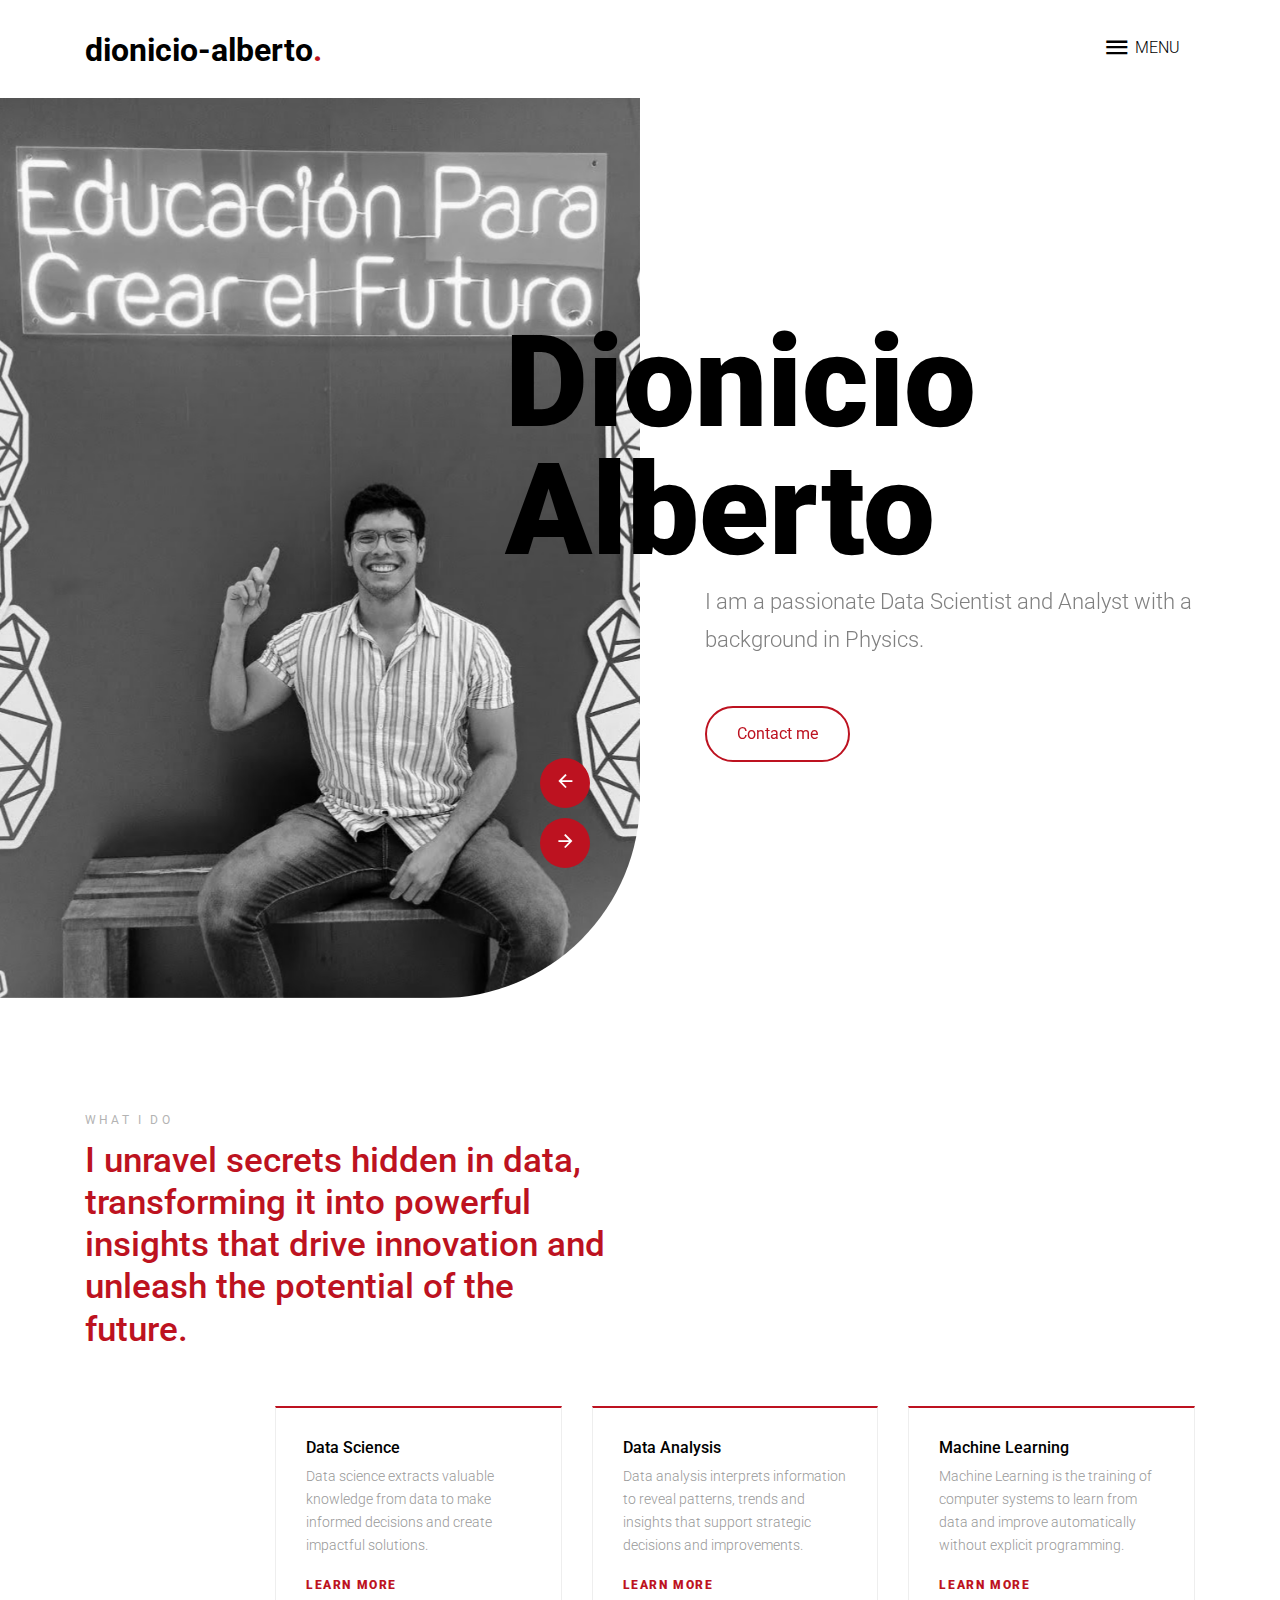
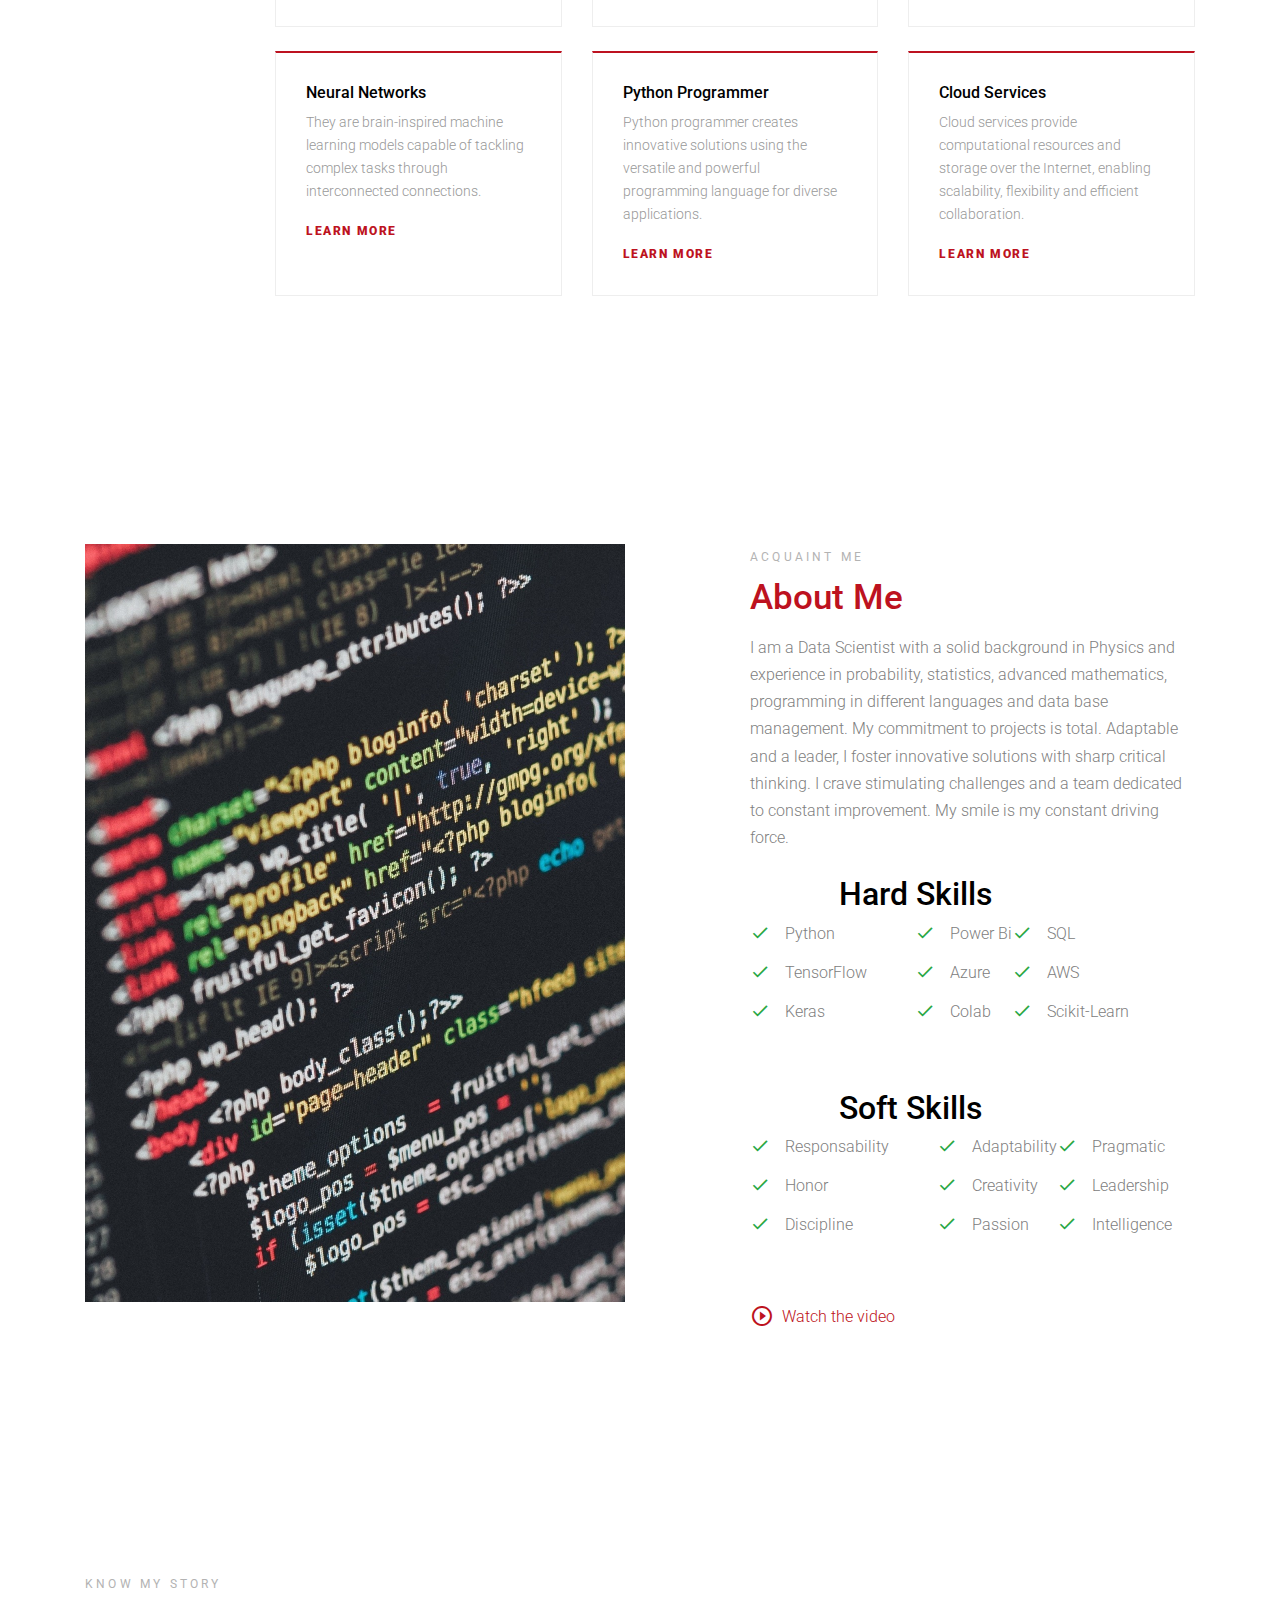
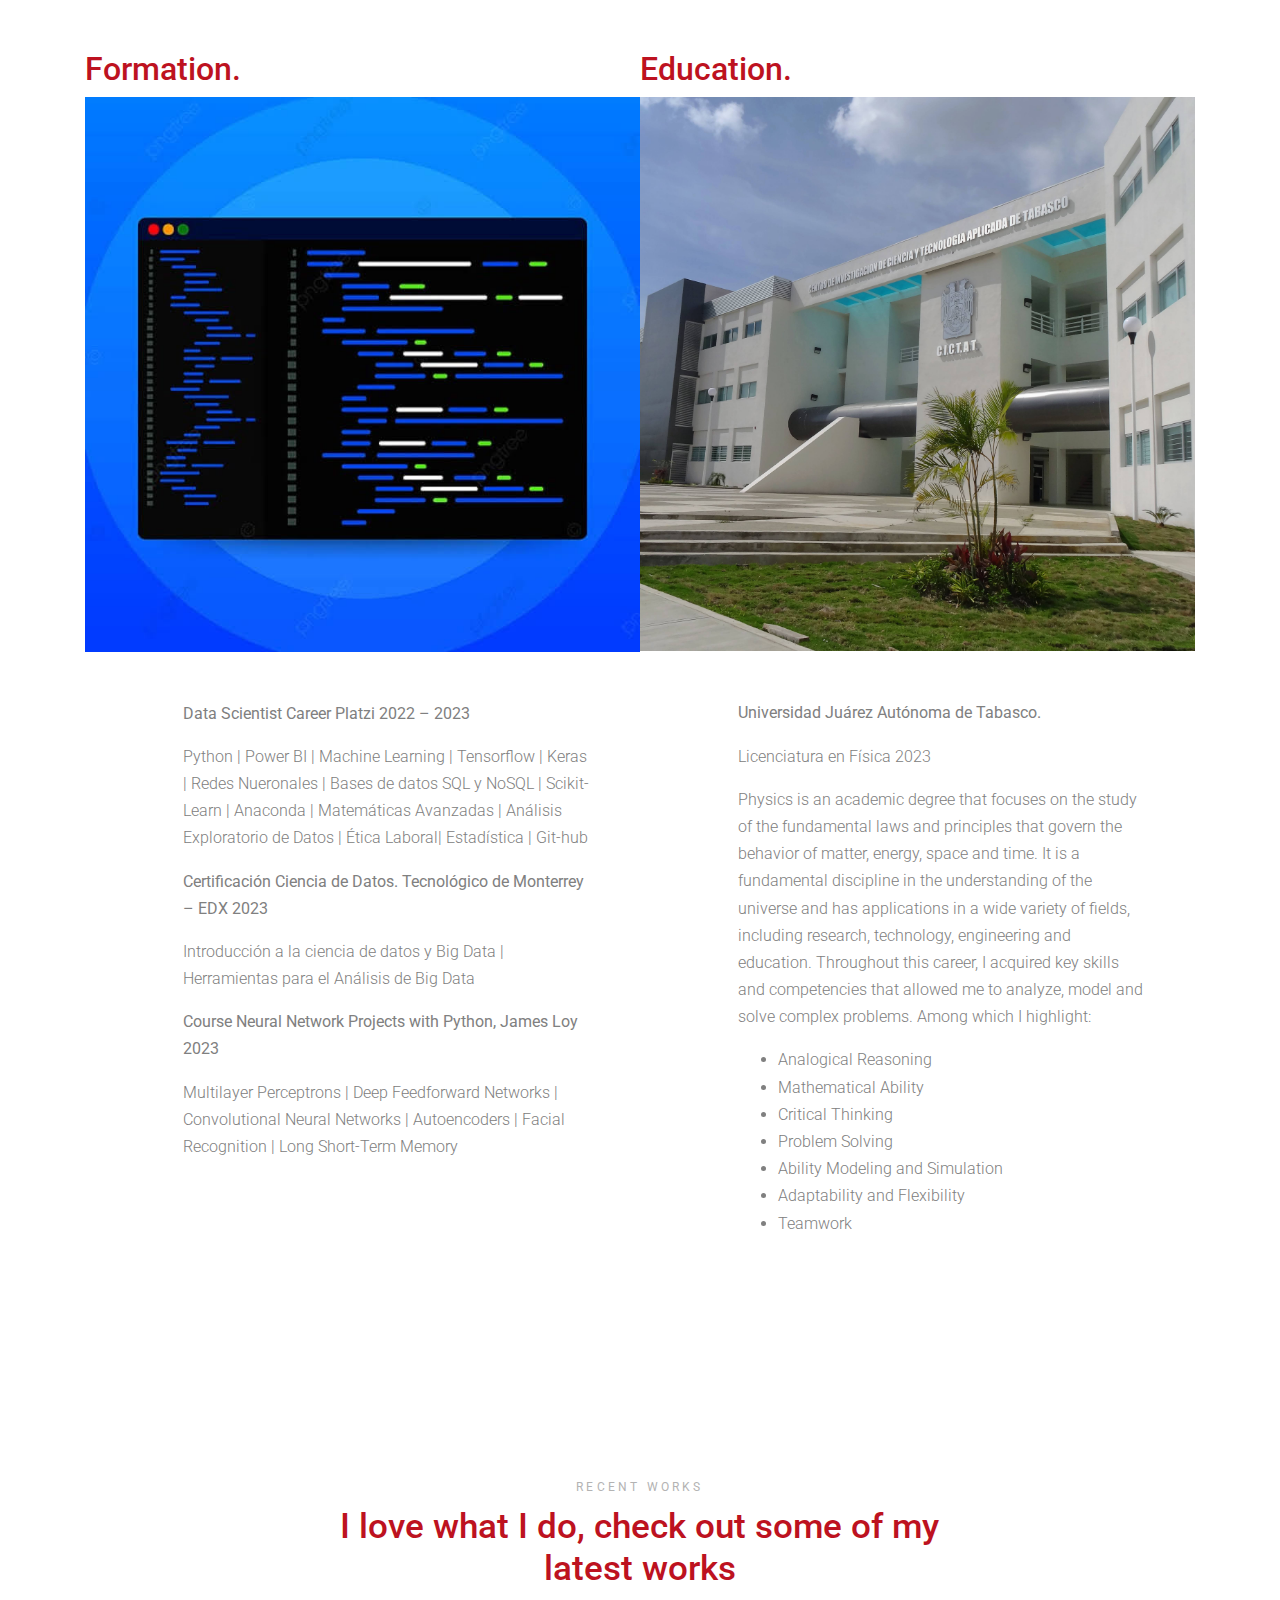
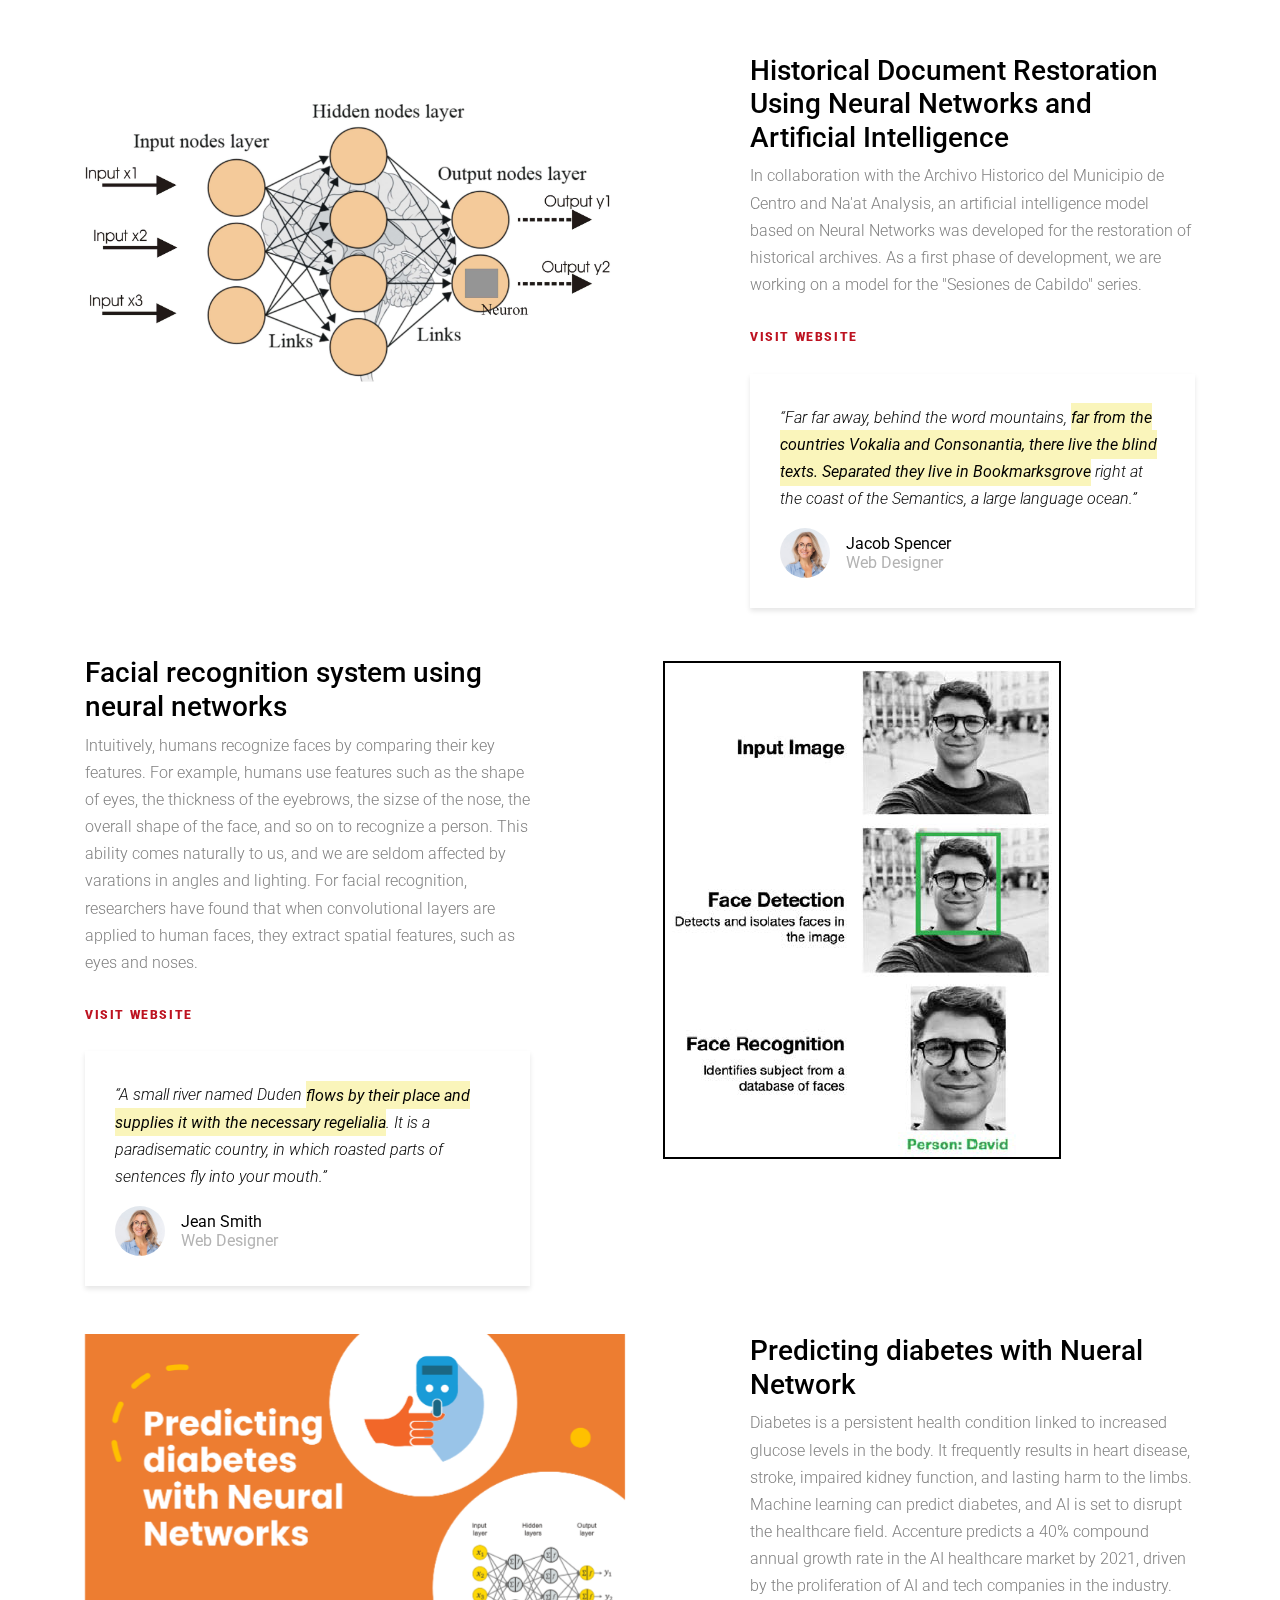
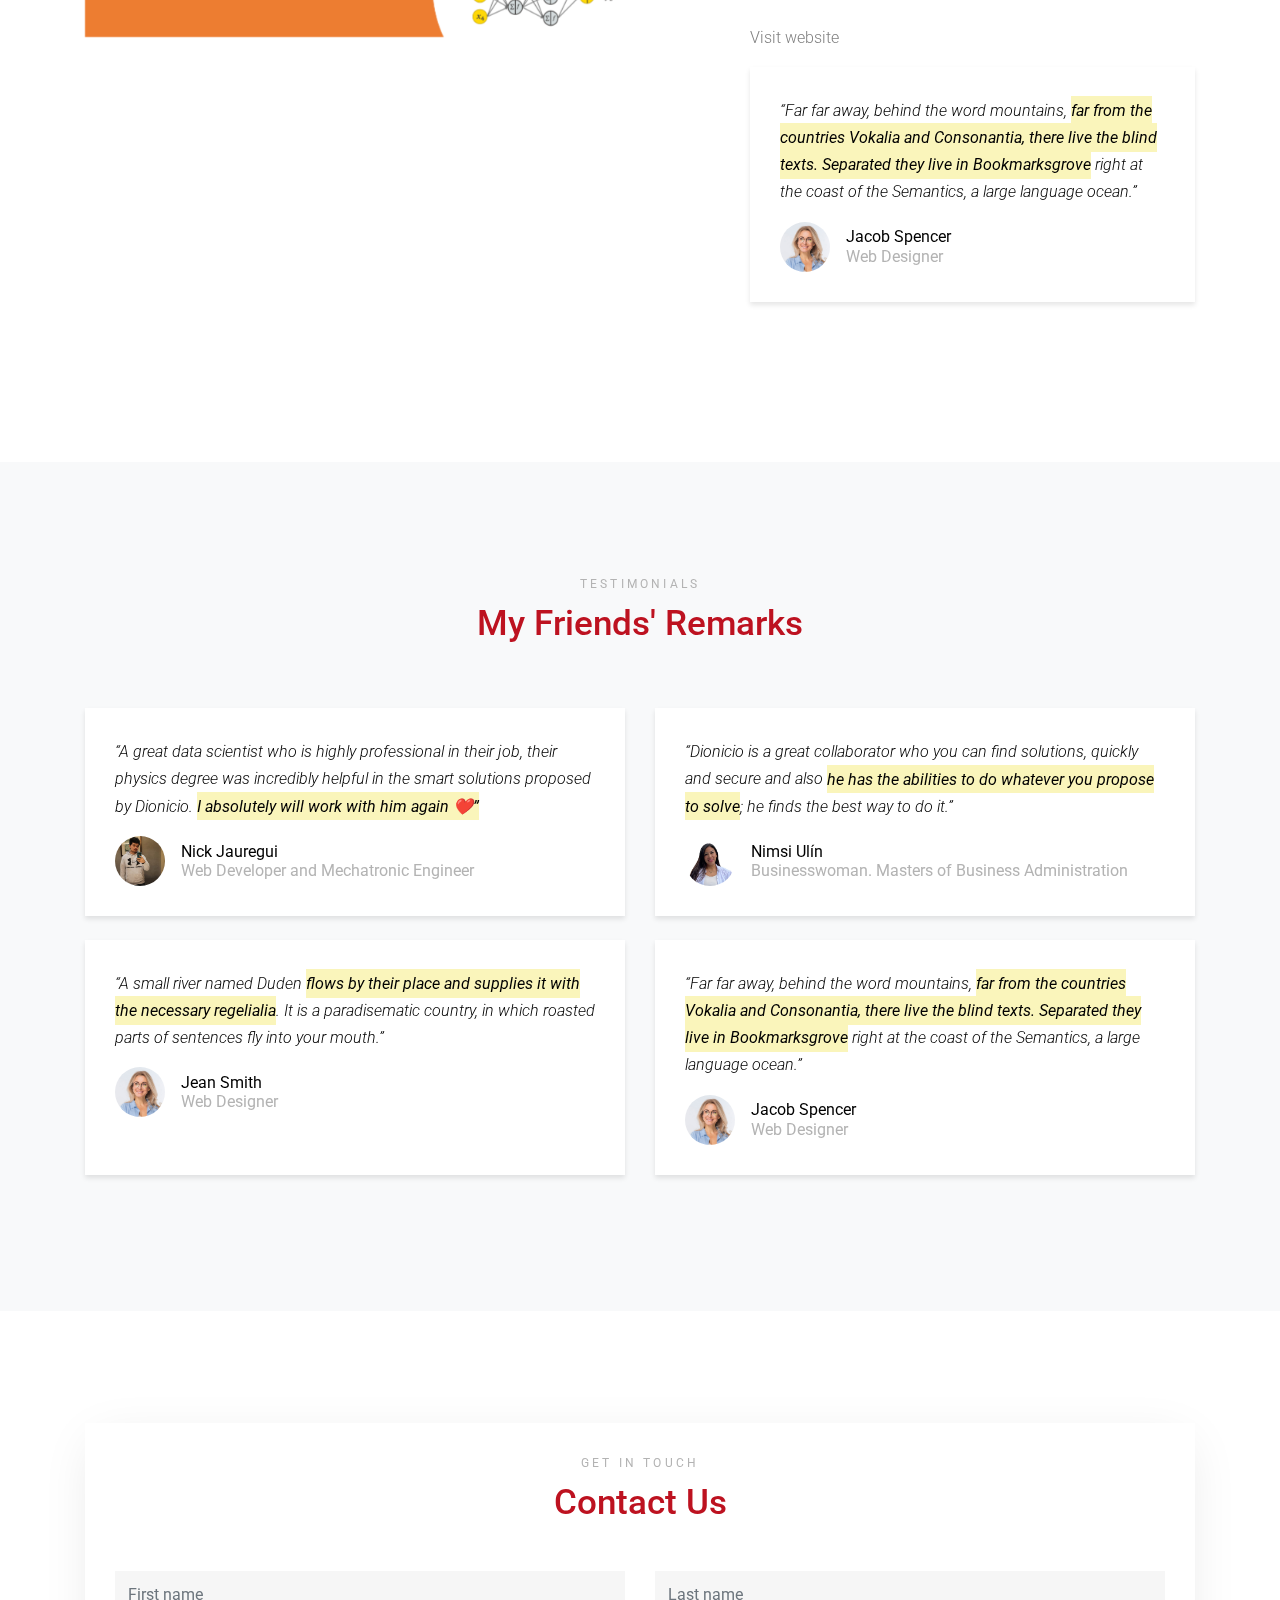
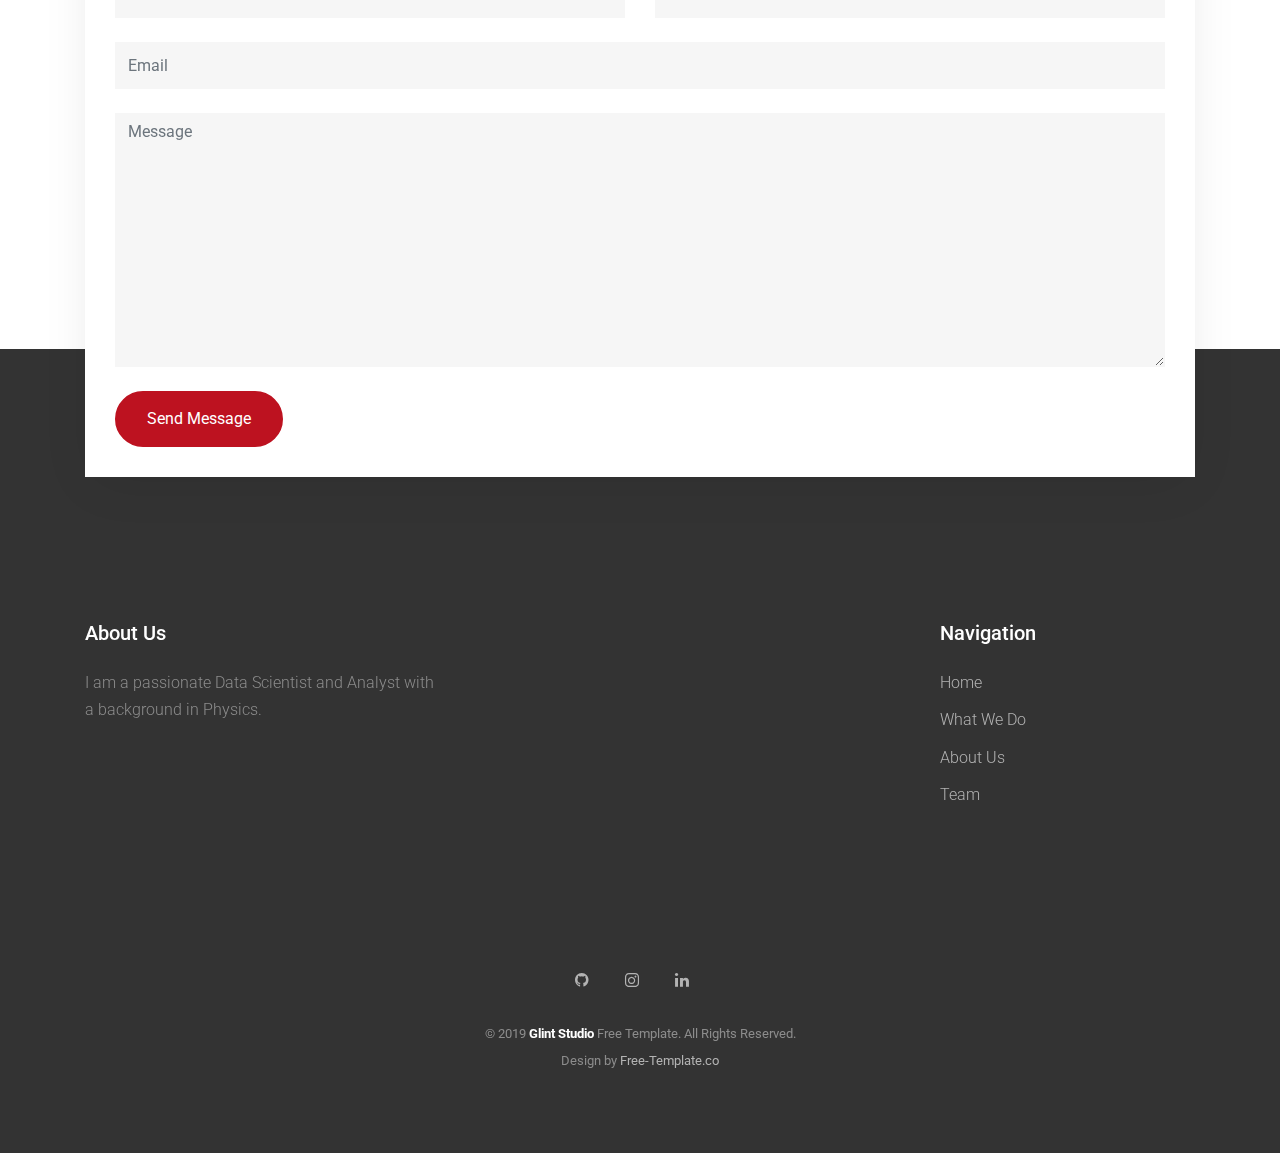
<file: index.html>
<!-- 
////////////////////////////////////////////////////////////////

Author: Free-Template.co
Author URL: http://free-template.co.
License: https://creativecommons.org/licenses/by/3.0/
License URL: https://creativecommons.org/licenses/by/3.0/
Site License URL: https://free-template.co/template-license/
  
Website:  https://free-template.co
Facebook: https://www.facebook.com/FreeDashTemplate.co
Twitter:  https://twitter.com/Free_Templateco
RSS Feed: https://feeds.feedburner.com/Free-templateco

////////////////////////////////////////////////////////////////
-->
<!DOCTYPE html>
<html lang="en">
  <head>
    <title>Dionicio-Alberto</title>
    <meta charset="utf-8">
    <meta name="viewport" content="width=device-width, initial-scale=1, shrink-to-fit=no">
    
    <meta name="description" content="" />
    <meta name="keywords" content="" />
    <meta name="author" content="Free-Template.co" />

    <link rel="shortcut icon" href="ftco-32x32.png">

    <link href="https://fonts.googleapis.com/css?family=Roboto:300,400,500,700,900" rel="stylesheet">
    <link rel="stylesheet" href="fonts/icomoon/style.css">
    <link rel="stylesheet" href="css/bootstrap.min.css">
    <link rel="stylesheet" href="css/animate.css">
    <link rel="stylesheet" href="css/owl.carousel.min.css">
    <link rel="stylesheet" href="css/owl.theme.default.min.css">
    <link rel="stylesheet" href="css/bootstrap-datepicker.css">
    
    
    <link rel="stylesheet" href="fonts/flaticon/font/flaticon.css">
  
    <link rel="stylesheet" href="css/aos.css">
    <link rel="stylesheet" href="css/jquery.fancybox.min.css">
    

    <link rel="stylesheet" href="css/style.css">
    
  </head>
  <body data-spy="scroll" data-target=".site-navbar-target" data-offset="300">
  
 <!--  <div id="overlayer"></div>
  <div class="loader">
    <div class="spinner-border text-primary" role="status">
      <span class="sr-only">Loading...</span>
    </div>
  </div> -->

  <div class="site-wrap">

    <div class="site-mobile-menu site-navbar-target">
      <div class="site-mobile-menu-header">
        <div class="site-mobile-menu-close mt-3">
          <span class="icon-close2 js-menu-toggle"></span>
        </div>
      </div>
      <div class="site-mobile-menu-body"></div>
    </div> <!-- .site-mobile-menu -->
    
    
    <div class="site-navbar-wrap">
      
      <div class="site-navbar site-navbar-target js-sticky-header">
        <div class="container">
          <div class="row align-items-center">
            <div class="col-6 col-md-4">
              <h1 class="my-0 site-logo"><a href="index.html">dionicio-alberto<span class="text-primary">.</span> </a></h1>
            </div>
            <div class="col-6 col-md-8">
              <nav class="site-navigation text-right" role="navigation">
                <div class="container">

                  <div class="d-inline-block d-lg-block ml-md-0 mr-auto py-3"><a href="#" class="site-menu-toggle js-menu-toggle text-black">
                    <span class="icon-menu h3"></span> <span class="menu-text">Menu</span>
                  </a></div>

                  <ul class="site-menu main-menu js-clone-nav d-none d-lg-none">
                    <li><a href="#home-section" class="nav-link">Home</a></li>
                    <li><a href="#what-we-do-section" class="nav-link">What I Do</a></li>
                    <li><a href="#about-section" class="nav-link">About Me</a></li>
                    <li><a href="#portfolio-section" class="nav-link">Portfolio</a></li>
                    <li><a href="#studio-section" class="nav-link">Gallery</a></li>
                    <li><a href="#contact-section" class="nav-link">Contact</a></li>
                  </ul>
                </div>
              </nav>
            </div>
          </div>
        </div>
      </div>
    </div> <!-- END .site-navbar-wrap -->
    
    <div class="site-blocks-cover" id="home-section">
      <div class="img-wrap">
        <div class="owl-carousel slide-one-item hero-slider">
          <div class="slide">
            <img src="images/glint_hero_1.jpg" alt="Dionicio FIME - UANL">  
          </div>
          <div class="slide">
            <img src="images/glint_hero_2.jpg" alt="Dionicio UNAM">  
          </div>
          <div class="slide">
            <img src="images/glint_hero_3.jpg" alt="Dionicio Collage">  
          </div>
        </div>
      </div>
      <div class="container">
        <div class="row">
          <div class="col-md-6 ml-auto align-self-center">
            <div class="intro">
              <div class="heading">
                <h1>Dionicio Alberto</h1>
              </div>
              <div class="text">
                <p class="sub-text mb-5">I am a passionate Data Scientist and Analyst with a background in Physics.</p>
                <p><a href="#contact-section" class="btn btn-outline-primary btn-md">Contact me</a></p>
              </div>
            </div>
          </div>
        </div>
      </div>
    </div> <!-- END .site-blocks-cover -->

    <div class="site-section" id="what-we-do-section">
      <div class="container">
        <div class="row mb-5">
          <div class="col-lg-6 section-title">
            <span class="sub-title mb-2 d-block">What I Do</span>
            <h2 class="title text-primary">I unravel secrets hidden in data, transforming it into powerful insights that drive innovation and unleash the potential of the future.</h2>
          </div>
        </div>
        <div class="row">
          <div class="col-lg-10 ml-auto">
            <div class="row">
              <div class="col-md-6 col-lg-4 mb-4 mb-lg-4">
                <div class="service h-100">
                  <h3>Data Science</h3>
                  <p>Data science extracts valuable knowledge from data to make informed decisions and create impactful solutions.</p>
                  <p><a href="/blog/data-science/index.html" class="readmore">Learn more</a></p>
                </div>
              </div>
              <div class="col-md-6 col-lg-4 mb-4 mb-lg-4">
                <div class="service h-100">
                  <h3>Data Analysis</h3>
                  <p>Data analysis interprets information to reveal patterns, trends and insights that support strategic decisions and improvements.</p>
                  <p><a href="/blog/data-analysis/index.html" class="readmore">Learn more</a></p>
                </div>
              </div>
              <div class="col-md-6 col-lg-4 mb-4 mb-lg-4">
                <div class="service h-100">
                  <h3>Machine Learning</h3>
                  <p>Machine Learning is the training of computer systems to learn from data and improve automatically without explicit programming.</p>
                  <p><a href="/blog/machine-learning/index.html" class="readmore">Learn more</a></p>
                </div>
              </div>

              <div class="col-md-6 col-lg-4 mb-4 mb-lg-4">
                <div class="service h-100">
                  <h3>Neural Networks</h3>
                  <p>They are brain-inspired machine learning models capable of tackling complex tasks through interconnected connections.</p>
                  <p><a href="/blog/neural-networks/index.html" class="readmore">Learn more</a></p>
                </div>
              </div>
              <div class="col-md-6 col-lg-4 mb-4 mb-lg-4">
                <div class="service h-100">
                  <h3>Python Programmer</h3>
                  <p> Python programmer creates innovative solutions using the versatile and powerful programming language for diverse applications.</p>
                  <p><a href="/blog/python-programmer/index.html" class="readmore">Learn more</a></p>
                </div>
              </div>
              <div class="col-md-6 col-lg-4 mb-4 mb-lg-4">
                <div class="service h-100">
                  <h3>Cloud Services</h3>
                  <p>Cloud services provide computational resources and storage over the Internet, enabling scalability, flexibility and efficient collaboration.</p>
                  <p><a href="blog/cloud-services/index.html" class="readmore">Learn more</a></p>
                </div>
              </div>
            </div>
          </div>
        </div>
      </div>
    </div> <!-- END .site-section -->

    <div class="site-section" id="about-section">
      <div class="container">
        <div class="row align-items-center">
          <div class="col-lg-6 mb-5">
            <img src="images/glint_about_1.jpg" alt="Coding" class="img-fluid">
          </div>
          <div class="col-lg-5 ml-auto section-title">
            <span class="sub-title mb-2 d-block">Acquaint Me</span>
            <h2 class="title text-primary mb-3">About Me</h2>
            <p class="mb-4">I am a Data Scientist with a solid background in Physics and experience in probability, statistics, advanced mathematics, programming in different languages and data base management. My commitment to projects is total. Adaptable and a leader, I foster innovative solutions with sharp critical thinking. I crave stimulating challenges and a team dedicated to constant improvement. My smile is my constant driving force.</p>
 
            <h2 class="col-lg-10 ml-auto">Hard Skills</h2>
            <div class="d-flex">
              <ul class="list-unstyled ul-check success mr-5">
                <li>Python</li>
                <li>TensorFlow</li>
                <li>Keras</li>
                
              </ul>
              <ul class="list-unstyled ul-check success">
                
                <li>Power Bi</li>
                <li>Azure</li>
                <li>Colab</li>
              </ul>
              <ul class="list-unstyled ul-check success">
                
                <li>SQL</li>
                <li>AWS</li>
                <li>Scikit-Learn</li>
              </ul>
            </div>

            <h2 class="col-lg-10 ml-auto">Soft Skills</h2>
            <div class="d-flex">
              <ul class="list-unstyled ul-check success mr-5">
                <li>Responsability</li>
                <li>Honor</li>
                <li>Discipline</li>
                
              </ul>
              <ul class="list-unstyled ul-check success">
                
                <li>Adaptability</li>
                <li>Creativity</li>
                <li>Passion</li>
              </ul>
              <ul class="list-unstyled ul-check success">
                
                <li>Pragmatic</li>
                <li>Leadership</li>
                <li>Intelligence</li>
              </ul>
            </div>

            <p><a data-fancybox data-ratio="2" href="https://vimeo.com/326176805" class="d-flex align-items-center"><span class="icon-play_circle_outline h4 m-0 mr-2"></span> <span>Watch the video</span></a></p>
          </div>
        </div>
      </div>
    </div> <!-- .END site-section -->


    <div class="site-section" id="what-we-do-section">
      <div class="container">
        <div class="row mb-5">
          <div class="col-lg-6 section-title">
            <span class="sub-title mb-2 d-block">KNOW MY STORY</span>
          </div>
        </div>
        <div class="row no-gutters">
          <div class="col-lg-6 mb-5 person">
            <h2 class="title text-primary">Formation.</h2>
            <img src="images/person_1.jpg" alt="Coding and formation online" class="img-fluid mb-5">

            <div class="row">
              <div class="col-lg-10 ml-auto">
                <div class="pr-lg-5">
                  <p><b>Data </b><b>Scientist</b> <b>Career</b> <b>Platzi</b><b> 2022 &ndash; 2023</b></p>
                  <p>Python | Power BI | Machine Learning | Tensorflow | Keras | Redes Nueronales | Bases de datos SQL y NoSQL | Scikit-Learn | Anaconda | Matem&aacute;ticas Avanzadas | An&aacute;lisis Exploratorio de Datos | &Eacute;tica Laboral| Estad&iacute;stica | Git-hub</p>
                  <p><b>Certificaci&oacute;n Ciencia de Datos. Tecnol&oacute;gico de Monterrey &ndash; EDX 2023</b></p>
                  <p>Introducci&oacute;n a la ciencia de datos y Big Data | Herramientas para el An&aacute;lisis de Big Data</p>
                  <p><b>Course Neural Network Projects with Python, James Loy 2023</b></p>
                  <p>Multilayer Perceptrons | Deep Feedforward Networks | Convolutional Neural Networks | Autoencoders | Facial Recognition | Long Short-Term Memory </p>
                  </p>
                </div>
              </div>
            </div>
          </div>
          <div class="col-lg-6 person">
            <h2 class="title text-primary">Education.</h2>
            <img src="images/person_2.jpg" alt="Centro De Investigación de Ciencia y Tecnologia Aplicada de Tabasco - UJAT" class="img-fluid mb-5">
            <div class="row">
              <div class="col-lg-10 ml-auto">
                <div class="pr-lg-5">
                  <p><b>Universidad Ju&aacute;rez Aut&oacute;noma de Tabasco. </b></p>
                  <p>Licenciatura en F&iacute;sica 2023</p>
                  <p>P<span>hysics is an academic degree that focuses on the study of the fundamental laws and principles that govern the behavior of matter, energy, space and time. It is a fundamental discipline in the understanding of the universe and has applications in a wide variety of fields, including research, technology, engineering and education. Throughout this career, I acquired key skills and competencies that allowed me to analyze, model and solve complex problems. Among which I highlight:</span><span class="white-space-pre"> </span></p>
                  <ul>
                  <li><span>Analogical Reasoning&nbsp;</span></li>
                  <li><span>Mathematical Ability&nbsp;</span></li>
                  <li><span>Critical Thinking&nbsp;</span></li>
                  <li><span>Problem Solving </span></li>
                  <li><span>Ability&nbsp;</span><span>Modeling and Simulation&nbsp;</span></li>
                  <li><span>Adaptability and Flexibility&nbsp;</span></li>
                  <li><span>Teamwork&nbsp;</span></li>
                  </ul>
                  </p>
                </div>
              </div>
            </div>
          </div>
        </div>
      </div>
    </div>
    

    <div class="site-section" id="portfolio-section">
      <div class="container">
        <div class="row mb-5 ">
          <div class="col-md-7 section-title text-center mx-auto">
            <span class="sub-title mb-2 d-block">Recent Works</span>
            <h2 class="title text-primary mb-3">I love what I do, check out some of my latest works</h2>
          </div>
        </div>
        <div class="row mb-5">
          <div class="col-lg-6 mb-4 mb-lg-0">
            <img src="images/sq_img_2.jpg" alt="Documents Restaurati" class="img-fluid">
          </div>
          <div class="col-lg-5 h-100 jm-sticky-top ml-auto">
            <h3>Historical Document Restoration Using Neural Networks and Artificial Intelligence</h3>
            <p class="mb-4">In collaboration with the Archivo Historico del Municipio de Centro and Na'at Analysis, an artificial intelligence model based on Neural Networks was developed for the restoration of historical archives. As a first phase of development, we are working on a model for the "Sesiones de Cabildo" series.</p>
            <p class="mb-4"><a href="https://github.com/Naat-Analysis/Restauracion-Con-Redes-Neuronales" class="readmore">Visit website</a></p>
            <div class="testimonial bg-white h-100">
              <blockquote class="mb-3">
                <p>&ldquo;Far far away, behind the word mountains, <strong>far from the countries Vokalia and Consonantia, there live the blind texts. Separated they live in Bookmarksgrove</strong> right at the coast of the Semantics, a large language ocean.&rdquo;</p>
              </blockquote>
              <div class="d-flex align-items-center vcard">
                <figure class="mb-0 mr-3">
                  <img src="images/person_4.jpg" alt="Free website template by Free-Template.co" class="img-fluid ounded-circle">
                </figure>
                <div class="vcard-text">
                  <span class="d-block">Jacob Spencer</span>
                  <span class="position">Web Designer</span>
                </div>
              </div>
            </div>
          </div>
        </div>

        <div class="row mb-5">
          <div class="col-lg-6 order-1 order-lg-2 mb-4 mb-lg-0">
            <img src="images/sq_img_3.jpg" alt="Free website template by Free-Template.co" class="img-fluid">
          </div>
          <div class="col-lg-5 h-100 jm-sticky-top mr-auto order-2 order-lg-1">
            <h3>Facial recognition system using neural networks</h3>
            <p class="mb-4">Intuitively, humans recognize faces by comparing their key features. For example, humans use features such as the shape of eyes, the thickness of the eyebrows, the sizse of the nose, the overall shape of the face, and so on to recognize a person. This ability comes naturally to us, and we are seldom affected by varations in angles and lighting. For facial recognition, researchers have found that when convolutional layers are applied to human faces, they extract spatial features, such as eyes and noses.</p>
            <p class="mb-4"><a href="https://github.com/dionicio-alberto/Facial-Recognition-System-with-Neural-Networks" class="readmore">Visit website</a></p>
            <div class="testimonial bg-white h-100">
              <blockquote class="mb-3">
                <p>&ldquo;A small river named Duden <strong>flows by their place and supplies it with the necessary regelialia</strong>. It is a paradisematic country, in which roasted parts of sentences fly into your mouth.&rdquo;</p>
              </blockquote>
              <div class="d-flex align-items-center vcard">
                <figure class="mb-0 mr-3">
                  <img src="images/person_4.jpg" alt="Free website template by Free-Template.co" class="img-fluid ounded-circle">
                </figure>
                <div class="vcard-text">
                  <span class="d-block">Jean Smith</span>
                  <span class="position">Web Designer</span>
                </div>
              </div>
            </div>
          </div>
        </div>

          <div class="row mb-5">
          <div class="col-lg-6 mb-4 mb-lg-0">
            <img src="images/sq_img_6.jpg" alt="Free website template by Free-Template.co" class="img-fluid">
          </div>
          <div class="col-lg-5 h-100 jm-sticky-top ml-auto">
            <h3>Predicting diabetes with Nueral Network</h3>
            <p class="mb-4">Diabetes is a persistent health condition linked to increased glucose levels in the body. It frequently results in heart disease, stroke, impaired kidney function, and lasting harm to the limbs.

              Machine learning can predict diabetes, and AI is set to disrupt the healthcare field. Accenture predicts a 40% compound annual growth rate in the AI healthcare market by 2021, driven by the proliferation of AI and tech companies in the industry.</p>
            <p class="mb-4><a href="https://github.com/dionicio-alberto/Predicting-Diabetes-with-Neural-Networks" class="readmore">Visit website</a></p>
            <div class="testimonial bg-white h-100">
              <blockquote class="mb-3">
                <p>&ldquo;Far far away, behind the word mountains, <strong>far from the countries Vokalia and Consonantia, there live the blind texts. Separated they live in Bookmarksgrove</strong> right at the coast of the Semantics, a large language ocean.&rdquo;</p>
              </blockquote>
              <div class="d-flex align-items-center vcard">
                <figure class="mb-0 mr-3">
                  <img src="images/person_4.jpg" alt="Free website template by Free-Template.co" class="img-fluid ounded-circle">
                </figure>
                <div class="vcard-text">
                  <span class="d-block">Jacob Spencer</span>
                  <span class="position">Web Designer</span>
                </div>
              </div>
            </div>
          </div>
        </div>

      </div>
    </div>

    <div class="site-section bg-light">
      <div class="container">
         <div class="row mb-5 ">
          <div class="col-md-7 section-title text-center mx-auto">
            <span class="sub-title mb-2 d-block">Testimonials</span>
            <h2 class="title text-primary mb-3">My Friends' Remarks</h2>
          </div>
        </div>
        <div class="row">
          <div class="col-lg-6 mb-4">
            <div class="testimonial bg-white h-100">
              <blockquote class="mb-3">
                <p>&ldquo;A great data scientist who is highly professional in their job, their physics degree was incredibly helpful in the smart solutions proposed by Dionicio. <strong>I absolutely will work with him again ❤&rdquo; </strong></p>
              </blockquote>
              <div class="d-flex align-items-center vcard">
                <figure class="mb-0 mr-3">
                  <img src="images/nick.jpg" alt="Free website template by Free-Template.co" class="img-fluid ounded-circle">
                </figure>
                <div class="vcard-text">
                  <span class="d-block">Nick Jauregui </span>
                  <span class="position">Web Developer and Mechatronic Engineer</span>
                </div>
              </div>
            </div>
          </div>
          <div class="col-lg-6 mb-4">
            <div class="testimonial bg-white h-100">
              <blockquote class="mb-3">
                <p>&ldquo;Dionicio is a great collaborator who you can find solutions, quickly and secure and also <strong>he has the abilities to do whatever you propose to solve</strong>; he finds the best way to do it.&rdquo;</p>
              </blockquote>
              <div class="d-flex align-items-center vcard">
                <figure class="mb-0 mr-3">
                  <img src="images/nim.jpg" alt="Free website template by Free-Template.co" class="img-fluid ounded-circle">
                </figure>
                <div class="vcard-text">
                  <span class="d-block">Nimsi Ulín</span>
                  <span class="position">Businesswoman. Masters of Business Administration</span>
                </div>
              </div>
            </div>
          </div>

          <div class="col-lg-6 mb-4">
            <div class="testimonial bg-white h-100">
              <blockquote class="mb-3">
                <p>&ldquo;A small river named Duden <strong>flows by their place and supplies it with the necessary regelialia</strong>. It is a paradisematic country, in which roasted parts of sentences fly into your mouth.&rdquo;</p>
              </blockquote>
              <div class="d-flex align-items-center vcard">
                <figure class="mb-0 mr-3">
                  <img src="images/person_4.jpg" alt="Free website template by Free-Template.co" class="img-fluid ounded-circle">
                </figure>
                <div class="vcard-text">
                  <span class="d-block">Jean Smith</span>
                  <span class="position">Web Designer</span>
                </div>
              </div>
            </div>
            
          </div>
          <div class="col-lg-6 mb-4">
            <div class="testimonial bg-white h-100">
              <blockquote class="mb-3">
                <p>&ldquo;Far far away, behind the word mountains, <strong>far from the countries Vokalia and Consonantia, there live the blind texts. Separated they live in Bookmarksgrove</strong> right at the coast of the Semantics, a large language ocean.&rdquo;</p>
              </blockquote>
              <div class="d-flex align-items-center vcard">
                <figure class="mb-0 mr-3">
                  <img src="images/person_4.jpg" alt="Free website template by Free-Template.co" class="img-fluid ounded-circle">
                </figure>
                <div class="vcard-text">
                  <span class="d-block">Jacob Spencer</span>
                  <span class="position">Web Designer</span>
                </div>
              </div>
            </div>
          </div>
        </div>
      </div>
    </div>


    
   
    
    <div class="site-section" id="contact-section">
      <div class="container">
        <form action="" class="contact-form">

          <div class="section-title text-center mb-5">
            <span class="sub-title mb-2 d-block">Get In Touch</span>
            <h2 class="title text-primary">Contact Us</h2>
          </div>

          <div class="row mb-4">
            <div class="col-md-6 mb-4 mb-md-0">
              <input type="text" class="form-control" placeholder="First name">
            </div>
            <div class="col-md-6">
              <input type="text" class="form-control" placeholder="Last name">
            </div>
          </div>

          <div class="row mb-4">
            <div class="col-12">
              <input type="text" class="form-control" placeholder="Email">
            </div>
          </div>

          <div class="row mb-4">
            <div class="col-12">
              <textarea class="form-control" name="" id="" cols="30" rows="10" placeholder="Message"></textarea>
            </div>
          </div>

          <div class="row">
            <div class="col-12">
              <button type="submit" class="btn btn-primary btn-md">Send Message</button>
            </div>
          </div>

        </form>
      </div>
    </div> <!-- END .site-section -->
  
    <footer class="site-footer">
      <div class="container">
        <div class="row">
          <div class="col-lg-4 mb-5 mb-lg-0">
            <div class="row mb-5">
              <div class="col-12">
                <h3 class="footer-heading mb-4">About Us</h3>
                <p>I am a passionate Data Scientist and Analyst with a background in Physics.</p>
              </div>
            </div>
            

            
          </div>
          <div class="col-lg-3 ml-auto">
           
            <div class="row mb-5">
              <div class="col-md-12">
                <h3 class="footer-heading mb-4">Navigation</h3>
              </div>
              <div class="col-md-6 col-lg-6">
                <ul class="list-unstyled">
                  <li><a href="#home-section" class="smoothscroll">Home</a></li>
                  <li><a href="#what-we-do-section" class="smoothscroll">What We Do</a></li>
                  <li><a href="#about-section" class="smoothscroll">About Us</a></li>
                  <li><a href="#team-section"  class="smoothscroll">Team</a></li>
                </ul>
              </div>
              
            </div>
            
          </div>
        
          
        </div>
        <div class="row pt-5 mt-5 text-center">
          <div class="col-md-12">
            <div class="mb-4">
                  <a href="https://github.com/dionicio-alberto" class="pl-0 pr-3"><span class="icon-github"></span></a>
                  <a href="https://www.instagram.com/gatitoquelegustaelmambo_/" class="pl-3 pr-3"><span class="icon-instagram"></span></a>
                  <a href="https://www.linkedin.com/in/dionicio-alberto/" class="pl-3 pr-3"><span class="icon-linkedin"></span></a>
                </div>
            <p>
              <!-- Link back to Free-Template.co can't be removed. Template is licensed under CC BY 3.0. -->
          <small class="block">&copy; 2019 <strong class="text-white">Glint Studio</strong> Free Template. All Rights Reserved. <br> Design by <a href="https://free-template.co/" target="_blank">Free-Template.co</a></small> 
          </p>
          </div>
          
        </div>
      </div>
    </footer>
  </div>

  <script src="js/jquery-3.3.1.min.js"></script>
  <script src="js/popper.min.js"></script>
  <script src="js/bootstrap.min.js"></script>
  <script src="js/owl.carousel.min.js"></script>
  <script src="js/aos.js"></script>
  <script src="js/jquery.sticky.js"></script>
  <script src="js/stickyfill.min.js"></script>
  <script src="js/jquery.easing.1.3.js"></script>
  <script src="js/isotope.pkgd.min.js"></script>
  
  <script src="js/jquery.fancybox.min.js"></script>
  <script src="js/main.js"></script>

     
  </body>
</html>
</file>
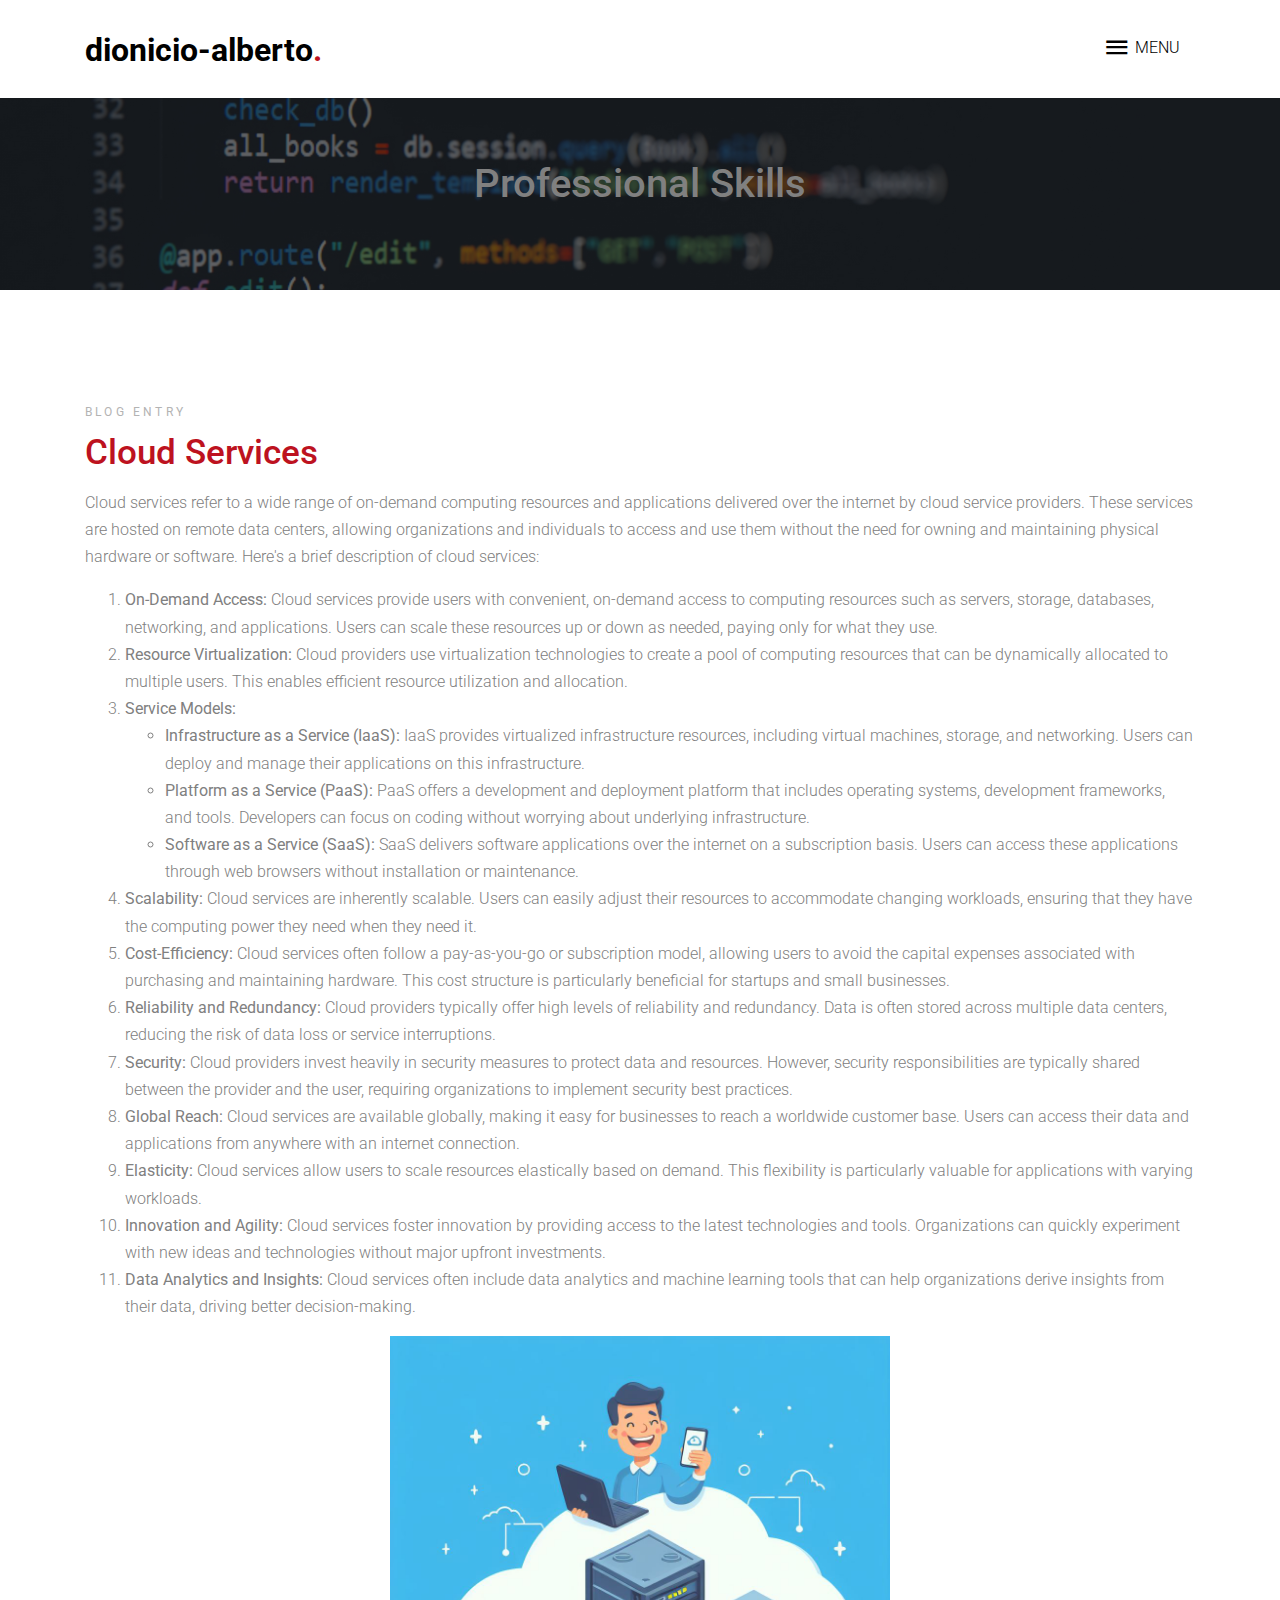
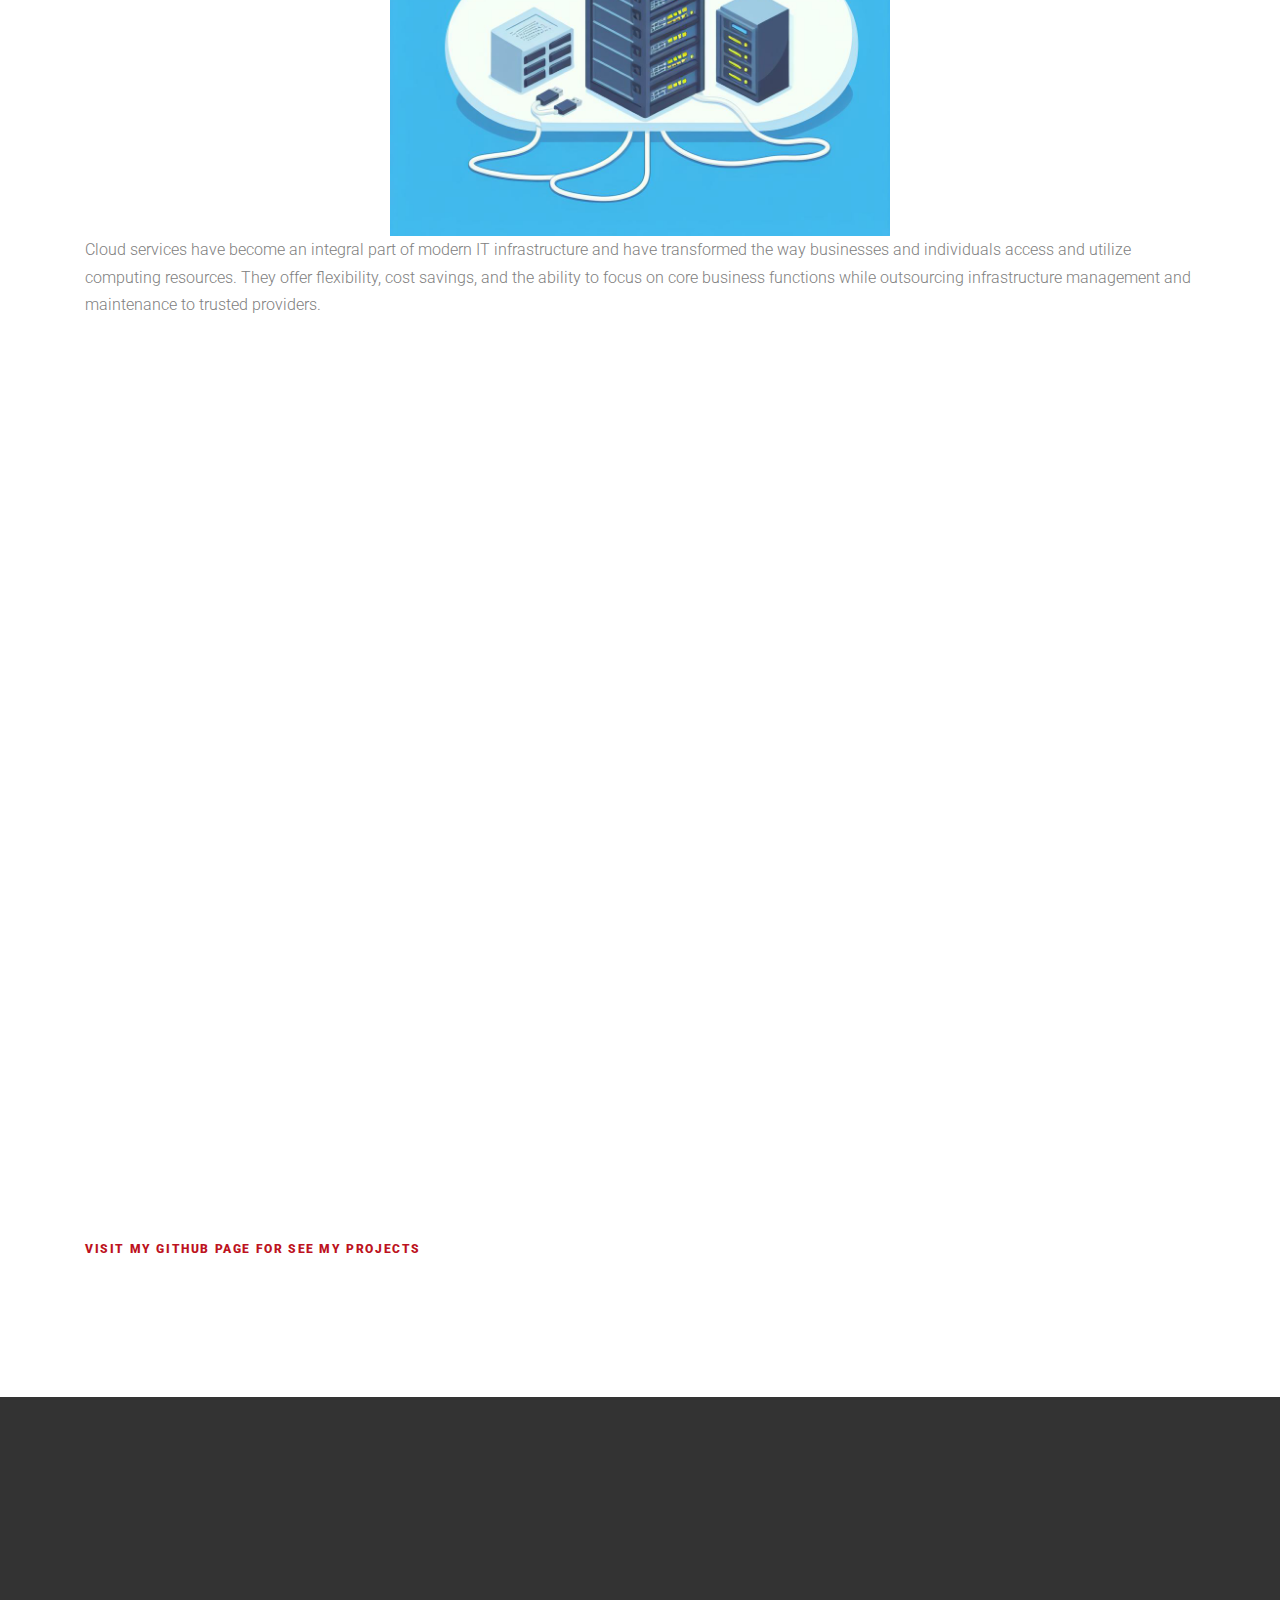
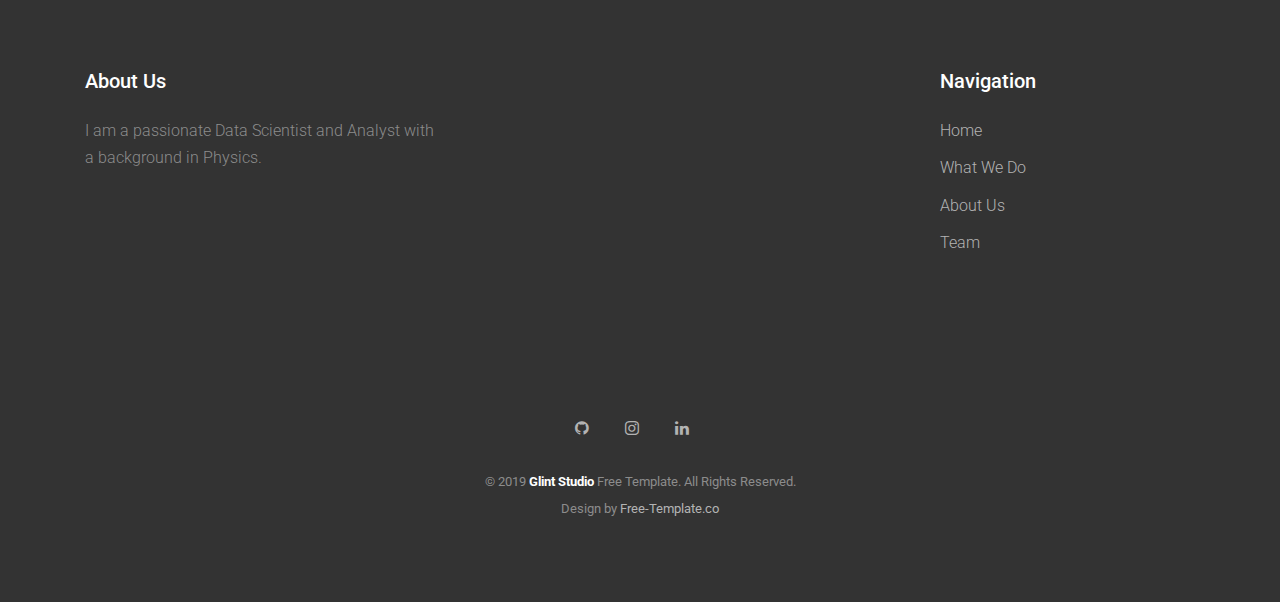
<file: blog/cloud-services/index.html>
<!--
////////////////////////////////////////////////////////////////

Author: Free-Template.co
Author URL: http://free-template.co.
License: https://creativecommons.org/licenses/by/3.0/
License URL: https://creativecommons.org/licenses/by/3.0/
Site License URL: https://free-template.co/template-license/

Website:  https://free-template.co
Facebook: https://www.facebook.com/FreeDashTemplate.co
Twitter:  https://twitter.com/Free_Templateco
RSS Feed: https://feeds.feedburner.com/Free-templateco

////////////////////////////////////////////////////////////////
-->
<!DOCTYPE html>
<html lang="en">
  <head>
    <title>Dionicio-Alberto</title>
    <meta charset="utf-8">
    <meta name="viewport" content="width=device-width, initial-scale=1, shrink-to-fit=no">

    <meta name="description" content="" />
    <meta name="keywords" content="" />
    <meta name="author" content="Dionicio Alberto" />

    <link rel="shortcut icon" href="/../../ftco-32x32.png">

    <link href="https://fonts.googleapis.com/css?family=Roboto:300,400,500,700,900" rel="stylesheet">
    <link rel="stylesheet" href="../../fonts/icomoon/style.css">
    <link rel="stylesheet" href="../../css/bootstrap.min.css">
    <link rel="stylesheet" href="../../css/animate.css">
    <link rel="stylesheet" href="../../css/owl.carousel.min.css">
    <link rel="stylesheet" href="../../css/owl.theme.default.min.css">
    <link rel="stylesheet" href="../../css/bootstrap-datepicker.css">


    <link rel="stylesheet" href="../../fonts/flaticon/font/flaticon.css">

    <link rel="stylesheet" href="../../css/aos.css">
    <link rel="stylesheet" href="../../css/jquery.fancybox.min.css">


    <link rel="stylesheet" href="../../css/style.css">


    <title>Video Centrado</title>
    <style>
        .video-container {
            display: flex;
            justify-content: center;
            align-items: center;
            height: 100vh; /* Esto centra verticalmente el video en la ventana del navegador */
        }

        /* Establece un ancho máximo para el video */
        .video-container iframe {
            max-width: 500;
            height: 400;
        }
    </style>

  </head>
  <body data-spy="scroll" data-target=".site-navbar-target" data-offset="300">

 <!--  <div id="overlayer"></div>
  <div class="loader">
    <div class="spinner-border text-primary" role="status">
      <span class="sr-only">Loading...</span>
    </div>
  </div> -->

  <div class="site-wrap">

    <div class="site-mobile-menu site-navbar-target">
      <div class="site-mobile-menu-header">
        <div class="site-mobile-menu-close mt-3">
          <span class="icon-close2 js-menu-toggle"></span>
        </div>
      </div>
      <div class="site-mobile-menu-body"></div>
    </div> <!-- .site-mobile-menu -->


    <div class="site-navbar-wrap">

      <div class="site-navbar site-navbar-target js-sticky-header">
        <div class="container">
          <div class="row align-items-center">
            <div class="col-6 col-md-4">
              <h1 class="my-0 site-logo"><a href="../../index.html">dionicio-alberto<span class="text-primary">.</span> </a></h1>
            </div>
            <div class="col-6 col-md-8">
              <nav class="site-navigation text-right" role="navigation">
                <div class="container">

                  <div class="d-inline-block d-lg-block ml-md-0 mr-auto py-3"><a href="#" class="site-menu-toggle js-menu-toggle text-black">
                    <span class="icon-menu h3"></span> <span class="menu-text">Menu</span>
                  </a></div>

                  <ul class="site-menu main-menu js-clone-nav d-none d-lg-none">
                    <li><a href="/#home-section" class="nav-link">Home</a></li>
                    <li><a href="/#what-we-do-section" class="nav-link">What I Do</a></li>
                    <li><a href="/#about-section" class="nav-link">About Me</a></li>
                    <li><a href="/#portfolio-section" class="nav-link">Portfolio</a></li>
                    <li><a href="/#studio-section" class="nav-link">Gallery</a></li>
                    <li><a href="/#contact-section" class="nav-link">Contact</a></li>
                  </ul>
                </div>
              </nav>
            </div>
          </div>
        </div>
      </div>
    </div> <!-- END .site-navbar-wrap -->

    <section id="header-propeties" style="background-image: url('../../images/fondo_blog.jpg')">
      <div class="filter"></div>
      <h1 class="header-propeties-details-contact mb-5">Professional Skills</h1>
    </section>


    <div class="site-section" id="about-section">
      <div class="container">
        <div class="row align-items-center">
          <div class="col-lg-12 section-title">
            <span class="sub-title mb-2 d-block">Blog Entry</span>
            <h2 class="title text-primary mb-3">Cloud Services</h2>
            <p>Cloud services refer to a wide range of on-demand computing resources and applications delivered over the internet by cloud service providers. These services are hosted on remote data centers, allowing organizations and individuals to access and use them without the need for owning and maintaining physical hardware or software. Here's a brief description of cloud services:</p>
            <ol>
              <li><strong>On-Demand Access:</strong> Cloud services provide users with convenient, on-demand access to computing resources such as servers, storage, databases, networking, and applications. Users can scale these resources up or down as needed, paying only for what they use.</li>
              <li><strong>Resource Virtualization:</strong> Cloud providers use virtualization technologies to create a pool of computing resources that can be dynamically allocated to multiple users. This enables efficient resource utilization and allocation.</li>
              <li><strong>Service Models:</strong>
                <ul>
                  <li><strong>Infrastructure as a Service (IaaS):</strong> IaaS provides virtualized infrastructure resources, including virtual machines, storage, and networking. Users can deploy and manage their applications on this infrastructure.</li>
                  <li><strong>Platform as a Service (PaaS):</strong> PaaS offers a development and deployment platform that includes operating systems, development frameworks, and tools. Developers can focus on coding without worrying about underlying infrastructure.</li>
                  <li><strong>Software as a Service (SaaS):</strong> SaaS delivers software applications over the internet on a subscription basis. Users can access these applications through web browsers without installation or maintenance.</li>
                </ul>
              </li>
              <li><strong>Scalability:</strong> Cloud services are inherently scalable. Users can easily adjust their resources to accommodate changing workloads, ensuring that they have the computing power they need when they need it.</li>
              <li><strong>Cost-Efficiency:</strong> Cloud services often follow a pay-as-you-go or subscription model, allowing users to avoid the capital expenses associated with purchasing and maintaining hardware. This cost structure is particularly beneficial for startups and small businesses.</li>
              <li><strong>Reliability and Redundancy:</strong> Cloud providers typically offer high levels of reliability and redundancy. Data is often stored across multiple data centers, reducing the risk of data loss or service interruptions.</li>
              <li><strong>Security:</strong> Cloud providers invest heavily in security measures to protect data and resources. However, security responsibilities are typically shared between the provider and the user, requiring organizations to implement security best practices.</li>
              <li><strong>Global Reach:</strong> Cloud services are available globally, making it easy for businesses to reach a worldwide customer base. Users can access their data and applications from anywhere with an internet connection.</li>
              <li><strong>Elasticity:</strong> Cloud services allow users to scale resources elastically based on demand. This flexibility is particularly valuable for applications with varying workloads.</li>
              <li><strong>Innovation and Agility:</strong> Cloud services foster innovation by providing access to the latest technologies and tools. Organizations can quickly experiment with new ideas and technologies without major upfront investments.</li>
              <li><strong>Data Analytics and Insights:</strong> Cloud services often include data analytics and machine learning tools that can help organizations derive insights from their data, driving better decision-making.</li>
             </ol>
            <div style="display: flex; justify-content: center; align-items: center;">
              <img src="../../images/cloud.jpeg" alt="Coding" class="img-fluid" width="500">
            </div>
            <p>Cloud services have become an integral part of modern IT infrastructure and have transformed the way businesses and individuals access and utilize computing resources. They offer flexibility, cost savings, and the ability to focus on core business functions while outsourcing infrastructure management and maintenance to trusted providers.</p>
            
            <div class="video-container">
              <iframe width="560" height="287" src="https://www.youtube.com/embed/_x6ghsI8db8" title="Where’s my data? Implications of cloud computing for you! | Matthias Farwick | TEDxInnsbruck" frameborder="0" allow="accelerometer; autoplay; clipboard-write; encrypted-media; gyroscope; picture-in-picture; web-share" allowfullscreen></iframe>
            </div>

            <p class="mb-4"><a href="https://github.com/dionicio-alberto/" class="readmore">Visit my GitHub page for see my projects</a></p>
          </div>
        </div>
      </div>
    </div> <!-- .END site-section -->

    <footer class="site-footer">
      <div class="container">
        <div class="row">
          <div class="col-lg-4 mb-5 mb-lg-0">
            <div class="row mb-5">
              <div class="col-12">
                <h3 class="footer-heading mb-4">About Us</h3>
                <p>I am a passionate Data Scientist and Analyst with a background in Physics.</p>
              </div>
            </div>
            

            
          </div>
          <div class="col-lg-3 ml-auto">
           
            <div class="row mb-5">
              <div class="col-md-12">
                <h3 class="footer-heading mb-4">Navigation</h3>
              </div>
              <div class="col-md-6 col-lg-6">
                <ul class="list-unstyled">
                  <li><a href="#home-section" class="smoothscroll">Home</a></li>
                  <li><a href="#what-we-do-section" class="smoothscroll">What We Do</a></li>
                  <li><a href="#about-section" class="smoothscroll">About Us</a></li>
                  <li><a href="#team-section"  class="smoothscroll">Team</a></li>
                </ul>
              </div>
              
            </div>
            
          </div>
        
          
        </div>
        <div class="row pt-5 mt-5 text-center">
          <div class="col-md-12">
            <div class="mb-4">
                  <a href="https://github.com/dionicio-alberto" class="pl-0 pr-3"><span class="icon-github"></span></a>
                  <a href="https://www.instagram.com/gatitoquelegustaelmambo_/" class="pl-3 pr-3"><span class="icon-instagram"></span></a>
                  <a href="https://www.linkedin.com/in/dionicio-alberto/" class="pl-3 pr-3"><span class="icon-linkedin"></span></a>
                </div>
            <p>
              <!-- Link back to Free-Template.co can't be removed. Template is licensed under CC BY 3.0. -->
          <small class="block">&copy; 2019 <strong class="text-white">Glint Studio</strong> Free Template. All Rights Reserved. <br> Design by <a href="https://free-template.co/" target="_blank">Free-Template.co</a></small>
          </p>
          </div>

        </div>
      </div>
    </footer>
  </div>

  <script src="../../js/jquery-3.3.1.min.js"></script>
  <script src="../../js/popper.min.js"></script>
  <script src="../../js/bootstrap.min.js"></script>
  <script src="../../js/owl.carousel.min.js"></script>
  <script src="../../js/aos.js"></script>
  <script src="../../js/jquery.sticky.js"></script>
  <script src="../../js/stickyfill.min.js"></script>
  <script src="../../js/jquery.easing.1.3.js"></script>
  <script src="../../js/isotope.pkgd.min.js"></script>

  <script src="../../js/jquery.fancybox.min.js"></script>
  <script src="../../js/main.js"></script>


  </body>
</html>
</file>
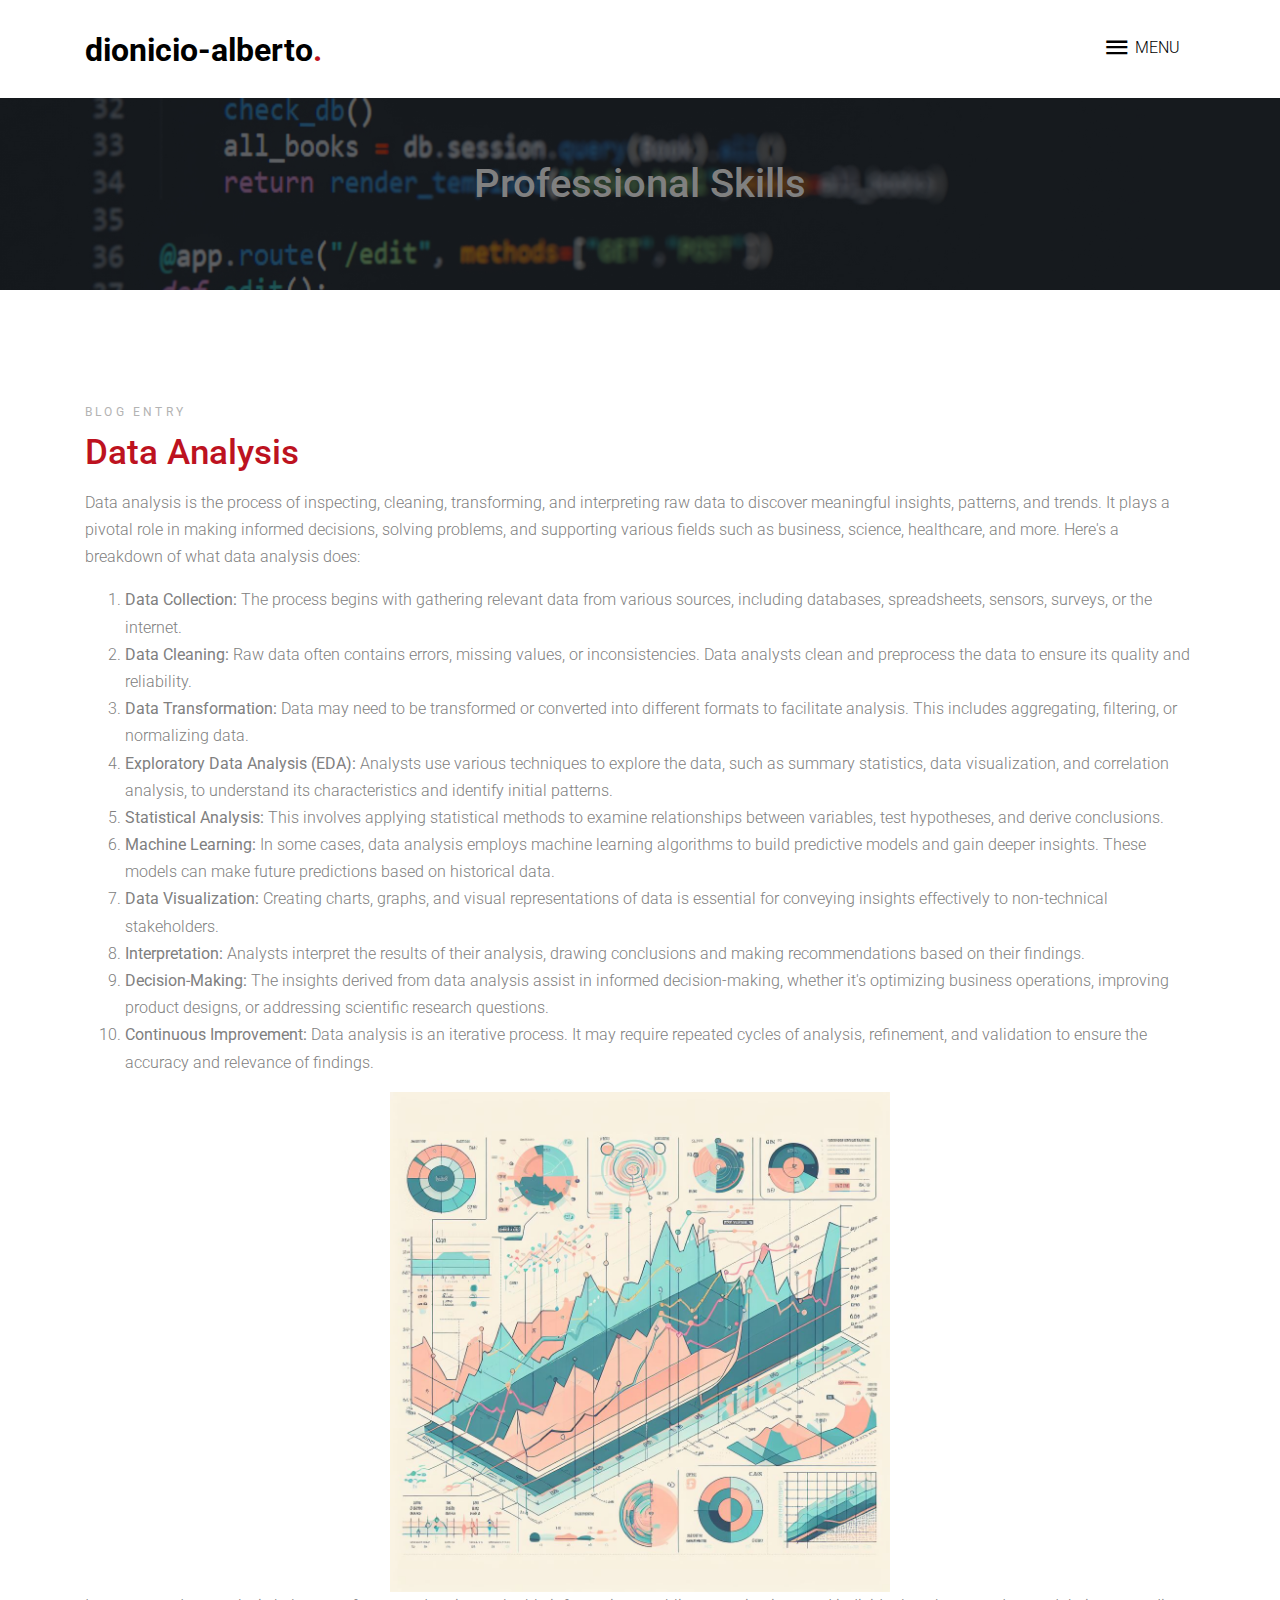
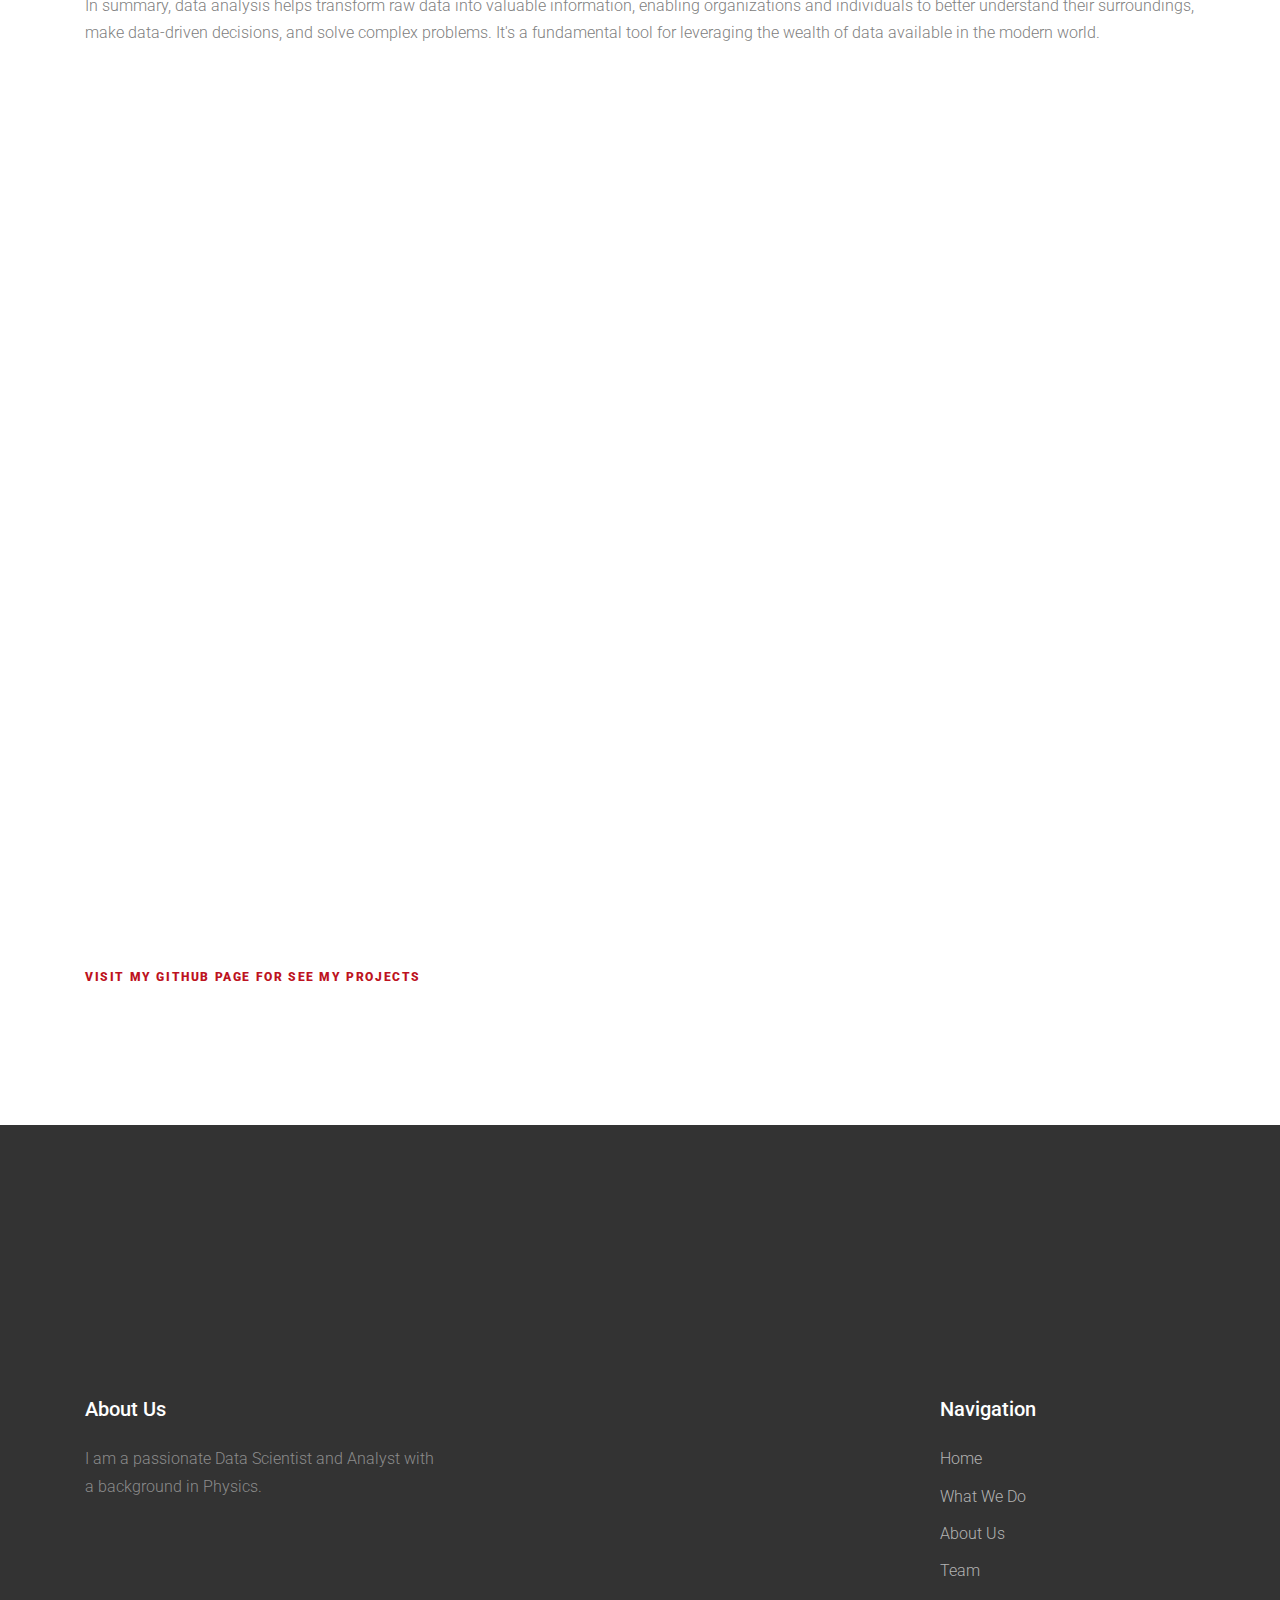
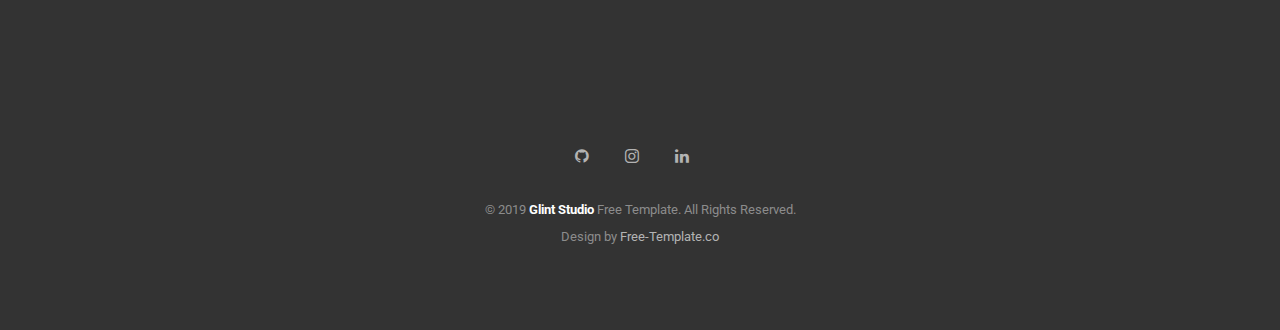
<file: blog/data-analysis/index.html>
<!--
////////////////////////////////////////////////////////////////

Author: Free-Template.co
Author URL: http://free-template.co.
License: https://creativecommons.org/licenses/by/3.0/
License URL: https://creativecommons.org/licenses/by/3.0/
Site License URL: https://free-template.co/template-license/

Website:  https://free-template.co
Facebook: https://www.facebook.com/FreeDashTemplate.co
Twitter:  https://twitter.com/Free_Templateco
RSS Feed: https://feeds.feedburner.com/Free-templateco

////////////////////////////////////////////////////////////////
-->
<!DOCTYPE html>
<html lang="en">
  <head>
    <title>Dionicio-Alberto</title>
    <meta charset="utf-8">
    <meta name="viewport" content="width=device-width, initial-scale=1, shrink-to-fit=no">

    <meta name="description" content="" />
    <meta name="keywords" content="" />
    <meta name="author" content="Dionicio Alberto" />

    <link rel="shortcut icon" href="/../../ftco-32x32.png">

    <link href="https://fonts.googleapis.com/css?family=Roboto:300,400,500,700,900" rel="stylesheet">
    <link rel="stylesheet" href="../../fonts/icomoon/style.css">
    <link rel="stylesheet" href="../../css/bootstrap.min.css">
    <link rel="stylesheet" href="../../css/animate.css">
    <link rel="stylesheet" href="../../css/owl.carousel.min.css">
    <link rel="stylesheet" href="../../css/owl.theme.default.min.css">
    <link rel="stylesheet" href="../../css/bootstrap-datepicker.css">


    <link rel="stylesheet" href="../../fonts/flaticon/font/flaticon.css">

    <link rel="stylesheet" href="../../css/aos.css">
    <link rel="stylesheet" href="../../css/jquery.fancybox.min.css">


    <link rel="stylesheet" href="../../css/style.css">


    <title>Video Centrado</title>
    <style>
        .video-container {
            display: flex;
            justify-content: center;
            align-items: center;
            height: 100vh; /* Esto centra verticalmente el video en la ventana del navegador */
        }

        /* Establece un ancho máximo para el video */
        .video-container iframe {
            max-width: 500;
            height: 400;
        }
    </style>

  </head>
  <body data-spy="scroll" data-target=".site-navbar-target" data-offset="300">

 <!--  <div id="overlayer"></div>
  <div class="loader">
    <div class="spinner-border text-primary" role="status">
      <span class="sr-only">Loading...</span>
    </div>
  </div> -->

  <div class="site-wrap">

    <div class="site-mobile-menu site-navbar-target">
      <div class="site-mobile-menu-header">
        <div class="site-mobile-menu-close mt-3">
          <span class="icon-close2 js-menu-toggle"></span>
        </div>
      </div>
      <div class="site-mobile-menu-body"></div>
    </div> <!-- .site-mobile-menu -->


    <div class="site-navbar-wrap">

      <div class="site-navbar site-navbar-target js-sticky-header">
        <div class="container">
          <div class="row align-items-center">
            <div class="col-6 col-md-4">
              <h1 class="my-0 site-logo"><a href="../../index.html">dionicio-alberto<span class="text-primary">.</span> </a></h1>
            </div>
            <div class="col-6 col-md-8">
              <nav class="site-navigation text-right" role="navigation">
                <div class="container">

                  <div class="d-inline-block d-lg-block ml-md-0 mr-auto py-3"><a href="#" class="site-menu-toggle js-menu-toggle text-black">
                    <span class="icon-menu h3"></span> <span class="menu-text">Menu</span>
                  </a></div>

                  <ul class="site-menu main-menu js-clone-nav d-none d-lg-none">
                    <li><a href="/#home-section" class="nav-link">Home</a></li>
                    <li><a href="/#what-we-do-section" class="nav-link">What I Do</a></li>
                    <li><a href="/#about-section" class="nav-link">About Me</a></li>
                    <li><a href="/#portfolio-section" class="nav-link">Portfolio</a></li>
                    <li><a href="/#studio-section" class="nav-link">Gallery</a></li>
                    <li><a href="/#contact-section" class="nav-link">Contact</a></li>
                  </ul>
                </div>
              </nav>
            </div>
          </div>
        </div>
      </div>
    </div> <!-- END .site-navbar-wrap -->

    <section id="header-propeties" style="background-image: url('../../images/fondo_blog.jpg')">
      <div class="filter"></div>
      <h1 class="header-propeties-details-contact mb-5">Professional Skills</h1>
    </section>


    <div class="site-section" id="about-section">
      <div class="container">
        <div class="row align-items-center">
          <div class="col-lg-12 section-title">
            <span class="sub-title mb-2 d-block">Blog Entry</span>
            <h2 class="title text-primary mb-3">Data Analysis</h2>
            <p>Data analysis is the process of inspecting, cleaning, transforming, and interpreting raw data to discover meaningful insights, patterns, and trends. It plays a pivotal role in making informed decisions, solving problems, and supporting various fields such as business, science, healthcare, and more. Here's a breakdown of what data analysis does:</p>

            <ol>
                <li><strong>Data Collection:</strong> The process begins with gathering relevant data from various sources, including databases, spreadsheets, sensors, surveys, or the internet.</li>
                <li><strong>Data Cleaning:</strong> Raw data often contains errors, missing values, or inconsistencies. Data analysts clean and preprocess the data to ensure its quality and reliability.</li>
                <li><strong>Data Transformation:</strong> Data may need to be transformed or converted into different formats to facilitate analysis. This includes aggregating, filtering, or normalizing data.</li>
                <li><strong>Exploratory Data Analysis (EDA):</strong> Analysts use various techniques to explore the data, such as summary statistics, data visualization, and correlation analysis, to understand its characteristics and identify initial patterns.</li>
                <li><strong>Statistical Analysis:</strong> This involves applying statistical methods to examine relationships between variables, test hypotheses, and derive conclusions.</li>
                <li><strong>Machine Learning:</strong> In some cases, data analysis employs machine learning algorithms to build predictive models and gain deeper insights. These models can make future predictions based on historical data.</li>
                <li><strong>Data Visualization:</strong> Creating charts, graphs, and visual representations of data is essential for conveying insights effectively to non-technical stakeholders.</li>
                <li><strong>Interpretation:</strong> Analysts interpret the results of their analysis, drawing conclusions and making recommendations based on their findings.</li>
                <li><strong>Decision-Making:</strong> The insights derived from data analysis assist in informed decision-making, whether it's optimizing business operations, improving product designs, or addressing scientific research questions.</li>
                <li><strong>Continuous Improvement:</strong> Data analysis is an iterative process. It may require repeated cycles of analysis, refinement, and validation to ensure the accuracy and relevance of findings.</li>
            </ol>
            <div style="display: flex; justify-content: center; align-items: center;">
              <img src="../../images/OLYRR5P.png" alt="Coding" class="img-fluid" width="500">
            </div>
            <p>In summary, data analysis helps transform raw data into valuable information, enabling organizations and individuals to better understand their surroundings, make data-driven decisions, and solve complex problems. It's a fundamental tool for leveraging the wealth of data available in the modern world.</p>
              <div class="video-container">
              <iframe width="560" height="287" src="https://www.youtube.com/embed/t2oOFs4WgI0" title="Beyond the Numbers: A Data Analyst Journey | Anna Leach | TEDxPSU" frameborder="0" allow="accelerometer; autoplay; clipboard-write; encrypted-media; gyroscope; picture-in-picture; web-share" allowfullscreen></iframe>
            </div>
            <p class="mb-4"><a href="https://github.com/dionicio-alberto/" class="readmore">Visit my GitHub page for see my projects</a></p>
          </div>
        </div>
      </div>
    </div> <!-- .END site-section -->

    <footer class="site-footer">
      <div class="container">
        <div class="row">
          <div class="col-lg-4 mb-5 mb-lg-0">
            <div class="row mb-5">
              <div class="col-12">
                <h3 class="footer-heading mb-4">About Us</h3>
                <p>I am a passionate Data Scientist and Analyst with a background in Physics.</p>
              </div>
            </div>
            

            
          </div>
          <div class="col-lg-3 ml-auto">
           
            <div class="row mb-5">
              <div class="col-md-12">
                <h3 class="footer-heading mb-4">Navigation</h3>
              </div>
              <div class="col-md-6 col-lg-6">
                <ul class="list-unstyled">
                  <li><a href="#home-section" class="smoothscroll">Home</a></li>
                  <li><a href="#what-we-do-section" class="smoothscroll">What We Do</a></li>
                  <li><a href="#about-section" class="smoothscroll">About Us</a></li>
                  <li><a href="#team-section"  class="smoothscroll">Team</a></li>
                </ul>
              </div>
              
            </div>
            
          </div>
        
          
        </div>
        <div class="row pt-5 mt-5 text-center">
          <div class="col-md-12">
            <div class="mb-4">
                  <a href="https://github.com/dionicio-alberto" class="pl-0 pr-3"><span class="icon-github"></span></a>
                  <a href="https://www.instagram.com/gatitoquelegustaelmambo_/" class="pl-3 pr-3"><span class="icon-instagram"></span></a>
                  <a href="https://www.linkedin.com/in/dionicio-alberto/" class="pl-3 pr-3"><span class="icon-linkedin"></span></a>
                </div>
            <p>
              <!-- Link back to Free-Template.co can't be removed. Template is licensed under CC BY 3.0. -->
          <small class="block">&copy; 2019 <strong class="text-white">Glint Studio</strong> Free Template. All Rights Reserved. <br> Design by <a href="https://free-template.co/" target="_blank">Free-Template.co</a></small>
          </p>
          </div>

        </div>
      </div>
    </footer>
  </div>

  <script src="../../js/jquery-3.3.1.min.js"></script>
  <script src="../../js/popper.min.js"></script>
  <script src="../../js/bootstrap.min.js"></script>
  <script src="../../js/owl.carousel.min.js"></script>
  <script src="../../js/aos.js"></script>
  <script src="../../js/jquery.sticky.js"></script>
  <script src="../../js/stickyfill.min.js"></script>
  <script src="../../js/jquery.easing.1.3.js"></script>
  <script src="../../js/isotope.pkgd.min.js"></script>

  <script src="../../js/jquery.fancybox.min.js"></script>
  <script src="../../js/main.js"></script>


  </body>
</html>
</file>
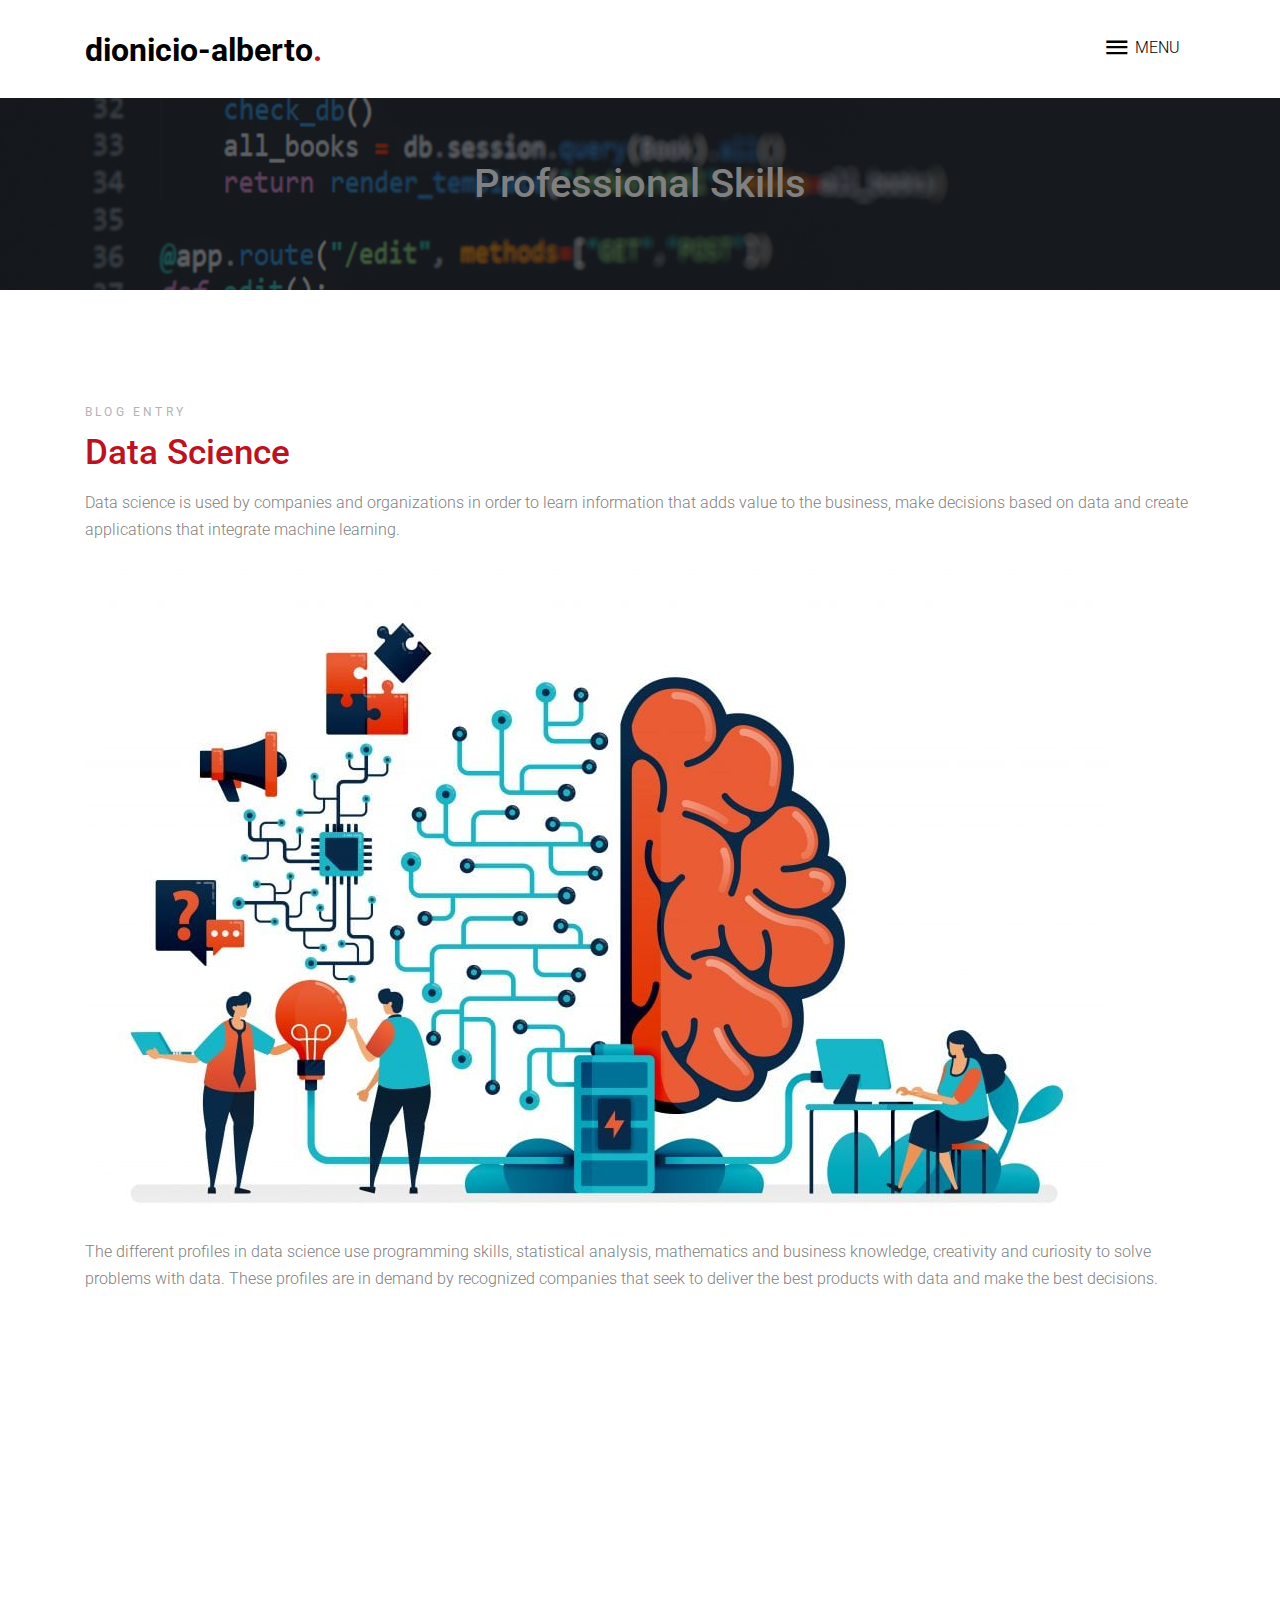
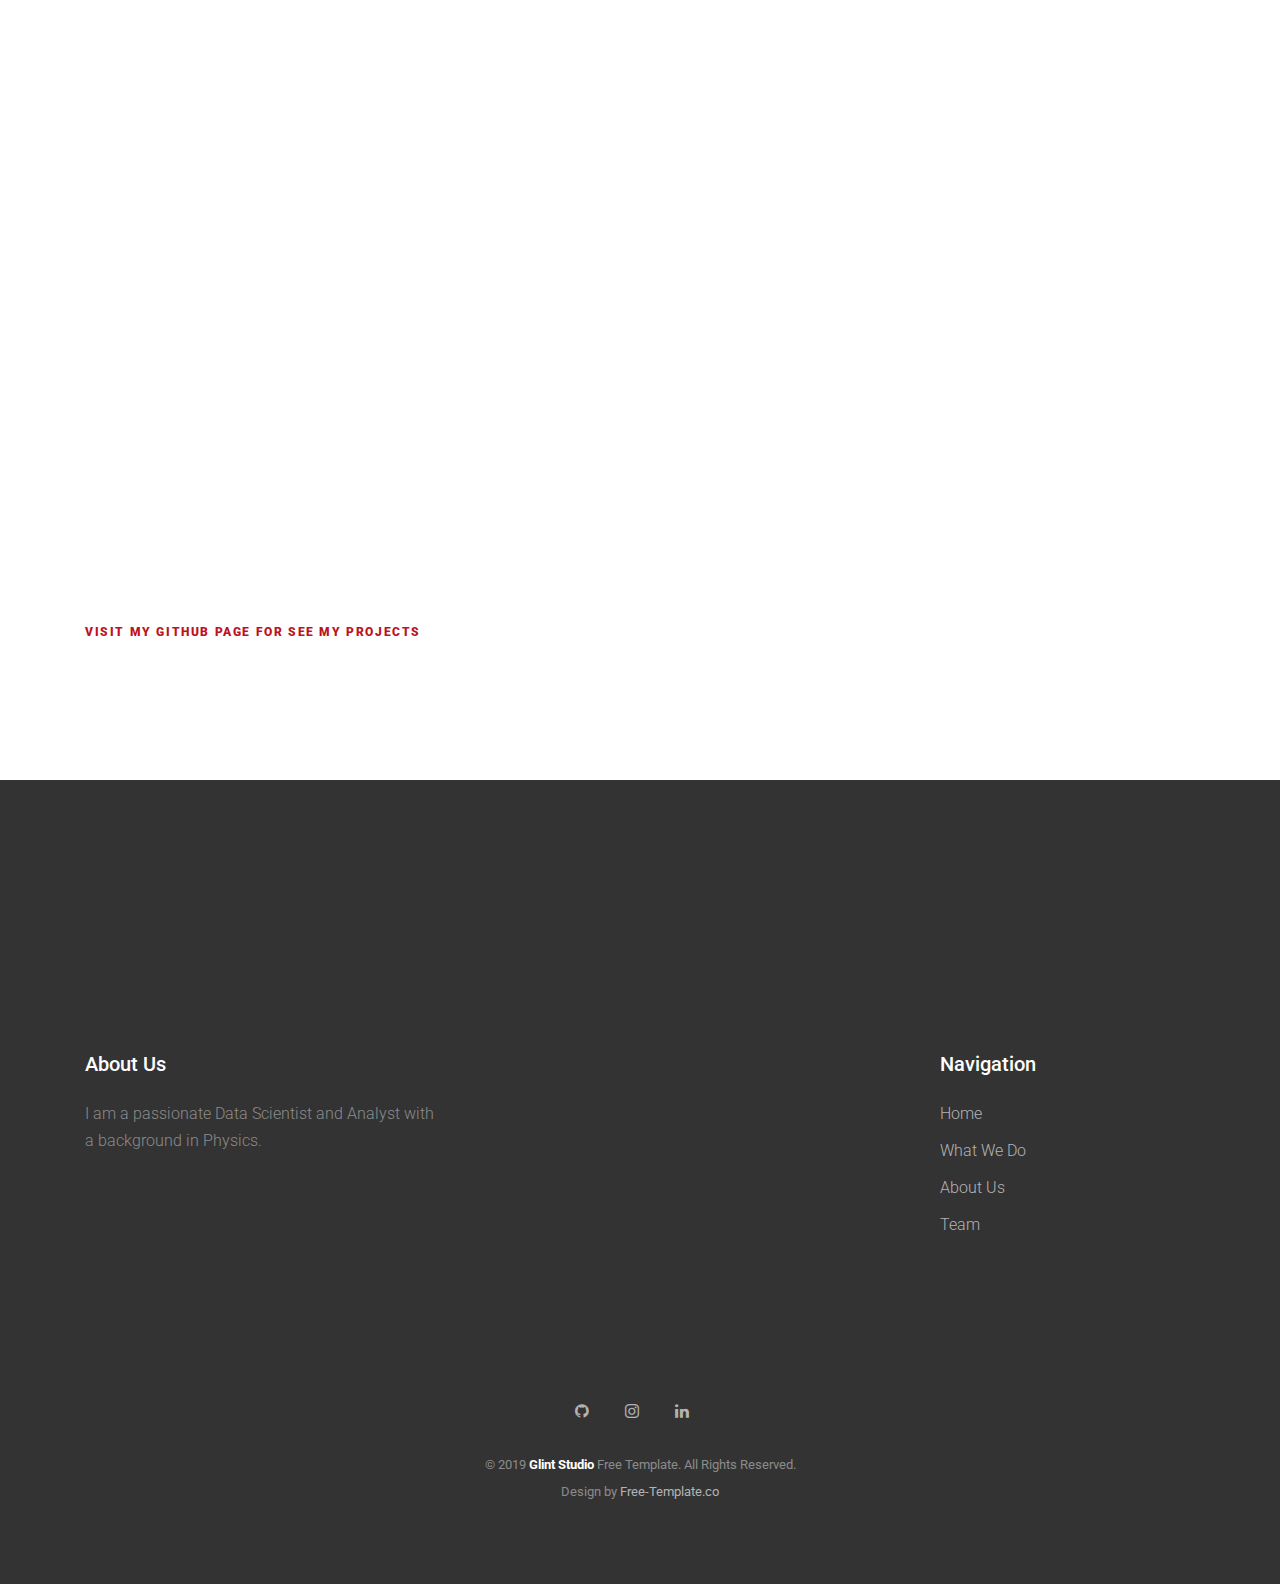
<file: blog/data-science/index.html>
<!--
////////////////////////////////////////////////////////////////

Author: Free-Template.co
Author URL: http://free-template.co.
License: https://creativecommons.org/licenses/by/3.0/
License URL: https://creativecommons.org/licenses/by/3.0/
Site License URL: https://free-template.co/template-license/

Website:  https://free-template.co
Facebook: https://www.facebook.com/FreeDashTemplate.co
Twitter:  https://twitter.com/Free_Templateco
RSS Feed: https://feeds.feedburner.com/Free-templateco

////////////////////////////////////////////////////////////////
-->
<!DOCTYPE html>
<html lang="en">
  <head>
    <title>Dionicio-Alberto</title>
    <meta charset="utf-8">
    <meta name="viewport" content="width=device-width, initial-scale=1, shrink-to-fit=no">

    <meta name="description" content="" />
    <meta name="keywords" content="" />
    <meta name="author" content="Dionicio Alberto" />

    <link rel="shortcut icon" href="/../../ftco-32x32.png">

    <link href="https://fonts.googleapis.com/css?family=Roboto:300,400,500,700,900" rel="stylesheet">
    <link rel="stylesheet" href="../../fonts/icomoon/style.css">
    <link rel="stylesheet" href="../../css/bootstrap.min.css">
    <link rel="stylesheet" href="../../css/animate.css">
    <link rel="stylesheet" href="../../css/owl.carousel.min.css">
    <link rel="stylesheet" href="../../css/owl.theme.default.min.css">
    <link rel="stylesheet" href="../../css/bootstrap-datepicker.css">


    <link rel="stylesheet" href="../../fonts/flaticon/font/flaticon.css">

    <link rel="stylesheet" href="../../css/aos.css">
    <link rel="stylesheet" href="../../css/jquery.fancybox.min.css">


    <link rel="stylesheet" href="../../css/style.css">


    <title>Video Centrado</title>
    <style>
        .video-container {
            display: flex;
            justify-content: center;
            align-items: center;
            height: 100vh; /* Esto centra verticalmente el video en la ventana del navegador */
        }

        /* Establece un ancho máximo para el video */
        .video-container iframe {
            max-width: 500;
            height: 400;
        }
    </style>

  </head>
  <body data-spy="scroll" data-target=".site-navbar-target" data-offset="300">

 <!--  <div id="overlayer"></div>
  <div class="loader">
    <div class="spinner-border text-primary" role="status">
      <span class="sr-only">Loading...</span>
    </div>
  </div> -->

  <div class="site-wrap">

    <div class="site-mobile-menu site-navbar-target">
      <div class="site-mobile-menu-header">
        <div class="site-mobile-menu-close mt-3">
          <span class="icon-close2 js-menu-toggle"></span>
        </div>
      </div>
      <div class="site-mobile-menu-body"></div>
    </div> <!-- .site-mobile-menu -->


    <div class="site-navbar-wrap">

      <div class="site-navbar site-navbar-target js-sticky-header">
        <div class="container">
          <div class="row align-items-center">
            <div class="col-6 col-md-4">
              <h1 class="my-0 site-logo"><a href="../../index.html">dionicio-alberto<span class="text-primary">.</span> </a></h1>
            </div>
            <div class="col-6 col-md-8">
              <nav class="site-navigation text-right" role="navigation">
                <div class="container">

                  <div class="d-inline-block d-lg-block ml-md-0 mr-auto py-3"><a href="#" class="site-menu-toggle js-menu-toggle text-black">
                    <span class="icon-menu h3"></span> <span class="menu-text">Menu</span>
                  </a></div>

                  <ul class="site-menu main-menu js-clone-nav d-none d-lg-none">
                    <li><a href="/#home-section" class="nav-link">Home</a></li>
                    <li><a href="/#what-we-do-section" class="nav-link">What I Do</a></li>
                    <li><a href="/#about-section" class="nav-link">About Me</a></li>
                    <li><a href="/#portfolio-section" class="nav-link">Portfolio</a></li>
                    <li><a href="/#studio-section" class="nav-link">Gallery</a></li>
                    <li><a href="/#contact-section" class="nav-link">Contact</a></li>
                  </ul>
                </div>
              </nav>
            </div>
          </div>
        </div>
      </div>
    </div> <!-- END .site-navbar-wrap -->

    <section id="header-propeties" style="background-image: url('../../images/fondo_blog.jpg')">
      <div class="filter"></div>
      <h1 class="header-propeties-details-contact mb-5">Professional Skills</h1>
    </section>


    <div class="site-section" id="about-section">
      <div class="container">
        <div class="row align-items-center">
          <div class="col-lg-12 section-title">
            <span class="sub-title mb-2 d-block">Blog Entry</span>
            <h2 class="title text-primary mb-3">Data Science</h2>
            <p class="mb-4">Data science is used by companies and organizations in order to learn information that adds value to the business, make decisions based on data and create applications that integrate machine learning.</p>
            <img src="../../images/data_science.jpg" alt="Coding" class="img-fluid">
            <p class="mb-4">The different profiles in data science use programming skills, statistical analysis, mathematics and business knowledge, creativity and curiosity to solve problems with data. These profiles are in demand by recognized companies that seek to deliver the best products with data and make the best decisions.</p>
              <div class="video-container">
              <iframe width="560" height="287" src="https://www.youtube.com/embed/KpedmJdrTpY" title="Descripción del plegamiento de las proteínas" frameborder="0" allow="accelerometer; autoplay; clipboard-write; encrypted-media; gyroscope; picture-in-picture; web-share" allowfullscreen></iframe>
              </div>
            <p class="mb-4"><a href="https://github.com/dionicio-alberto/" class="readmore">Visit my GitHub page for see my projects</a></p>
          </div>
        </div>
      </div>
    </div> <!-- .END site-section -->

    <footer class="site-footer">
      <div class="container">
        <div class="row">
          <div class="col-lg-4 mb-5 mb-lg-0">
            <div class="row mb-5">
              <div class="col-12">
                <h3 class="footer-heading mb-4">About Us</h3>
                <p>I am a passionate Data Scientist and Analyst with a background in Physics.</p>
              </div>
            </div>
            

            
          </div>
          <div class="col-lg-3 ml-auto">
           
            <div class="row mb-5">
              <div class="col-md-12">
                <h3 class="footer-heading mb-4">Navigation</h3>
              </div>
              <div class="col-md-6 col-lg-6">
                <ul class="list-unstyled">
                  <li><a href="#home-section" class="smoothscroll">Home</a></li>
                  <li><a href="#what-we-do-section" class="smoothscroll">What We Do</a></li>
                  <li><a href="#about-section" class="smoothscroll">About Us</a></li>
                  <li><a href="#team-section"  class="smoothscroll">Team</a></li>
                </ul>
              </div>
              
            </div>
            
          </div>
        
          
        </div>
        <div class="row pt-5 mt-5 text-center">
          <div class="col-md-12">
            <div class="mb-4">
                  <a href="https://github.com/dionicio-alberto" class="pl-0 pr-3"><span class="icon-github"></span></a>
                  <a href="https://www.instagram.com/gatitoquelegustaelmambo_/" class="pl-3 pr-3"><span class="icon-instagram"></span></a>
                  <a href="https://www.linkedin.com/in/dionicio-alberto/" class="pl-3 pr-3"><span class="icon-linkedin"></span></a>
                </div>
            <p>
              <!-- Link back to Free-Template.co can't be removed. Template is licensed under CC BY 3.0. -->
          <small class="block">&copy; 2019 <strong class="text-white">Glint Studio</strong> Free Template. All Rights Reserved. <br> Design by <a href="https://free-template.co/" target="_blank">Free-Template.co</a></small>
          </p>
          </div>

        </div>
      </div>
    </footer>
  </div>

  <script src="../../js/jquery-3.3.1.min.js"></script>
  <script src="../../js/popper.min.js"></script>
  <script src="../../js/bootstrap.min.js"></script>
  <script src="../../js/owl.carousel.min.js"></script>
  <script src="../../js/aos.js"></script>
  <script src="../../js/jquery.sticky.js"></script>
  <script src="../../js/stickyfill.min.js"></script>
  <script src="../../js/jquery.easing.1.3.js"></script>
  <script src="../../js/isotope.pkgd.min.js"></script>

  <script src="../../js/jquery.fancybox.min.js"></script>
  <script src="../../js/main.js"></script>


  </body>
</html>
</file>
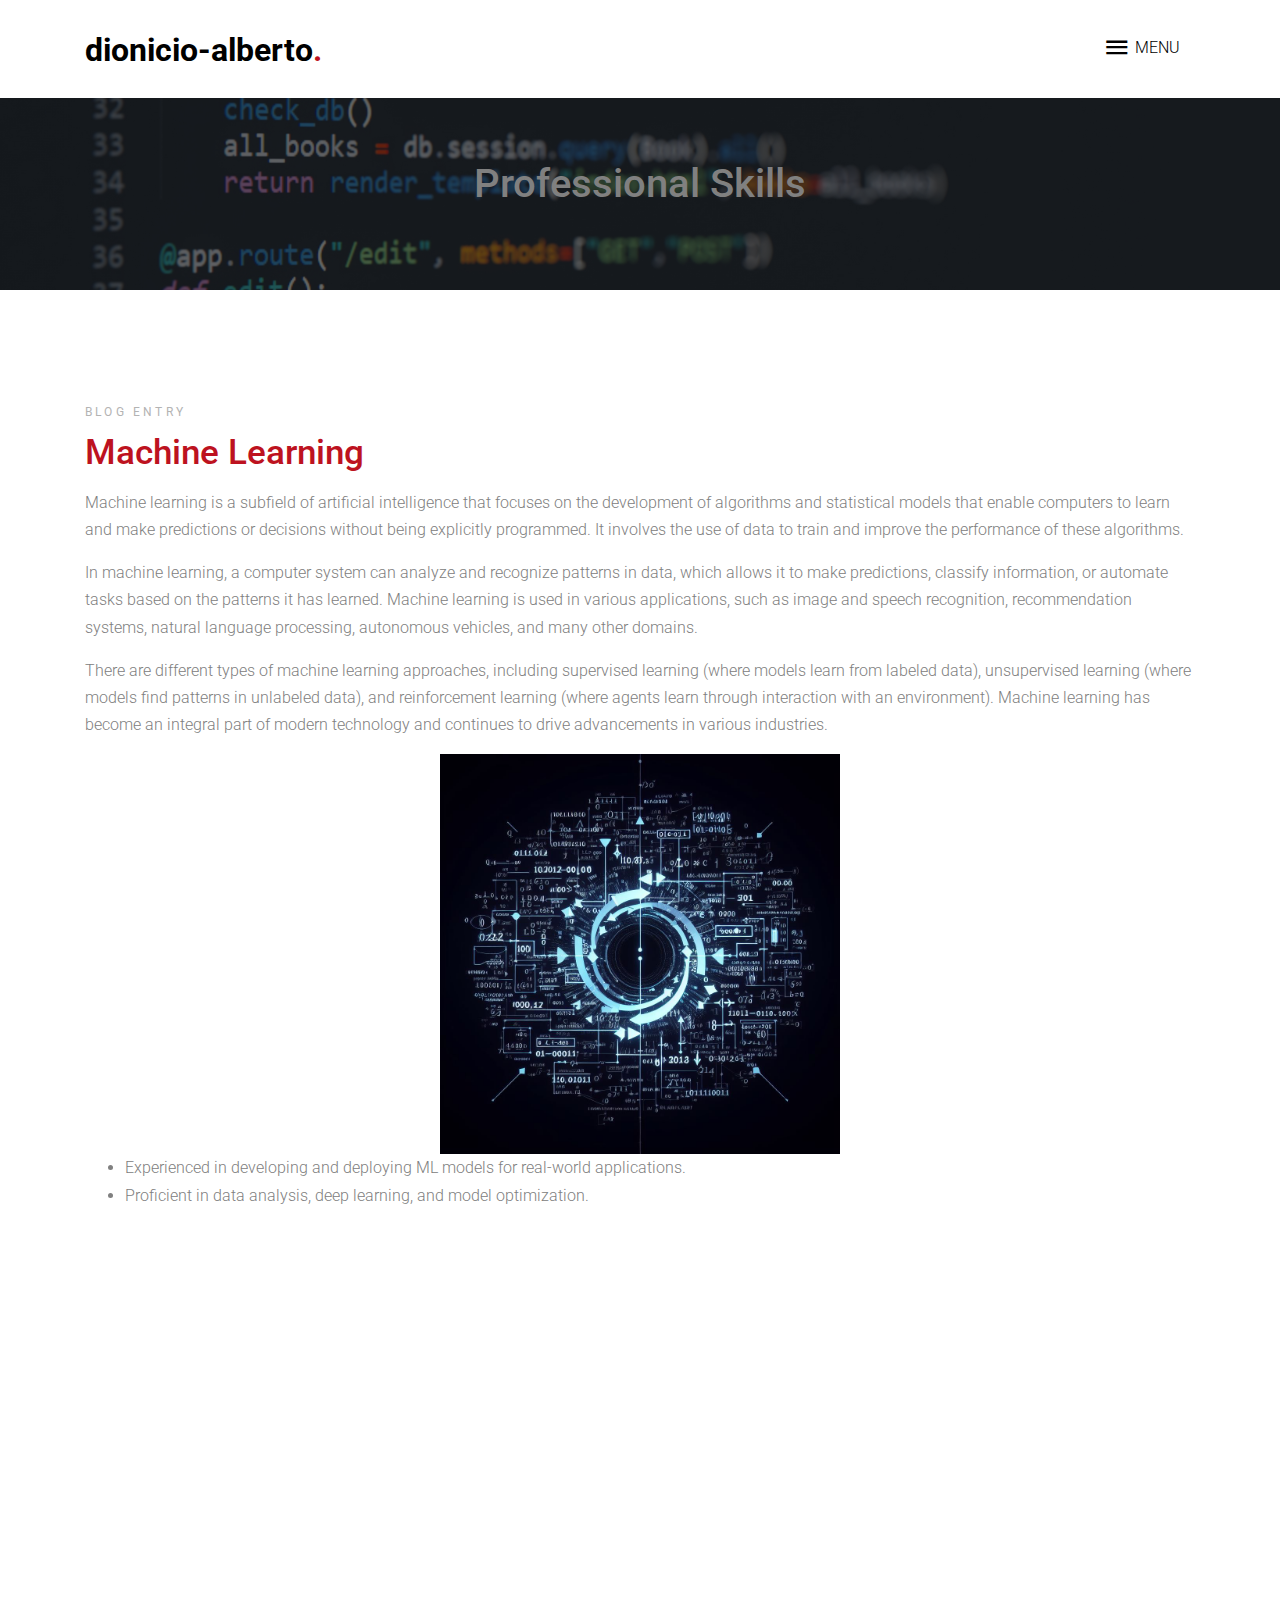
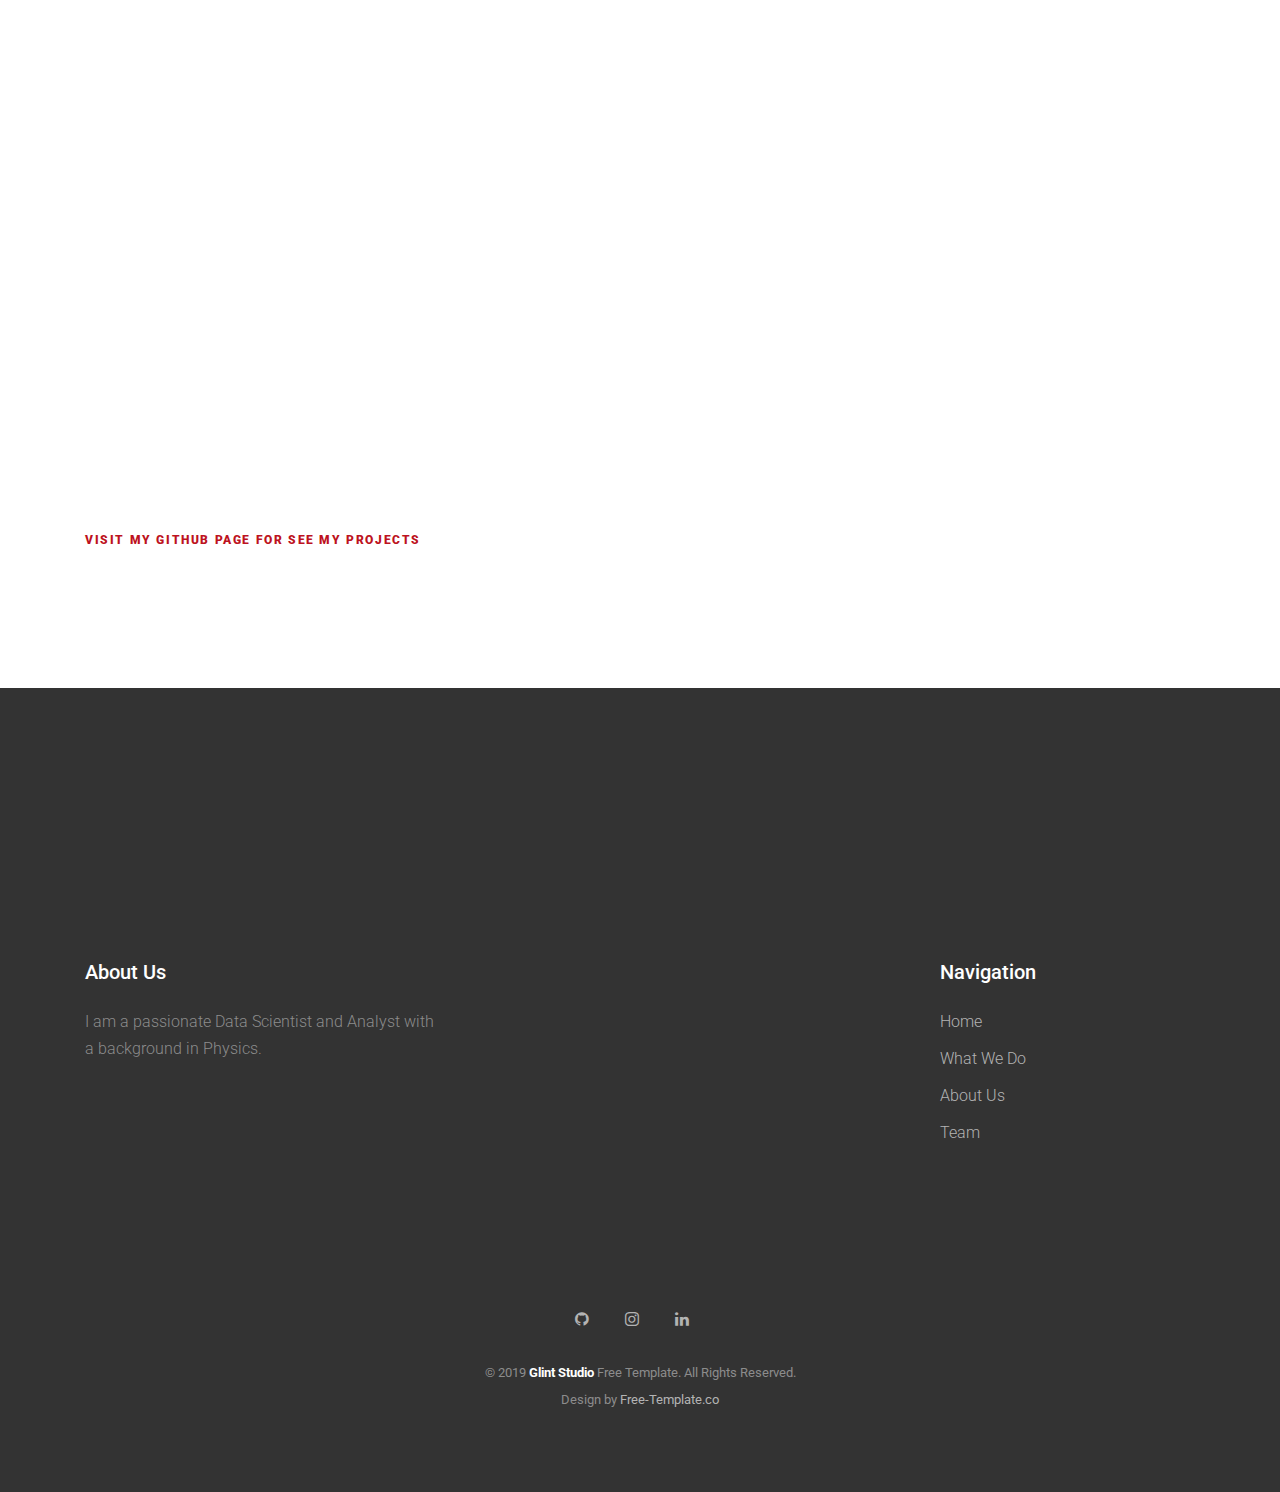
<file: blog/machine-learning/index.html>
<!--
////////////////////////////////////////////////////////////////

Author: Free-Template.co
Author URL: http://free-template.co.
License: https://creativecommons.org/licenses/by/3.0/
License URL: https://creativecommons.org/licenses/by/3.0/
Site License URL: https://free-template.co/template-license/

Website:  https://free-template.co
Facebook: https://www.facebook.com/FreeDashTemplate.co
Twitter:  https://twitter.com/Free_Templateco
RSS Feed: https://feeds.feedburner.com/Free-templateco

////////////////////////////////////////////////////////////////
-->
<!DOCTYPE html>
<html lang="en">
  <head>
    <title>Dionicio-Alberto</title>
    <meta charset="utf-8">
    <meta name="viewport" content="width=device-width, initial-scale=1, shrink-to-fit=no">

    <meta name="description" content="" />
    <meta name="keywords" content="" />
    <meta name="author" content="Dionicio Alberto" />

    <link rel="shortcut icon" href="/../../ftco-32x32.png">

    <link href="https://fonts.googleapis.com/css?family=Roboto:300,400,500,700,900" rel="stylesheet">
    <link rel="stylesheet" href="../../fonts/icomoon/style.css">
    <link rel="stylesheet" href="../../css/bootstrap.min.css">
    <link rel="stylesheet" href="../../css/animate.css">
    <link rel="stylesheet" href="../../css/owl.carousel.min.css">
    <link rel="stylesheet" href="../../css/owl.theme.default.min.css">
    <link rel="stylesheet" href="../../css/bootstrap-datepicker.css">


    <link rel="stylesheet" href="../../fonts/flaticon/font/flaticon.css">

    <link rel="stylesheet" href="../../css/aos.css">
    <link rel="stylesheet" href="../../css/jquery.fancybox.min.css">


    <link rel="stylesheet" href="../../css/style.css">


    <title>Video Centrado</title>
    <style>
        .video-container {
            display: flex;
            justify-content: center;
            align-items: center;
            height: 100vh; /* Esto centra verticalmente el video en la ventana del navegador */
        }

        /* Establece un ancho máximo para el video */
        .video-container iframe {
            max-width: 500;
            height: 400;
        }
    </style>

  </head>
  <body data-spy="scroll" data-target=".site-navbar-target" data-offset="300">

 <!--  <div id="overlayer"></div>
  <div class="loader">
    <div class="spinner-border text-primary" role="status">
      <span class="sr-only">Loading...</span>
    </div>
  </div> -->

  <div class="site-wrap">

    <div class="site-mobile-menu site-navbar-target">
      <div class="site-mobile-menu-header">
        <div class="site-mobile-menu-close mt-3">
          <span class="icon-close2 js-menu-toggle"></span>
        </div>
      </div>
      <div class="site-mobile-menu-body"></div>
    </div> <!-- .site-mobile-menu -->


    <div class="site-navbar-wrap">

      <div class="site-navbar site-navbar-target js-sticky-header">
        <div class="container">
          <div class="row align-items-center">
            <div class="col-6 col-md-4">
              <h1 class="my-0 site-logo"><a href="../../index.html">dionicio-alberto<span class="text-primary">.</span> </a></h1>
            </div>
            <div class="col-6 col-md-8">
              <nav class="site-navigation text-right" role="navigation">
                <div class="container">

                  <div class="d-inline-block d-lg-block ml-md-0 mr-auto py-3"><a href="#" class="site-menu-toggle js-menu-toggle text-black">
                    <span class="icon-menu h3"></span> <span class="menu-text">Menu</span>
                  </a></div>

                  <ul class="site-menu main-menu js-clone-nav d-none d-lg-none">
                    <li><a href="/#home-section" class="nav-link">Home</a></li>
                    <li><a href="/#what-we-do-section" class="nav-link">What I Do</a></li>
                    <li><a href="/#about-section" class="nav-link">About Me</a></li>
                    <li><a href="/#portfolio-section" class="nav-link">Portfolio</a></li>
                    <li><a href="/#studio-section" class="nav-link">Gallery</a></li>
                    <li><a href="/#contact-section" class="nav-link">Contact</a></li>
                  </ul>
                </div>
              </nav>
            </div>
          </div>
        </div>
      </div>
    </div> <!-- END .site-navbar-wrap -->

    <section id="header-propeties" style="background-image: url('../../images/fondo_blog.jpg')">
      <div class="filter"></div>
      <h1 class="header-propeties-details-contact mb-5">Professional Skills</h1>
    </section>


    <div class="site-section" id="about-section">
      <div class="container">
        <div class="row align-items-center">
          <div class="col-lg-12 section-title">
            <span class="sub-title mb-2 d-block">Blog Entry</span>
            <h2 class="title text-primary mb-3"> Machine Learning</h2>
            <p>
              Machine learning is a subfield of artificial intelligence that focuses on the development of algorithms and statistical models that enable computers to learn and make predictions or decisions without being explicitly programmed. It involves the use of data to train and improve the performance of these algorithms.
            </p>
            <p>
              In machine learning, a computer system can analyze and recognize patterns in data, which allows it to make predictions, classify information, or automate tasks based on the patterns it has learned. Machine learning is used in various applications, such as image and speech recognition, recommendation systems, natural language processing, autonomous vehicles, and many other domains.
            </p>
            <p>
              There are different types of machine learning approaches, including supervised learning (where models learn from labeled data), unsupervised learning (where models find patterns in unlabeled data), and reinforcement learning (where agents learn through interaction with an environment). Machine learning has become an integral part of modern technology and continues to drive advancements in various industries.
            </p>
            <div style="display: flex; justify-content: center; align-items: center;">
              <img src="../../images/OIG.jpeg" alt="Coding" class="img-fluid" width="400">
            </div>
            <ul>
              <li>Experienced in developing and deploying ML models for real-world applications.</li>
              <li>Proficient in data analysis, deep learning, and model optimization.</li>
            </ul>
            <div class="video-container">
              <iframe width="560" height="287" src="https://www.youtube.com/embed/f_uwKZIAeM0" title="¿Qué es el aprendizaje automático?" frameborder="0" allow="accelerometer; autoplay; clipboard-write; encrypted-media; gyroscope; picture-in-picture; web-share" allowfullscreen></iframe>
            </div>
            <p class="mb-4"><a href="https://github.com/dionicio-alberto/" class="readmore">Visit my GitHub page for see my projects</a></p>
          </div>
        </div>
      </div>
    </div> <!-- .END site-section -->

    <footer class="site-footer">
      <div class="container">
        <div class="row">
          <div class="col-lg-4 mb-5 mb-lg-0">
            <div class="row mb-5">
              <div class="col-12">
                <h3 class="footer-heading mb-4">About Us</h3>
                <p>I am a passionate Data Scientist and Analyst with a background in Physics.</p>
              </div>
            </div>
            

            
          </div>
          <div class="col-lg-3 ml-auto">
           
            <div class="row mb-5">
              <div class="col-md-12">
                <h3 class="footer-heading mb-4">Navigation</h3>
              </div>
              <div class="col-md-6 col-lg-6">
                <ul class="list-unstyled">
                  <li><a href="#home-section" class="smoothscroll">Home</a></li>
                  <li><a href="#what-we-do-section" class="smoothscroll">What We Do</a></li>
                  <li><a href="#about-section" class="smoothscroll">About Us</a></li>
                  <li><a href="#team-section"  class="smoothscroll">Team</a></li>
                </ul>
              </div>
              
            </div>
            
          </div>
        
          
        </div>
        <div class="row pt-5 mt-5 text-center">
          <div class="col-md-12">
            <div class="mb-4">
                  <a href="https://github.com/dionicio-alberto" class="pl-0 pr-3"><span class="icon-github"></span></a>
                  <a href="https://www.instagram.com/gatitoquelegustaelmambo_/" class="pl-3 pr-3"><span class="icon-instagram"></span></a>
                  <a href="https://www.linkedin.com/in/dionicio-alberto/" class="pl-3 pr-3"><span class="icon-linkedin"></span></a>
                </div>
            <p>
              <!-- Link back to Free-Template.co can't be removed. Template is licensed under CC BY 3.0. -->
          <small class="block">&copy; 2019 <strong class="text-white">Glint Studio</strong> Free Template. All Rights Reserved. <br> Design by <a href="https://free-template.co/" target="_blank">Free-Template.co</a></small>
          </p>
          </div>

        </div>
      </div>
    </footer>
  </div>

  <script src="../../js/jquery-3.3.1.min.js"></script>
  <script src="../../js/popper.min.js"></script>
  <script src="../../js/bootstrap.min.js"></script>
  <script src="../../js/owl.carousel.min.js"></script>
  <script src="../../js/aos.js"></script>
  <script src="../../js/jquery.sticky.js"></script>
  <script src="../../js/stickyfill.min.js"></script>
  <script src="../../js/jquery.easing.1.3.js"></script>
  <script src="../../js/isotope.pkgd.min.js"></script>

  <script src="../../js/jquery.fancybox.min.js"></script>
  <script src="../../js/main.js"></script>


  </body>
</html>
</file>
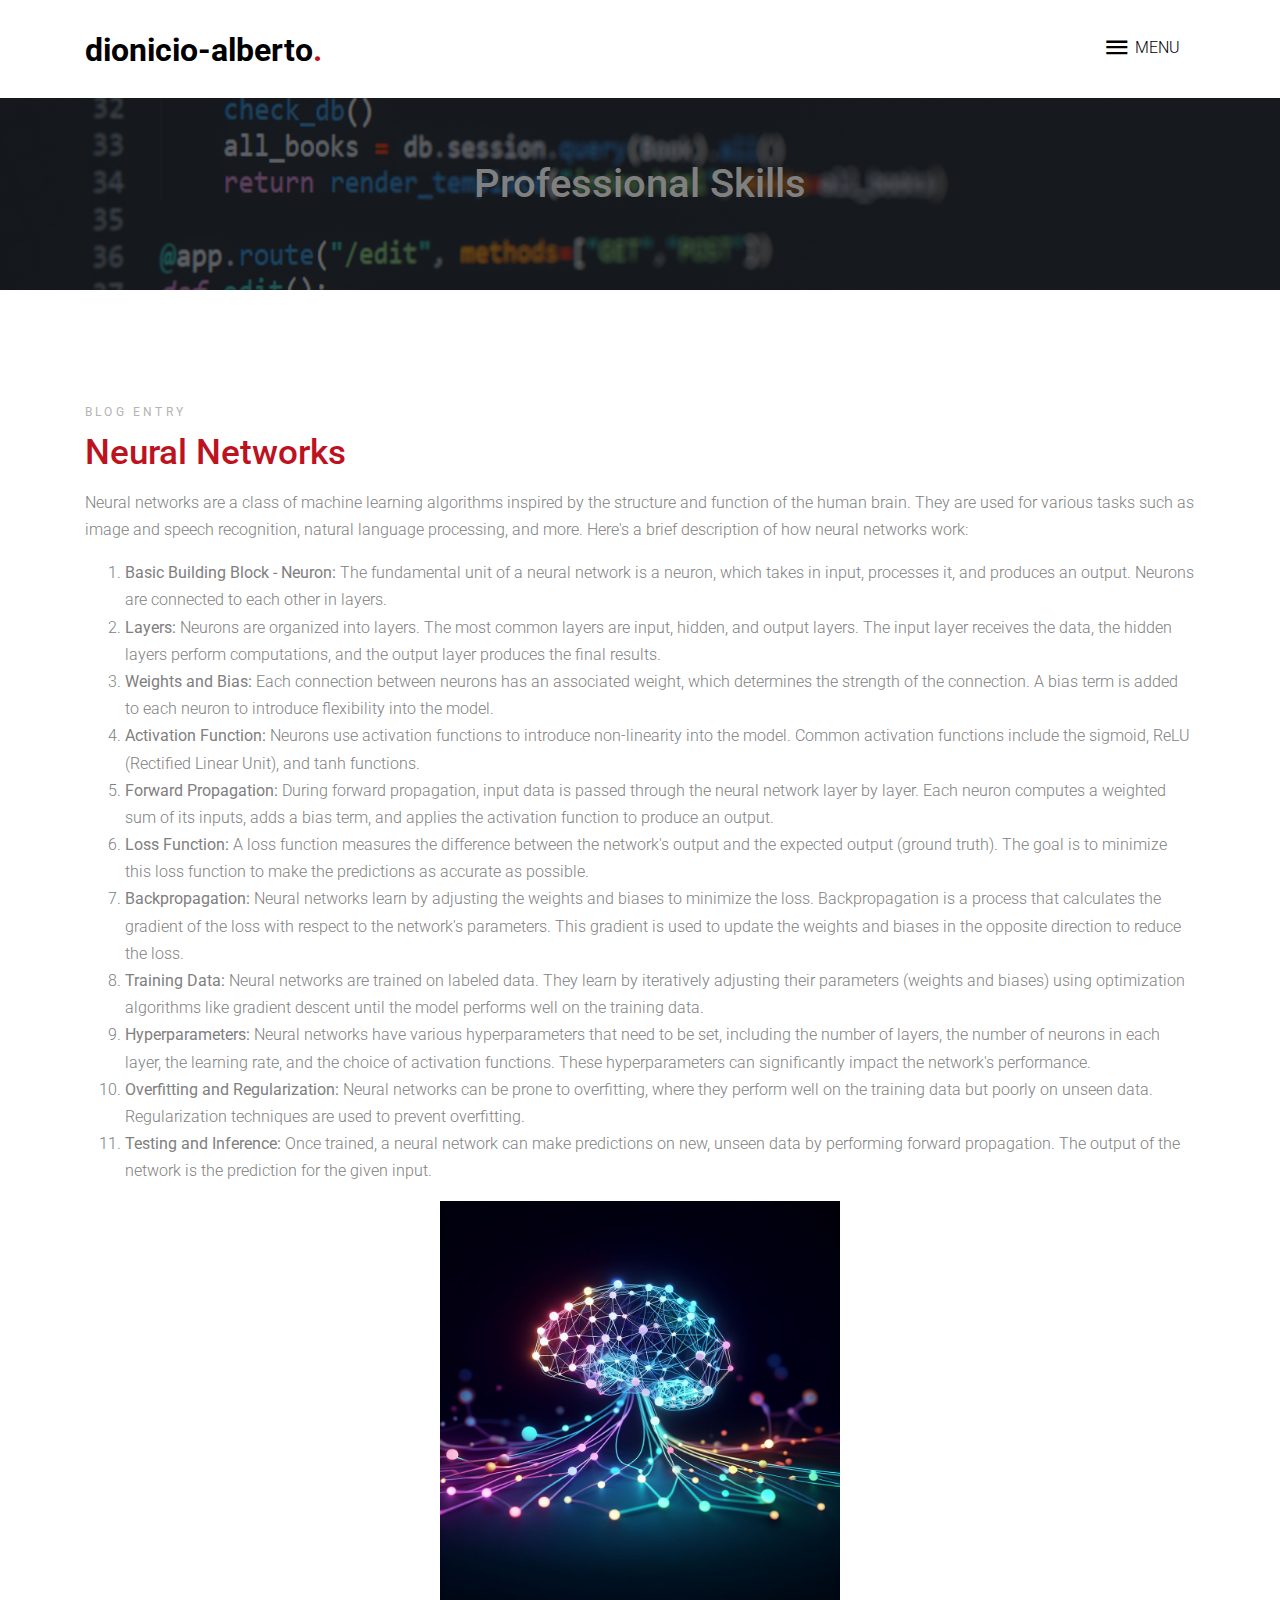
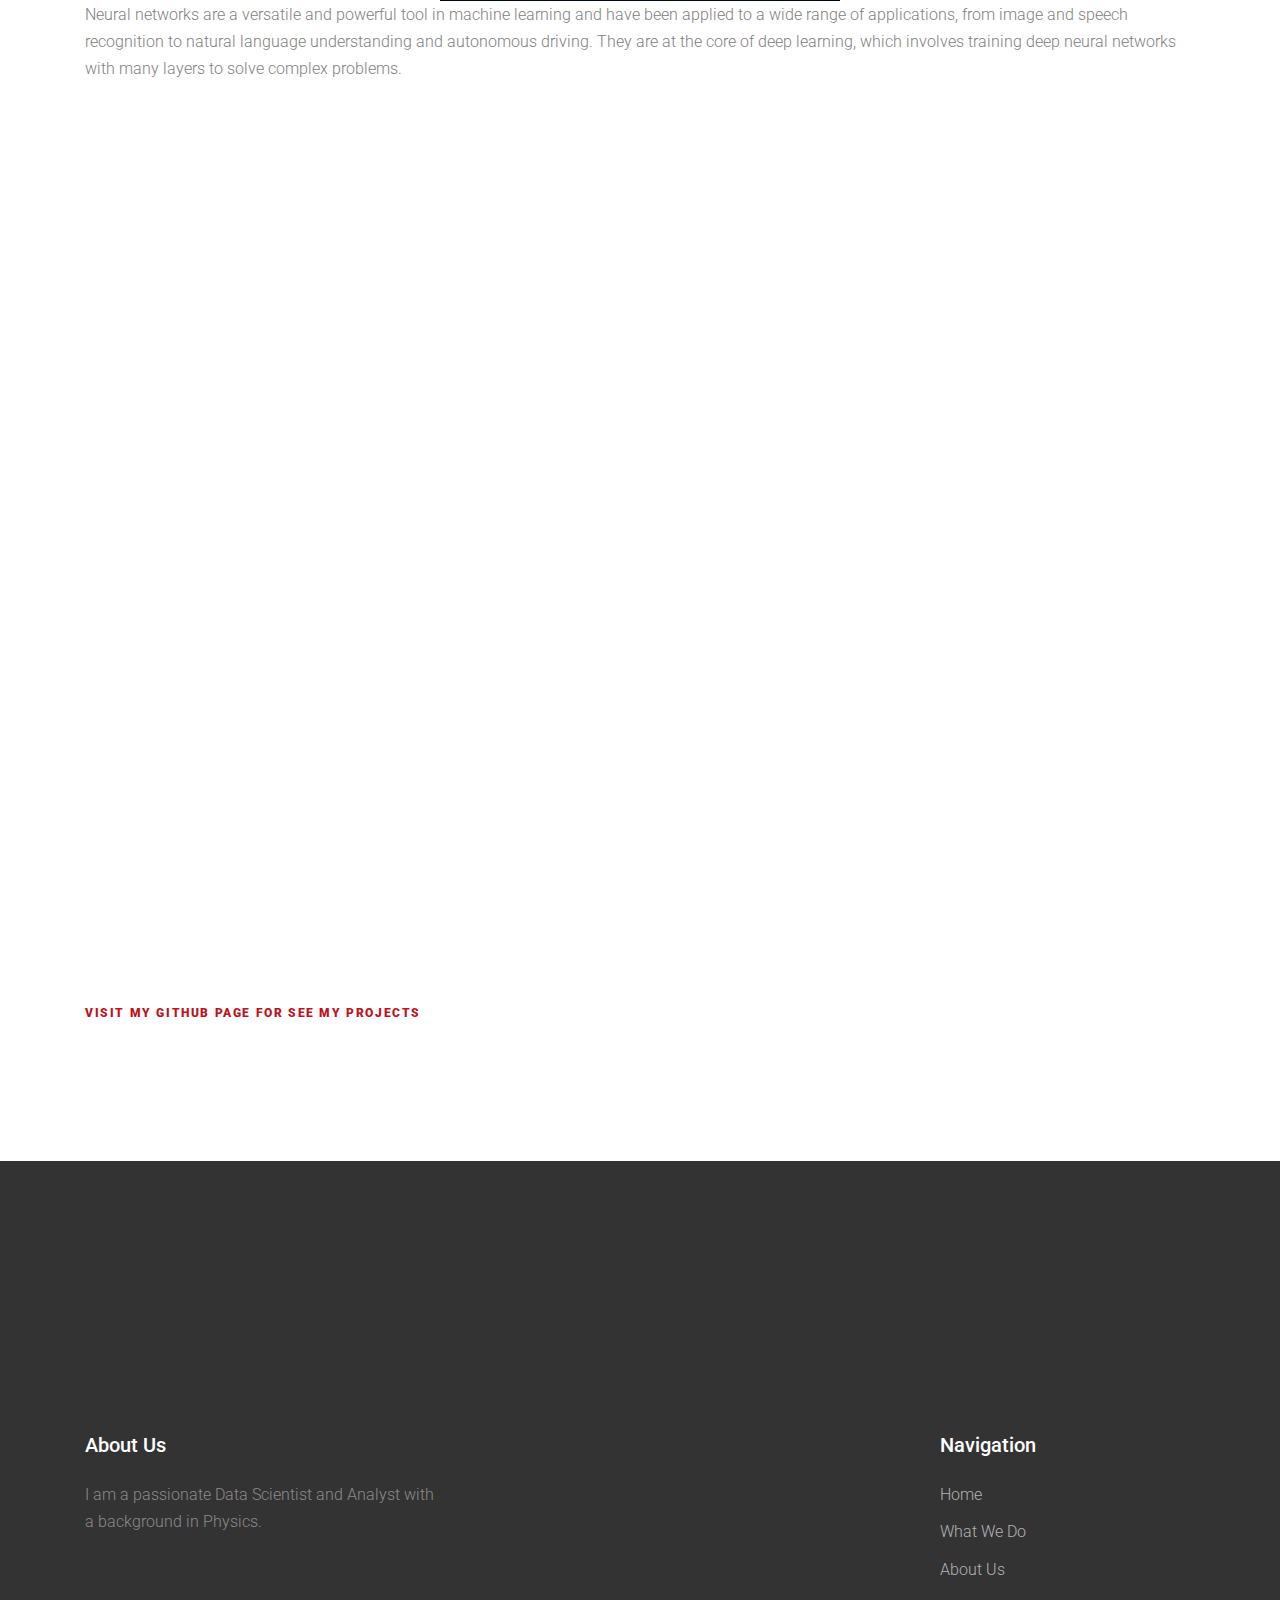
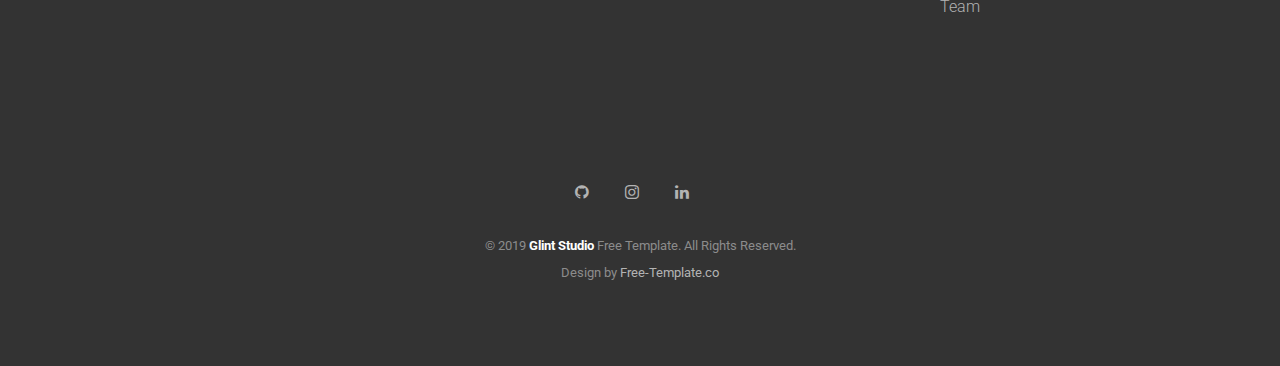
<file: blog/neural-networks/index.html>
<!--
////////////////////////////////////////////////////////////////

Author: Free-Template.co
Author URL: http://free-template.co.
License: https://creativecommons.org/licenses/by/3.0/
License URL: https://creativecommons.org/licenses/by/3.0/
Site License URL: https://free-template.co/template-license/

Website:  https://free-template.co
Facebook: https://www.facebook.com/FreeDashTemplate.co
Twitter:  https://twitter.com/Free_Templateco
RSS Feed: https://feeds.feedburner.com/Free-templateco

////////////////////////////////////////////////////////////////
-->
<!DOCTYPE html>
<html lang="en">
  <head>
    <title>Dionicio-Alberto</title>
    <meta charset="utf-8">
    <meta name="viewport" content="width=device-width, initial-scale=1, shrink-to-fit=no">

    <meta name="description" content="" />
    <meta name="keywords" content="" />
    <meta name="author" content="Dionicio Alberto" />

    <link rel="shortcut icon" href="/../../ftco-32x32.png">

    <link href="https://fonts.googleapis.com/css?family=Roboto:300,400,500,700,900" rel="stylesheet">
    <link rel="stylesheet" href="../../fonts/icomoon/style.css">
    <link rel="stylesheet" href="../../css/bootstrap.min.css">
    <link rel="stylesheet" href="../../css/animate.css">
    <link rel="stylesheet" href="../../css/owl.carousel.min.css">
    <link rel="stylesheet" href="../../css/owl.theme.default.min.css">
    <link rel="stylesheet" href="../../css/bootstrap-datepicker.css">


    <link rel="stylesheet" href="../../fonts/flaticon/font/flaticon.css">

    <link rel="stylesheet" href="../../css/aos.css">
    <link rel="stylesheet" href="../../css/jquery.fancybox.min.css">


    <link rel="stylesheet" href="../../css/style.css">


    <title>Video Centrado</title>
    <style>
        .video-container {
            display: flex;
            justify-content: center;
            align-items: center;
            height: 100vh; /* Esto centra verticalmente el video en la ventana del navegador */
        }

        /* Establece un ancho máximo para el video */
        .video-container iframe {
            max-width: 500;
            height: 400;
        }
    </style>

  </head>
  <body data-spy="scroll" data-target=".site-navbar-target" data-offset="300">

 <!--  <div id="overlayer"></div>
  <div class="loader">
    <div class="spinner-border text-primary" role="status">
      <span class="sr-only">Loading...</span>
    </div>
  </div> -->

  <div class="site-wrap">

    <div class="site-mobile-menu site-navbar-target">
      <div class="site-mobile-menu-header">
        <div class="site-mobile-menu-close mt-3">
          <span class="icon-close2 js-menu-toggle"></span>
        </div>
      </div>
      <div class="site-mobile-menu-body"></div>
    </div> <!-- .site-mobile-menu -->


    <div class="site-navbar-wrap">

      <div class="site-navbar site-navbar-target js-sticky-header">
        <div class="container">
          <div class="row align-items-center">
            <div class="col-6 col-md-4">
              <h1 class="my-0 site-logo"><a href="../../index.html">dionicio-alberto<span class="text-primary">.</span> </a></h1>
            </div>
            <div class="col-6 col-md-8">
              <nav class="site-navigation text-right" role="navigation">
                <div class="container">

                  <div class="d-inline-block d-lg-block ml-md-0 mr-auto py-3"><a href="#" class="site-menu-toggle js-menu-toggle text-black">
                    <span class="icon-menu h3"></span> <span class="menu-text">Menu</span>
                  </a></div>

                  <ul class="site-menu main-menu js-clone-nav d-none d-lg-none">
                    <li><a href="/#home-section" class="nav-link">Home</a></li>
                    <li><a href="/#what-we-do-section" class="nav-link">What I Do</a></li>
                    <li><a href="/#about-section" class="nav-link">About Me</a></li>
                    <li><a href="/#portfolio-section" class="nav-link">Portfolio</a></li>
                    <li><a href="/#studio-section" class="nav-link">Gallery</a></li>
                    <li><a href="/#contact-section" class="nav-link">Contact</a></li>
                  </ul>
                </div>
              </nav>
            </div>
          </div>
        </div>
      </div>
    </div> <!-- END .site-navbar-wrap -->

    <section id="header-propeties" style="background-image: url('../../images/fondo_blog.jpg')">
      <div class="filter"></div>
      <h1 class="header-propeties-details-contact mb-5">Professional Skills</h1>
    </section>


    <div class="site-section" id="about-section">
      <div class="container">
        <div class="row align-items-center">
          <div class="col-lg-12 section-title">
            <span class="sub-title mb-2 d-block">Blog Entry</span>
            <h2 class="title text-primary mb-3"> Neural Networks</h2>
            <p>Neural networks are a class of machine learning algorithms inspired by the structure and function of the human brain. They are used for various tasks such as image and speech recognition, natural language processing, and more. Here's a brief description of how neural networks work:</p>
            <ol>
                <li><strong>Basic Building Block - Neuron:</strong> The fundamental unit of a neural network is a neuron, which takes in input, processes it, and produces an output. Neurons are connected to each other in layers.</li>
                <li><strong>Layers:</strong> Neurons are organized into layers. The most common layers are input, hidden, and output layers. The input layer receives the data, the hidden layers perform computations, and the output layer produces the final results.</li>
                <li><strong>Weights and Bias:</strong> Each connection between neurons has an associated weight, which determines the strength of the connection. A bias term is added to each neuron to introduce flexibility into the model.</li>
                <li><strong>Activation Function:</strong> Neurons use activation functions to introduce non-linearity into the model. Common activation functions include the sigmoid, ReLU (Rectified Linear Unit), and tanh functions.</li>
                <li><strong>Forward Propagation:</strong> During forward propagation, input data is passed through the neural network layer by layer. Each neuron computes a weighted sum of its inputs, adds a bias term, and applies the activation function to produce an output.</li>
                <li><strong>Loss Function:</strong> A loss function measures the difference between the network's output and the expected output (ground truth). The goal is to minimize this loss function to make the predictions as accurate as possible.</li>
                <li><strong>Backpropagation:</strong> Neural networks learn by adjusting the weights and biases to minimize the loss. Backpropagation is a process that calculates the gradient of the loss with respect to the network's parameters. This gradient is used to update the weights and biases in the opposite direction to reduce the loss.</li>
                <li><strong>Training Data:</strong> Neural networks are trained on labeled data. They learn by iteratively adjusting their parameters (weights and biases) using optimization algorithms like gradient descent until the model performs well on the training data.</li>
                <li><strong>Hyperparameters:</strong> Neural networks have various hyperparameters that need to be set, including the number of layers, the number of neurons in each layer, the learning rate, and the choice of activation functions. These hyperparameters can significantly impact the network's performance.</li>
                <li><strong>Overfitting and Regularization:</strong> Neural networks can be prone to overfitting, where they perform well on the training data but poorly on unseen data. Regularization techniques are used to prevent overfitting.</li>
                <li><strong>Testing and Inference:</strong> Once trained, a neural network can make predictions on new, unseen data by performing forward propagation. The output of the network is the prediction for the given input.</li>
            </ol>
            <div style="display: flex; justify-content: center; align-items: center;">
              <img src="../../images/neural-n.jpeg" alt="Coding" class="img-fluid" width="400">
            </div>
            <p>
              Neural networks are a versatile and powerful tool in machine learning and have been applied to a wide range of applications, from image and speech recognition to natural language understanding and autonomous driving. They are at the core of deep learning, which involves training deep neural networks with many layers to solve complex problems.
            </p>
            
            <div class="video-container">
              <iframe width="560" height="287" src="https://www.youtube.com/embed/0QczhVg5HaI" title="Why Neural Networks can learn (almost) anything" frameborder="0" allow="accelerometer; autoplay; clipboard-write; encrypted-media; gyroscope; picture-in-picture; web-share" allowfullscreen></iframe>
            </div>
            <p class="mb-4"><a href="https://github.com/dionicio-alberto/" class="readmore">Visit my GitHub page for see my projects</a></p>
          </div>
        </div>
      </div>
    </div> <!-- .END site-section -->

    <footer class="site-footer">
      <div class="container">
        <div class="row">
          <div class="col-lg-4 mb-5 mb-lg-0">
            <div class="row mb-5">
              <div class="col-12">
                <h3 class="footer-heading mb-4">About Us</h3>
                <p>I am a passionate Data Scientist and Analyst with a background in Physics.</p>
              </div>
            </div>
            

            
          </div>
          <div class="col-lg-3 ml-auto">
           
            <div class="row mb-5">
              <div class="col-md-12">
                <h3 class="footer-heading mb-4">Navigation</h3>
              </div>
              <div class="col-md-6 col-lg-6">
                <ul class="list-unstyled">
                  <li><a href="#home-section" class="smoothscroll">Home</a></li>
                  <li><a href="#what-we-do-section" class="smoothscroll">What We Do</a></li>
                  <li><a href="#about-section" class="smoothscroll">About Us</a></li>
                  <li><a href="#team-section"  class="smoothscroll">Team</a></li>
                </ul>
              </div>
              
            </div>
            
          </div>
        
          
        </div>
        <div class="row pt-5 mt-5 text-center">
          <div class="col-md-12">
            <div class="mb-4">
                  <a href="https://github.com/dionicio-alberto" class="pl-0 pr-3"><span class="icon-github"></span></a>
                  <a href="https://www.instagram.com/gatitoquelegustaelmambo_/" class="pl-3 pr-3"><span class="icon-instagram"></span></a>
                  <a href="https://www.linkedin.com/in/dionicio-alberto/" class="pl-3 pr-3"><span class="icon-linkedin"></span></a>
                </div>
            <p>
              <!-- Link back to Free-Template.co can't be removed. Template is licensed under CC BY 3.0. -->
          <small class="block">&copy; 2019 <strong class="text-white">Glint Studio</strong> Free Template. All Rights Reserved. <br> Design by <a href="https://free-template.co/" target="_blank">Free-Template.co</a></small>
          </p>
          </div>

        </div>
      </div>
    </footer>
  </div>

  <script src="../../js/jquery-3.3.1.min.js"></script>
  <script src="../../js/popper.min.js"></script>
  <script src="../../js/bootstrap.min.js"></script>
  <script src="../../js/owl.carousel.min.js"></script>
  <script src="../../js/aos.js"></script>
  <script src="../../js/jquery.sticky.js"></script>
  <script src="../../js/stickyfill.min.js"></script>
  <script src="../../js/jquery.easing.1.3.js"></script>
  <script src="../../js/isotope.pkgd.min.js"></script>

  <script src="../../js/jquery.fancybox.min.js"></script>
  <script src="../../js/main.js"></script>


  </body>
</html>
</file>
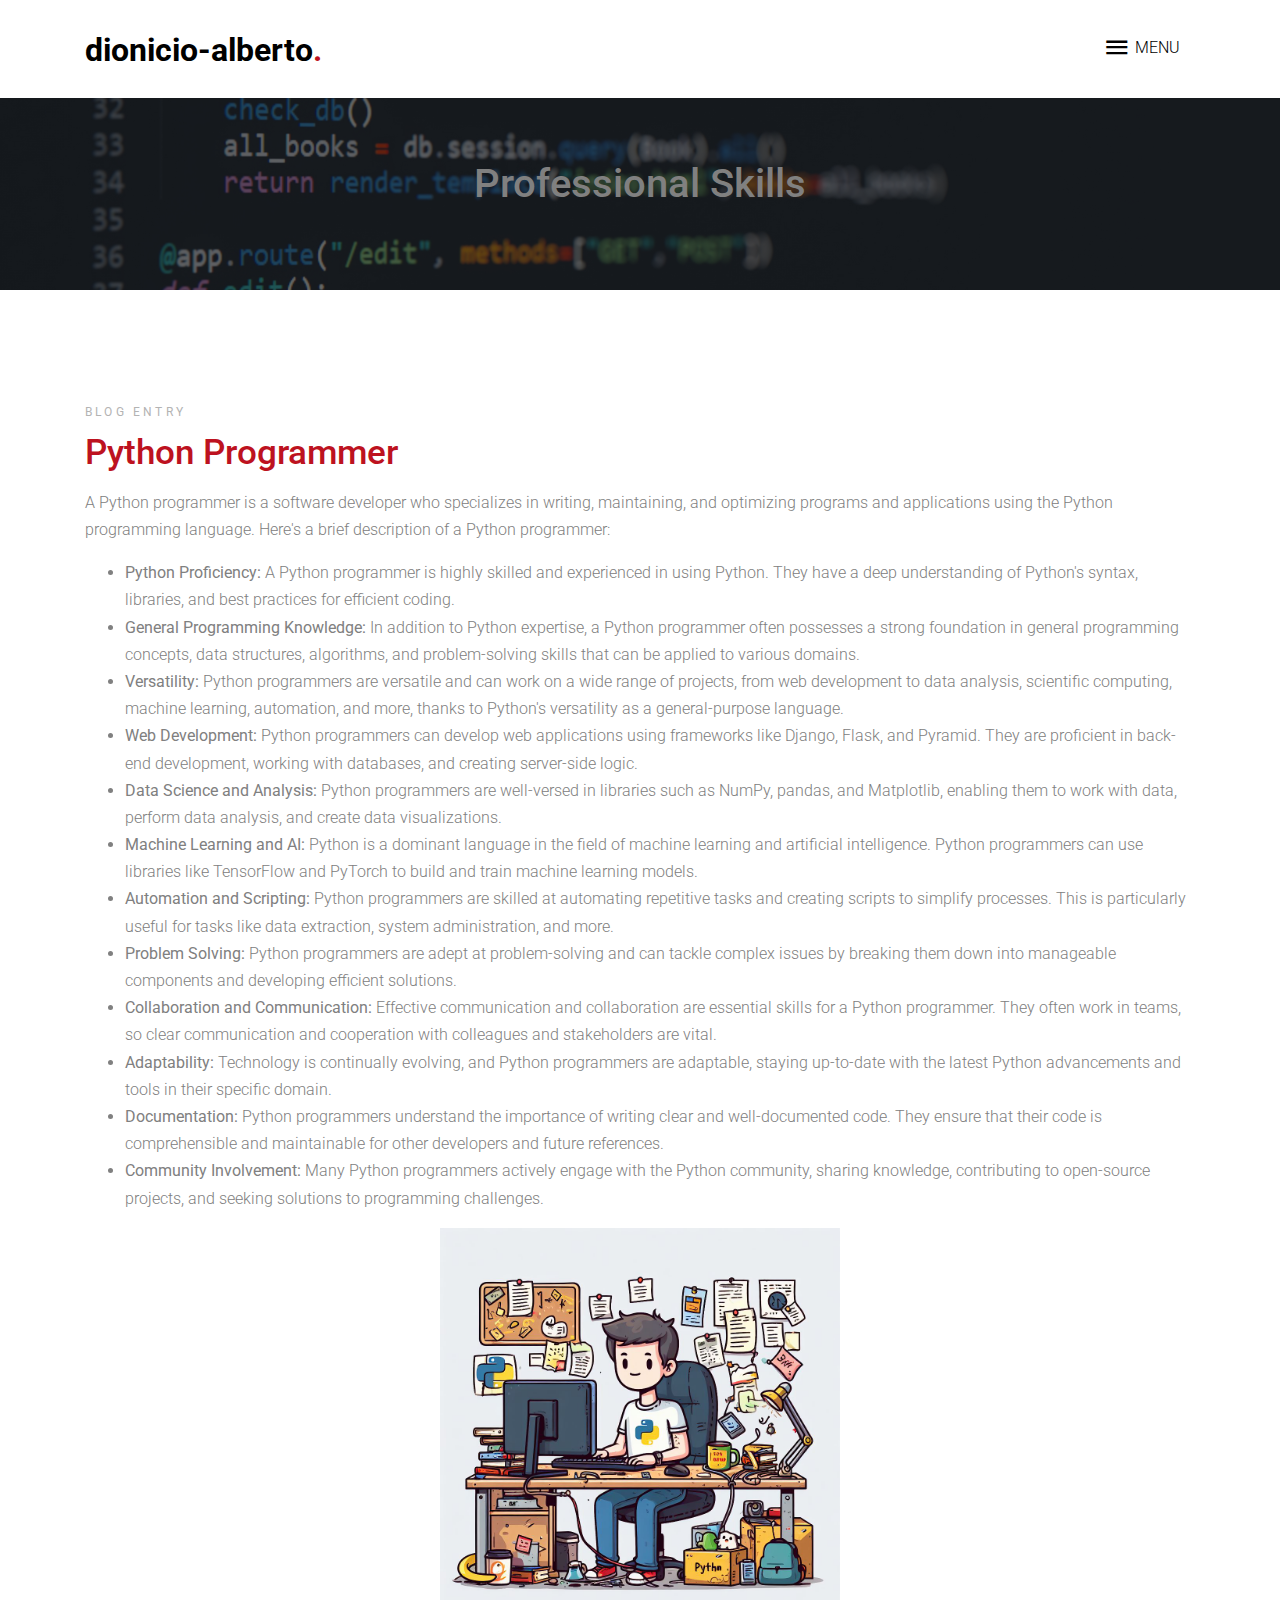
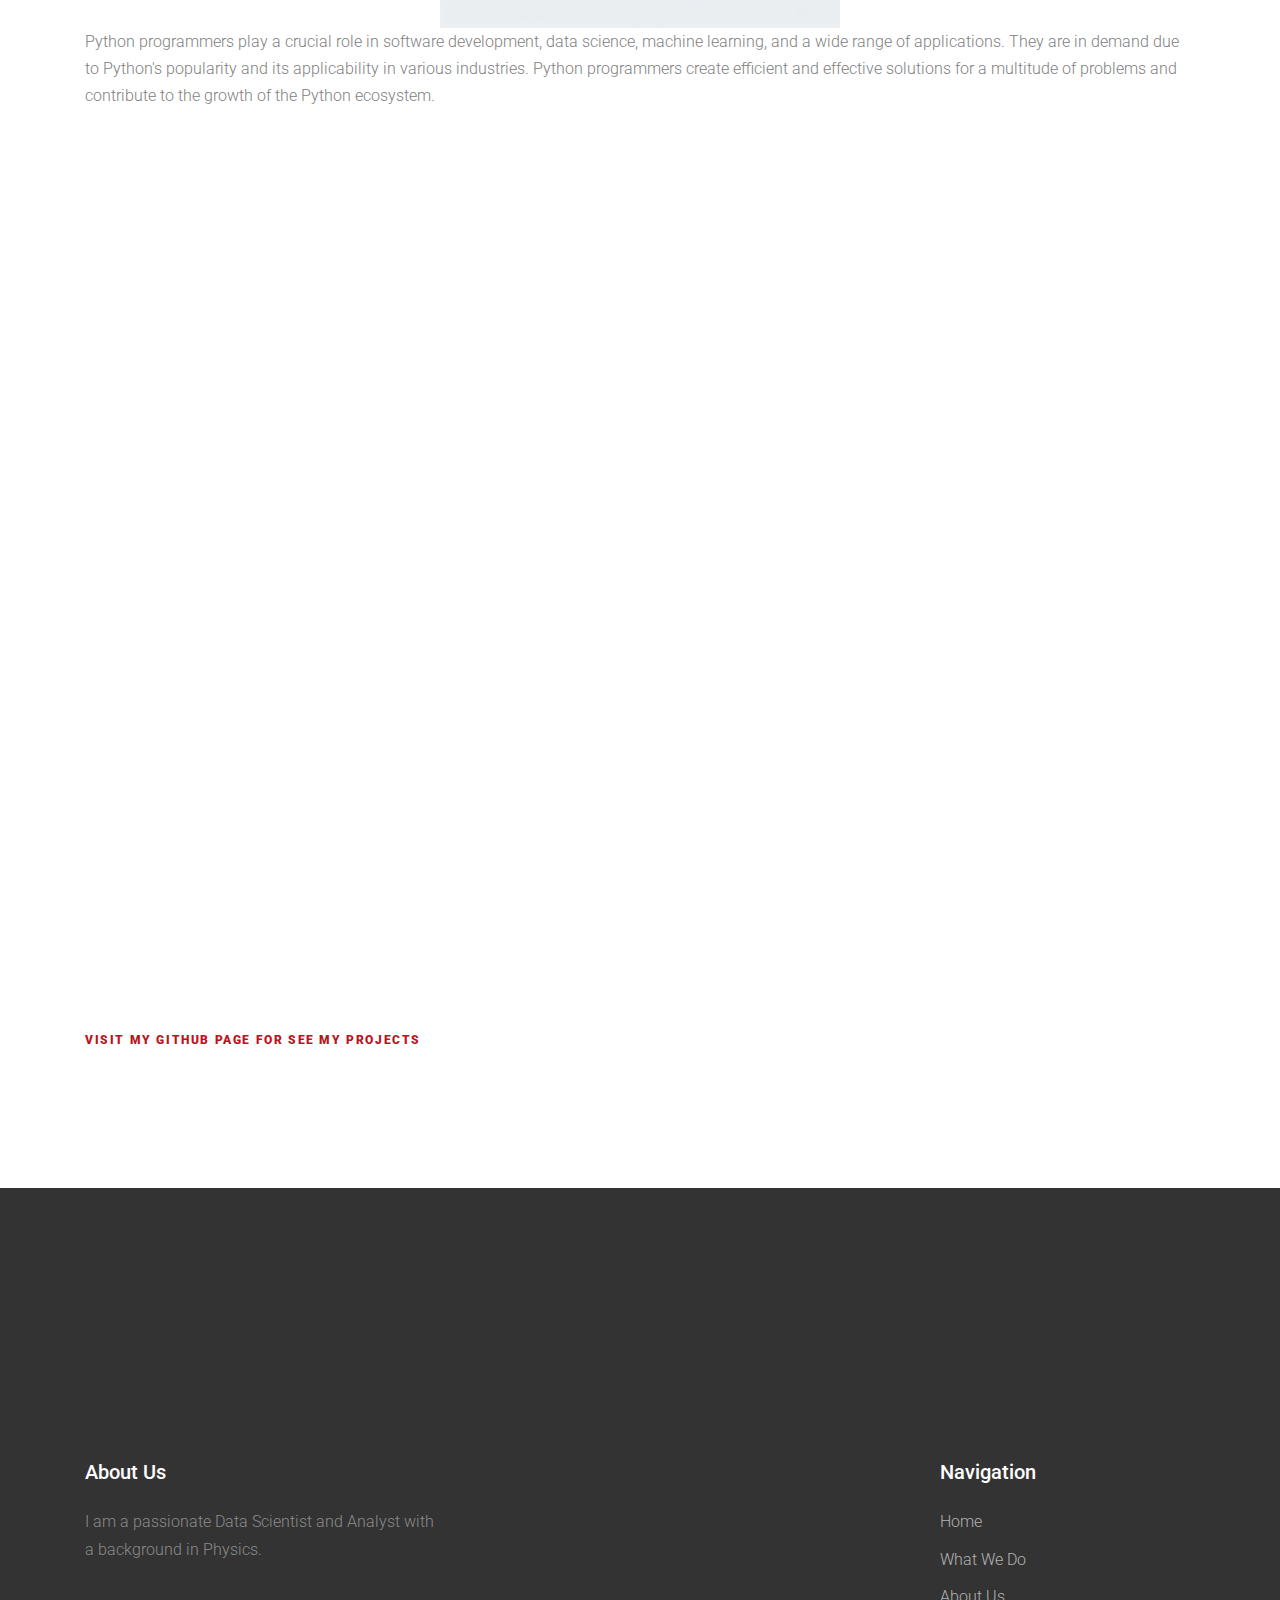
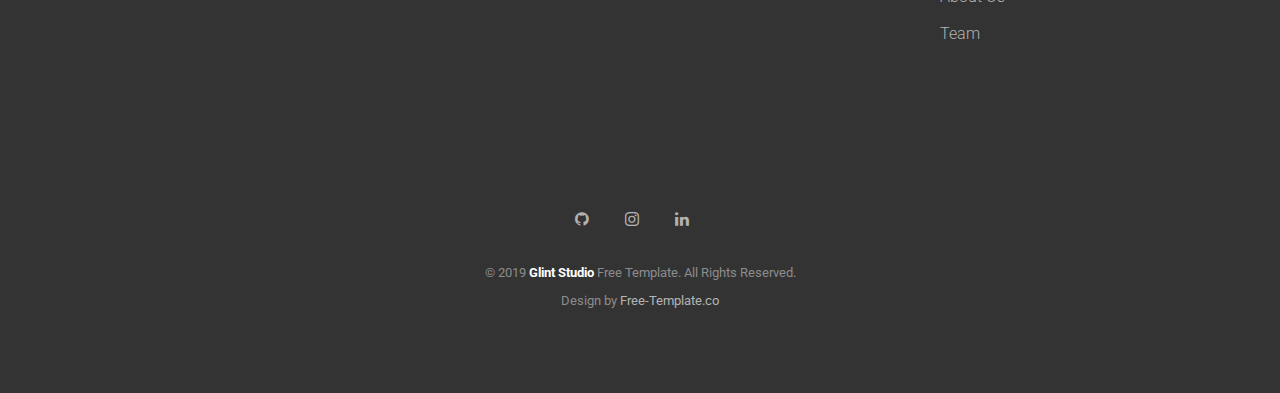
<file: blog/python-programmer/index.html>
<!--
////////////////////////////////////////////////////////////////

Author: Free-Template.co
Author URL: http://free-template.co.
License: https://creativecommons.org/licenses/by/3.0/
License URL: https://creativecommons.org/licenses/by/3.0/
Site License URL: https://free-template.co/template-license/

Website:  https://free-template.co
Facebook: https://www.facebook.com/FreeDashTemplate.co
Twitter:  https://twitter.com/Free_Templateco
RSS Feed: https://feeds.feedburner.com/Free-templateco

////////////////////////////////////////////////////////////////
-->
<!DOCTYPE html>
<html lang="en">
  <head>
    <title>Dionicio-Alberto</title>
    <meta charset="utf-8">
    <meta name="viewport" content="width=device-width, initial-scale=1, shrink-to-fit=no">

    <meta name="description" content="" />
    <meta name="keywords" content="" />
    <meta name="author" content="Dionicio Alberto" />

    <link rel="shortcut icon" href="/../../ftco-32x32.png">

    <link href="https://fonts.googleapis.com/css?family=Roboto:300,400,500,700,900" rel="stylesheet">
    <link rel="stylesheet" href="../../fonts/icomoon/style.css">
    <link rel="stylesheet" href="../../css/bootstrap.min.css">
    <link rel="stylesheet" href="../../css/animate.css">
    <link rel="stylesheet" href="../../css/owl.carousel.min.css">
    <link rel="stylesheet" href="../../css/owl.theme.default.min.css">
    <link rel="stylesheet" href="../../css/bootstrap-datepicker.css">


    <link rel="stylesheet" href="../../fonts/flaticon/font/flaticon.css">

    <link rel="stylesheet" href="../../css/aos.css">
    <link rel="stylesheet" href="../../css/jquery.fancybox.min.css">


    <link rel="stylesheet" href="../../css/style.css">


    <title>Video Centrado</title>
    <style>
        .video-container {
            display: flex;
            justify-content: center;
            align-items: center;
            height: 100vh; /* Esto centra verticalmente el video en la ventana del navegador */
        }

        /* Establece un ancho máximo para el video */
        .video-container iframe {
            max-width: 500;
            height: 400;
        }
    </style>

  </head>
  <body data-spy="scroll" data-target=".site-navbar-target" data-offset="300">

 <!--  <div id="overlayer"></div>
  <div class="loader">
    <div class="spinner-border text-primary" role="status">
      <span class="sr-only">Loading...</span>
    </div>
  </div> -->

  <div class="site-wrap">

    <div class="site-mobile-menu site-navbar-target">
      <div class="site-mobile-menu-header">
        <div class="site-mobile-menu-close mt-3">
          <span class="icon-close2 js-menu-toggle"></span>
        </div>
      </div>
      <div class="site-mobile-menu-body"></div>
    </div> <!-- .site-mobile-menu -->


    <div class="site-navbar-wrap">

      <div class="site-navbar site-navbar-target js-sticky-header">
        <div class="container">
          <div class="row align-items-center">
            <div class="col-6 col-md-4">
              <h1 class="my-0 site-logo"><a href="../../index.html">dionicio-alberto<span class="text-primary">.</span> </a></h1>
            </div>
            <div class="col-6 col-md-8">
              <nav class="site-navigation text-right" role="navigation">
                <div class="container">

                  <div class="d-inline-block d-lg-block ml-md-0 mr-auto py-3"><a href="#" class="site-menu-toggle js-menu-toggle text-black">
                    <span class="icon-menu h3"></span> <span class="menu-text">Menu</span>
                  </a></div>

                  <ul class="site-menu main-menu js-clone-nav d-none d-lg-none">
                    <li><a href="/#home-section" class="nav-link">Home</a></li>
                    <li><a href="/#what-we-do-section" class="nav-link">What I Do</a></li>
                    <li><a href="/#about-section" class="nav-link">About Me</a></li>
                    <li><a href="/#portfolio-section" class="nav-link">Portfolio</a></li>
                    <li><a href="/#studio-section" class="nav-link">Gallery</a></li>
                    <li><a href="/#contact-section" class="nav-link">Contact</a></li>
                  </ul>
                </div>
              </nav>
            </div>
          </div>
        </div>
      </div>
    </div> <!-- END .site-navbar-wrap -->

    <section id="header-propeties" style="background-image: url('../../images/fondo_blog.jpg')">
      <div class="filter"></div>
      <h1 class="header-propeties-details-contact mb-5">Professional Skills</h1>
    </section>


    <div class="site-section" id="about-section">
      <div class="container">
        <div class="row align-items-center">
          <div class="col-lg-12 section-title">
            <span class="sub-title mb-2 d-block">Blog Entry</span>
            <h2 class="title text-primary mb-3">Python Programmer</h2>
            <p>A Python programmer is a software developer who specializes in writing, maintaining, and optimizing programs and applications using the Python programming language. Here's a brief description of a Python programmer:</p>
            <ul>
                <li><strong>Python Proficiency:</strong> A Python programmer is highly skilled and experienced in using Python. They have a deep understanding of Python's syntax, libraries, and best practices for efficient coding.</li>
                <li><strong>General Programming Knowledge:</strong> In addition to Python expertise, a Python programmer often possesses a strong foundation in general programming concepts, data structures, algorithms, and problem-solving skills that can be applied to various domains.</li>
                <li><strong>Versatility:</strong> Python programmers are versatile and can work on a wide range of projects, from web development to data analysis, scientific computing, machine learning, automation, and more, thanks to Python's versatility as a general-purpose language.</li>
                <li><strong>Web Development:</strong> Python programmers can develop web applications using frameworks like Django, Flask, and Pyramid. They are proficient in back-end development, working with databases, and creating server-side logic.</li>
                <li><strong>Data Science and Analysis:</strong> Python programmers are well-versed in libraries such as NumPy, pandas, and Matplotlib, enabling them to work with data, perform data analysis, and create data visualizations.</li>
                <li><strong>Machine Learning and AI:</strong> Python is a dominant language in the field of machine learning and artificial intelligence. Python programmers can use libraries like TensorFlow and PyTorch to build and train machine learning models.</li>
                <li><strong>Automation and Scripting:</strong> Python programmers are skilled at automating repetitive tasks and creating scripts to simplify processes. This is particularly useful for tasks like data extraction, system administration, and more.</li>
                <li><strong>Problem Solving:</strong> Python programmers are adept at problem-solving and can tackle complex issues by breaking them down into manageable components and developing efficient solutions.</li>
                <li><strong>Collaboration and Communication:</strong> Effective communication and collaboration are essential skills for a Python programmer. They often work in teams, so clear communication and cooperation with colleagues and stakeholders are vital.</li>
                <li><strong>Adaptability:</strong> Technology is continually evolving, and Python programmers are adaptable, staying up-to-date with the latest Python advancements and tools in their specific domain.</li>
                <li><strong>Documentation:</strong> Python programmers understand the importance of writing clear and well-documented code. They ensure that their code is comprehensible and maintainable for other developers and future references.</li>
                <li><strong>Community Involvement:</strong> Many Python programmers actively engage with the Python community, sharing knowledge, contributing to open-source projects, and seeking solutions to programming challenges.</li>
            </ul>
            <div style="display: flex; justify-content: center; align-items: center;">
              <img src="../../images/python.jpeg" alt="Coding" class="img-fluid" width="400">
            </div>

            <p>Python programmers play a crucial role in software development, data science, machine learning, and a wide range of applications. They are in demand due to Python's popularity and its applicability in various industries. Python programmers create efficient and effective solutions for a multitude of problems and contribute to the growth of the Python ecosystem.</p>
            <div class="video-container">
              <iframe width="560" height="287" src="https://www.youtube.com/embed/Y8Tko2YC5hA" title="What is Python? Why Python is So Popular?" frameborder="0" allow="accelerometer; autoplay; clipboard-write; encrypted-media; gyroscope; picture-in-picture; web-share" allowfullscreen></iframe>
            </div>
            <p class="mb-4"><a href="https://github.com/dionicio-alberto/" class="readmore">Visit my GitHub page for see my projects</a></p>
          </div>
        </div>
      </div>
    </div> <!-- .END site-section -->

    <footer class="site-footer">
      <div class="container">
        <div class="row">
          <div class="col-lg-4 mb-5 mb-lg-0">
            <div class="row mb-5">
              <div class="col-12">
                <h3 class="footer-heading mb-4">About Us</h3>
                <p>I am a passionate Data Scientist and Analyst with a background in Physics.</p>
              </div>
            </div>
            

            
          </div>
          <div class="col-lg-3 ml-auto">
           
            <div class="row mb-5">
              <div class="col-md-12">
                <h3 class="footer-heading mb-4">Navigation</h3>
              </div>
              <div class="col-md-6 col-lg-6">
                <ul class="list-unstyled">
                  <li><a href="#home-section" class="smoothscroll">Home</a></li>
                  <li><a href="#what-we-do-section" class="smoothscroll">What We Do</a></li>
                  <li><a href="#about-section" class="smoothscroll">About Us</a></li>
                  <li><a href="#team-section"  class="smoothscroll">Team</a></li>
                </ul>
              </div>
              
            </div>
            
          </div>
        
          
        </div>
        <div class="row pt-5 mt-5 text-center">
          <div class="col-md-12">
            <div class="mb-4">
                  <a href="https://github.com/dionicio-alberto" class="pl-0 pr-3"><span class="icon-github"></span></a>
                  <a href="https://www.instagram.com/gatitoquelegustaelmambo_/" class="pl-3 pr-3"><span class="icon-instagram"></span></a>
                  <a href="https://www.linkedin.com/in/dionicio-alberto/" class="pl-3 pr-3"><span class="icon-linkedin"></span></a>
                </div>
            <p>
              <!-- Link back to Free-Template.co can't be removed. Template is licensed under CC BY 3.0. -->
          <small class="block">&copy; 2019 <strong class="text-white">Glint Studio</strong> Free Template. All Rights Reserved. <br> Design by <a href="https://free-template.co/" target="_blank">Free-Template.co</a></small>
          </p>
          </div>

        </div>
      </div>
    </footer>
  </div>

  <script src="../../js/jquery-3.3.1.min.js"></script>
  <script src="../../js/popper.min.js"></script>
  <script src="../../js/bootstrap.min.js"></script>
  <script src="../../js/owl.carousel.min.js"></script>
  <script src="../../js/aos.js"></script>
  <script src="../../js/jquery.sticky.js"></script>
  <script src="../../js/stickyfill.min.js"></script>
  <script src="../../js/jquery.easing.1.3.js"></script>
  <script src="../../js/isotope.pkgd.min.js"></script>

  <script src="../../js/jquery.fancybox.min.js"></script>
  <script src="../../js/main.js"></script>


  </body>
</html>
</file>
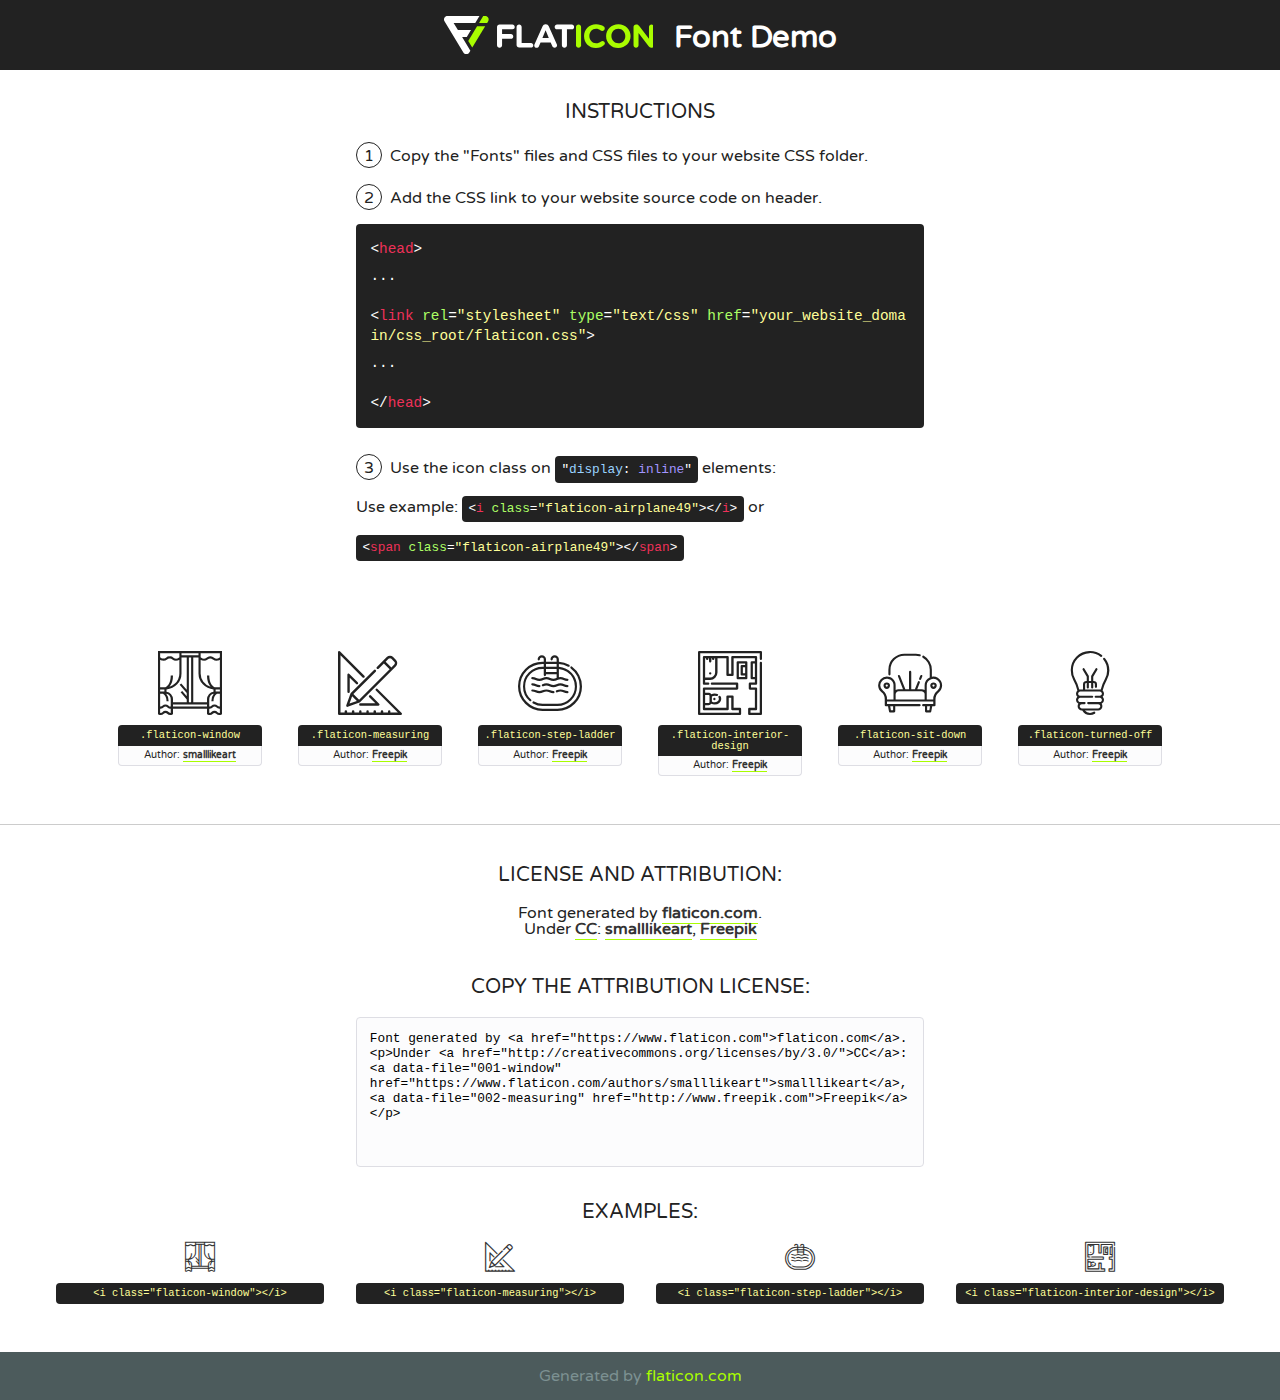
<file: fonts/flaticon/font/flaticon.html>
<!DOCTYPE html>
<!--
  Flaticon icon font: Flaticon
  Creation date: 01/03/2019 00:45
-->
<html>
<!DOCTYPE html>
<html>

<head>
    <title>Flaticon WebFont</title>
    <link href="http://fonts.googleapis.com/css?family=Varela+Round" rel="stylesheet" type="text/css" />
    <link rel="stylesheet" type="text/css" href="flaticon.css">
    <meta charset="UTF-8">
    <style>
    html, body, div, span, applet, object, iframe,
    h1, h2, h3, h4, h5, h6, p, blockquote, pre,
    a, abbr, acronym, address, big, cite, code,
    del, dfn, em, img, ins, kbd, q, s, samp,
    small, strike, strong, sub, sup, tt, var,
    b, u, i, center,
    dl, dt, dd, ol, ul, li,
    fieldset, form, label, legend,
    table, caption, tbody, tfoot, thead, tr, th, td,
    article, aside, canvas, details, embed, 
    figure, figcaption, footer, header, hgroup, 
    menu, nav, output, ruby, section, summary,
    time, mark, audio, video {
        margin: 0;
        padding: 0;
        border: 0;
        font-size: 100%;
        font: inherit;
        vertical-align: baseline;
    }
    /* HTML5 display-role reset for older browsers */
    article, aside, details, figcaption, figure, 
    footer, header, hgroup, menu, nav, section {
        display: block;
    }
    body {
        line-height: 1;
    }
    ol, ul {
        list-style: none;
    }
    blockquote, q {
        quotes: none;
    }
    blockquote:before, blockquote:after,
    q:before, q:after {
        content: '';
        content: none;
    }
    table {
        border-collapse: collapse;
        border-spacing: 0;
    }
    body {
        font-family: 'Varela Round', Helvetica, Arial, sans-serif;
        font-size: 16px;
        color: #222;
    }
    a {
        color: #333;
        border-bottom: 1px solid #a9fd00;
        font-weight: bold;
        text-decoration: none;
    }
    * {
        -moz-box-sizing: border-box;
        -webkit-box-sizing: border-box;
        box-sizing: border-box;
        margin: 0;
        padding: 0;
    }
    [class^="flaticon-"]:before, [class*=" flaticon-"]:before, [class^="flaticon-"]:after, [class*=" flaticon-"]:after {
        font-family: Flaticon;
        font-size: 30px;
        font-style: normal;
        margin-left: 20px;
        color: #333;
    }
    .wrapper {
        max-width: 600px;
        margin: auto;
        padding: 0 1em;
    }
    .title {
        font-size: 1.25em;
        text-align: center;
        margin-bottom: 1em;
        text-transform: uppercase;
    }
    header {
        text-align: center;
        background-color: #222;
        color: #fff;
        padding: 1em;
    }
    header .logo {
        width: 210px;
        height: 38px;
        display: inline-block;
        vertical-align: middle;
        margin-right: 1em;
        border: none;
    }
    header strong {
        font-size: 1.95em;
        font-weight: bold;
        vertical-align: middle;
        margin-top: 5px;
        display: inline-block;
    }
    .demo {
        margin: 2em auto;
        line-height: 1.25em;
    }
    .demo ul li {
        margin-bottom: 1em;
    }
    .demo ul li .num {
        color: #222;
        border-radius: 20px;
        display: inline-block;
        width: 26px;
        padding: 3px;
        height: 26px;
        text-align: center;
        margin-right: 0.5em;
        border: 1px solid #222;
    }
    .demo ul li code {
        background-color: #222;
        border-radius: 4px;
        padding: 0.25em 0.5em;
        display: inline-block;
        color: #fff;
        font-family: Consolas,Monaco,Lucida Console,Liberation Mono,DejaVu Sans Mono,Bitstream Vera Sans Mono,Courier New, monospace;
        font-weight: lighter;
        margin-top: 1em;
        font-size: 0.8em;
        word-break: break-all;
    }
    .demo ul li code.big {
        padding: 1em;
        font-size: 0.9em;
    }
    .demo ul li code .red {
        color: #EF3159;
    }
    .demo ul li code .green {
        color: #ACFF65;
    }
    .demo ul li code .yellow {
        color: #FFFF99;
    }
    .demo ul li code .blue {
        color: #99D3FF;
    }
    .demo ul li code .purple {
        color: #A295FF;
    }
    .demo ul li code .dots {
        margin-top: 0.5em;
        display: block;
    }
    #glyphs {
        border-bottom: 1px solid #ccc;
        padding: 2em 0;
        text-align: center;
    }
    .glyph {
        display: inline-block;
        width: 9em;
        margin: 1em;
        text-align: center;
        vertical-align: top;
        background: #FFF;
    }
    .glyph .glyph-icon {
        padding: 10px;
        display: block;
        font-family:"Flaticon";
        font-size: 64px;
        line-height: 1;
    }
    .glyph .glyph-icon:before {
        font-size: 64px;
        color: #222;
        margin-left: 0;
    }
    .class-name {
        font-size: 0.65em;
        background-color: #222;
        color: #fff;
        border-radius: 4px 4px 0 0;
        padding: 0.5em;
        color: #FFFF99;
        font-family: Consolas,Monaco,Lucida Console,Liberation Mono,DejaVu Sans Mono,Bitstream Vera Sans Mono,Courier New, monospace;
    }
    .author-name {
        font-size: 0.6em;
        background-color: #fcfcfd;
        border: 1px solid #DEDEE4;
        border-top: 0;
        border-radius: 0 0 4px 4px;
        padding: 0.5em;
    }
    .class-name:last-child {
        font-size: 10px;
        color:#888;
    }
    .class-name:last-child a {
        font-size: 10px;
        color:#555;
    }
    .class-name:last-child a:hover {
        color:#a9fd00;
    }
    .glyph > input {
        display: block;
        width: 100px;
        margin: 5px auto;
        text-align: center;
        font-size: 12px;
        cursor: text;
    }
    .glyph > input.icon-input {
        font-family:"Flaticon";
        font-size: 16px;
        margin-bottom: 10px;
    }
    .attribution .title {
        margin-top: 2em;
    }
    .attribution textarea {
        background-color: #fcfcfd;
        padding: 1em;
        border: none;
        box-shadow: none;
        border: 1px solid #DEDEE4;
        border-radius: 4px;
        resize: none;
        width: 100%;
        height: 150px;
        font-size: 0.8em;
        font-family: Consolas,Monaco,Lucida Console,Liberation Mono,DejaVu Sans Mono,Bitstream Vera Sans Mono,Courier New, monospace;
        -webkit-appearance: none;
    }
    .iconsuse {
        margin: 2em auto;
        text-align: center;
        max-width: 1200px;
    }
    .iconsuse:after {
        content: '';
        display: table;
        clear: both;
    }
    .iconsuse .image {
        float: left;
        width: 25%;
        padding: 0 1em;
    }
    .iconsuse .image p {
        margin-bottom: 1em;
    }
    .iconsuse .image span {
        display: block;
        font-size: 0.65em;
        background-color: #222;
        color: #fff;
        border-radius: 4px;
        padding: 0.5em;
        color: #FFFF99;
        margin-top: 1em;
        font-family: Consolas,Monaco,Lucida Console,Liberation Mono,DejaVu Sans Mono,Bitstream Vera Sans Mono,Courier New, monospace;
    }
    #footer {
        text-align: center;
        background-color: #4C5B5C;
        color: #7c9192;
        padding: 1em;
    }
    #footer a {
        border: none;
        color: #a9fd00;
        font-weight: normal;
    }
    @media (max-width: 960px) {
        .iconsuse .image {
            width: 50%;
        }
    }
    @media (max-width: 560px) {
        .iconsuse .image {
            width: 100%;
        }
    }
    </style>
</head>

<body class="characters-off">

    <header>
        <a href="https://www.flaticon.com" target="_blank" class="logo">
            <svg version="1.1" xmlns="http://www.w3.org/2000/svg" xmlns:xlink="http://www.w3.org/1999/xlink" xmlns:a="http://ns.adobe.com/AdobeSVGViewerExtensions/3.0/" viewBox="0 0 560.875 102.036" enable-background="new 0 0 560.875 102.036" xml:space="preserve">
                <defs>
                </defs>
                <g>
                    <g class="letters">
                        <path fill="#ffffff" d="M141.596,29.675c0-3.777,2.985-6.767,6.764-6.767h34.438c3.426,0,6.15,2.728,6.15,6.15
                        c0,3.43-2.724,6.149-6.15,6.149h-27.674v13.091h23.719c3.429,0,6.151,2.724,6.151,6.15c0,3.43-2.723,6.149-6.151,6.149h-23.719
                        v17.574c0,3.773-2.986,6.761-6.764,6.761c-3.779,0-6.764-2.989-6.764-6.761V29.675z"></path>
                        <path fill="#ffffff" d="M193.844,29.149c0-3.781,2.985-6.767,6.764-6.767c3.776,0,6.763,2.985,6.763,6.767v42.957h25.039
                        c3.426,0,6.149,2.726,6.149,6.153c0,3.425-2.723,6.15-6.149,6.15h-31.802c-3.779,0-6.764-2.986-6.764-6.768V29.149z"></path>
                        <path fill="#ffffff" d="M241.891,75.71l21.438-48.407c1.492-3.341,4.215-5.357,7.906-5.357h0.792
                        c3.686,0,6.323,2.017,7.815,5.357l21.439,48.407c0.436,0.967,0.701,1.845,0.701,2.723c0,3.602-2.809,6.501-6.414,6.501
                        c-3.161,0-5.269-1.845-6.499-4.655l-4.132-9.661h-27.059l-4.301,10.102c-1.144,2.631-3.426,4.214-6.237,4.214
                        c-3.517,0-6.24-2.81-6.24-6.325C241.1,77.64,241.451,76.677,241.891,75.71z M279.932,58.666l-8.521-20.297l-8.526,20.297H279.932
                        z"></path>
                        <path fill="#ffffff" d="M314.864,35.387H301.86c-3.429,0-6.239-2.813-6.239-6.238c0-3.429,2.811-6.24,6.239-6.24h39.533
                        c3.426,0,6.237,2.811,6.237,6.24c0,3.425-2.811,6.238-6.237,6.238h-13.001v42.785c0,3.773-2.99,6.761-6.764,6.761
                        c-3.779,0-6.764-2.989-6.764-6.761V35.387z"></path>
                        <path fill="#A9FD00" d="M352.615,29.149c0-3.781,2.985-6.767,6.767-6.767c3.774,0,6.761,2.985,6.761,6.767v49.024
                        c0,3.773-2.987,6.761-6.761,6.761c-3.781,0-6.767-2.989-6.767-6.761V29.149z"></path>
                        <path fill="#A9FD00" d="M374.132,53.836v-0.179c0-17.481,13.178-31.801,32.065-31.801c9.22,0,15.459,2.458,20.557,6.238
                        c1.402,1.054,2.637,2.985,2.637,5.357c0,3.692-2.985,6.59-6.681,6.59c-1.845,0-3.071-0.702-4.044-1.319
                        c-3.776-2.813-7.729-4.393-12.562-4.393c-10.364,0-17.831,8.611-17.831,19.154v0.173c0,10.542,7.291,19.329,17.831,19.329
                        c5.715,0,9.492-1.756,13.359-4.834c1.049-0.874,2.458-1.491,4.039-1.491c3.429,0,6.325,2.813,6.325,6.236
                        c0,2.106-1.056,3.78-2.282,4.834c-5.539,4.834-12.036,7.733-21.878,7.733C387.572,85.464,374.132,71.493,374.132,53.836z"></path>
                        <path fill="#A9FD00" d="M433.009,53.836v-0.179c0-17.481,13.79-31.801,32.766-31.801c18.981,0,32.592,14.143,32.592,31.628v0.173
                        c0,17.483-13.785,31.807-32.769,31.807C446.625,85.464,433.009,71.32,433.009,53.836z M484.224,53.836v-0.179
                        c0-10.539-7.725-19.326-18.626-19.326c-10.893,0-18.449,8.611-18.449,19.154v0.173c0,10.542,7.73,19.329,18.626,19.329
                        C476.676,72.986,484.224,64.378,484.224,53.836z"></path>
                        <path fill="#A9FD00" d="M506.233,29.321c0-3.774,2.99-6.763,6.767-6.763h1.401c3.252,0,5.183,1.583,7.029,3.953l26.093,34.265
                        V29.059c0-3.692,2.99-6.677,6.681-6.677c3.683,0,6.671,2.985,6.671,6.677v48.934c0,3.78-2.987,6.765-6.764,6.765h-0.436
                        c-3.257,0-5.188-1.581-7.034-3.953l-27.056-35.492v32.944c0,3.687-2.985,6.676-6.678,6.676c-3.683,0-6.673-2.989-6.673-6.676
                        V29.321z"></path>
                    </g>
                    <g class="insignia">
                        <path fill="#ffffff" d="M48.372,56.137h12.517l11.156-18.537H37.186L25.688,18.539h57.825L94.668,0H9.271
                        C5.925,0,2.842,1.801,1.198,4.716c-1.644,2.907-1.593,6.482,0.134,9.343l50.38,83.501c1.678,2.781,4.689,4.476,7.938,4.476
                        c3.246,0,6.257-1.695,7.935-4.476l2.898-4.804L48.372,56.137z"></path>
                        <g class="i">
                            <path fill="#A9FD00" d="M93.575,18.539h0.031v0.004l21.652,0.004l2.705-4.488c1.727-2.861,1.778-6.436,0.133-9.343
                            C116.454,1.801,113.371,0,110.026,0h-5.294L93.575,18.539z"></path>
                            <polygon fill="#A9FD00" points="88.291,27.356 64.725,66.486 75.519,84.404 109.942,27.356"></polygon>
                        </g>
                    </g>
                </g>
            </svg>
        </a>
        <strong>Font Demo</strong>
    </header>


    <section class="demo wrapper">

        <p class="title">Instructions</p>

        <ul>
            <li>
                <span class="num">1</span>Copy the "Fonts" files and CSS files to your website CSS folder.
            </li>
            <li>
                <span class="num">2</span>Add the CSS link to your website source code on header.
                <code class="big">
                    &lt;<span class="red">head</span>&gt;
                    <br/><span class="dots">...</span>
                    <br/>&lt;<span class="red">link</span> <span class="green">rel</span>=<span class="yellow">"stylesheet"</span> <span class="green">type</span>=<span class="yellow">"text/css"</span> <span class="green">href</span>=<span class="yellow">"your_website_domain/css_root/flaticon.css"</span>&gt;
                    <br/><span class="dots">...</span>
                    <br/>&lt;/<span class="red">head</span>&gt;
                </code>
            </li>

            <li>
                <p>
                    <span class="num">3</span>Use the icon class on <code>"<span class="blue">display</span>:<span class="purple"> inline</span>"</code> elements:
                    <br />
                    Use example: <code>&lt;<span class="red">i</span> <span class="green">class</span>=<span class="yellow">&quot;flaticon-airplane49&quot;</span>&gt;&lt;/<span class="red">i</span>&gt;</code> or <code>&lt;<span class="red">span</span> <span class="green">class</span>=<span class="yellow">&quot;flaticon-airplane49&quot;</span>&gt;&lt;/<span class="red">span</span>&gt;</code>
            </li>
        </ul>

    </section>




   <section id="glyphs">          
    
      
        <div class="glyph"><div class="glyph-icon flaticon-window"></div>
            <div class="class-name">.flaticon-window</div>
            <div class="author-name">Author: <a data-file="001-window" href="https://www.flaticon.com/authors/smalllikeart">smalllikeart</a> </div> 
        </div>        
        
        <div class="glyph"><div class="glyph-icon flaticon-measuring"></div>
            <div class="class-name">.flaticon-measuring</div>
            <div class="author-name">Author: <a data-file="002-measuring" href="http://www.freepik.com">Freepik</a> </div> 
        </div>        
        
        <div class="glyph"><div class="glyph-icon flaticon-step-ladder"></div>
            <div class="class-name">.flaticon-step-ladder</div>
            <div class="author-name">Author: <a data-file="003-step-ladder" href="http://www.freepik.com">Freepik</a> </div> 
        </div>        
        
        <div class="glyph"><div class="glyph-icon flaticon-interior-design"></div>
            <div class="class-name">.flaticon-interior-design</div>
            <div class="author-name">Author: <a data-file="004-interior-design" href="http://www.freepik.com">Freepik</a> </div> 
        </div>        
        
        <div class="glyph"><div class="glyph-icon flaticon-sit-down"></div>
            <div class="class-name">.flaticon-sit-down</div>
            <div class="author-name">Author: <a data-file="005-sit-down" href="http://www.freepik.com">Freepik</a> </div> 
        </div>        
        
        <div class="glyph"><div class="glyph-icon flaticon-turned-off"></div>
            <div class="class-name">.flaticon-turned-off</div>
            <div class="author-name">Author: <a data-file="006-turned-off" href="http://www.freepik.com">Freepik</a> </div> 
        </div>        
        

    </section>



    <section class="attribution wrapper"   style="text-align:center;">

      <div class="title">License and attribution:</div><div class="attrDiv">Font generated by <a href="https://www.flaticon.com">flaticon.com</a>. <div><p>Under <a href="http://creativecommons.org/licenses/by/3.0/">CC</a>: <a data-file="001-window" href="https://www.flaticon.com/authors/smalllikeart">smalllikeart</a>, <a data-file="002-measuring" href="http://www.freepik.com">Freepik</a></p>  </div>
      </div>
      <div class="title">Copy the Attribution License:</div>

    <textarea onclick="this.focus();this.select();">Font generated by &lt;a href=&quot;https://www.flaticon.com&quot;&gt;flaticon.com&lt;/a&gt;. <p>Under <a href="http://creativecommons.org/licenses/by/3.0/">CC</a>: <a data-file="001-window" href="https://www.flaticon.com/authors/smalllikeart">smalllikeart</a>, <a data-file="002-measuring" href="http://www.freepik.com">Freepik</a></p>  
     </textarea>

    </section>

    <section class="iconsuse">

          <div class="title">Examples:</div>            
             
            <div class="image">
                <p>
                    <i class="glyph-icon flaticon-window"></i> 
                    <span>&lt;i class=&quot;flaticon-window&quot;&gt;&lt;/i&gt;</span>
                </p>
            </div>
            
            <div class="image">
                <p>
                    <i class="glyph-icon flaticon-measuring"></i> 
                    <span>&lt;i class=&quot;flaticon-measuring&quot;&gt;&lt;/i&gt;</span>
                </p>
            </div>
            
            <div class="image">
                <p>
                    <i class="glyph-icon flaticon-step-ladder"></i> 
                    <span>&lt;i class=&quot;flaticon-step-ladder&quot;&gt;&lt;/i&gt;</span>
                </p>
            </div>
            
            <div class="image">
                <p>
                    <i class="glyph-icon flaticon-interior-design"></i> 
                    <span>&lt;i class=&quot;flaticon-interior-design&quot;&gt;&lt;/i&gt;</span>
                </p>
            </div>
                       
        </div>
                            
    </section>

<div id="footer">
    <div>Generated by <a href="https://www.flaticon.com">flaticon.com</a>
    </div>
</div>



</body>
</html>
</file>
<file: fonts/icomoon/style.css>
@font-face {
  font-family: 'icomoon';
  src:  url('fonts/icomoon.eot?10si43');
  src:  url('fonts/icomoon.eot?10si43#iefix') format('embedded-opentype'),
    url('fonts/icomoon.ttf?10si43') format('truetype'),
    url('fonts/icomoon.woff?10si43') format('woff'),
    url('fonts/icomoon.svg?10si43#icomoon') format('svg');
  font-weight: normal;
  font-style: normal;
}

[class^="icon-"], [class*=" icon-"] {
  /* use !important to prevent issues with browser extensions that change fonts */
  font-family: 'icomoon' !important;
  speak: none;
  font-style: normal;
  font-weight: normal;
  font-variant: normal;
  text-transform: none;
  line-height: 1;

  /* Better Font Rendering =========== */
  -webkit-font-smoothing: antialiased;
  -moz-osx-font-smoothing: grayscale;
}

.icon-asterisk:before {
  content: "\f069";
}
.icon-plus:before {
  content: "\f067";
}
.icon-question:before {
  content: "\f128";
}
.icon-minus:before {
  content: "\f068";
}
.icon-glass:before {
  content: "\f000";
}
.icon-music:before {
  content: "\f001";
}
.icon-search:before {
  content: "\f002";
}
.icon-envelope-o:before {
  content: "\f003";
}
.icon-heart:before {
  content: "\f004";
}
.icon-star:before {
  content: "\f005";
}
.icon-star-o:before {
  content: "\f006";
}
.icon-user:before {
  content: "\f007";
}
.icon-film:before {
  content: "\f008";
}
.icon-th-large:before {
  content: "\f009";
}
.icon-th:before {
  content: "\f00a";
}
.icon-th-list:before {
  content: "\f00b";
}
.icon-check:before {
  content: "\f00c";
}
.icon-close:before {
  content: "\f00d";
}
.icon-remove:before {
  content: "\f00d";
}
.icon-times:before {
  content: "\f00d";
}
.icon-search-plus:before {
  content: "\f00e";
}
.icon-search-minus:before {
  content: "\f010";
}
.icon-power-off:before {
  content: "\f011";
}
.icon-signal:before {
  content: "\f012";
}
.icon-cog:before {
  content: "\f013";
}
.icon-gear:before {
  content: "\f013";
}
.icon-trash-o:before {
  content: "\f014";
}
.icon-home:before {
  content: "\f015";
}
.icon-file-o:before {
  content: "\f016";
}
.icon-clock-o:before {
  content: "\f017";
}
.icon-road:before {
  content: "\f018";
}
.icon-download:before {
  content: "\f019";
}
.icon-arrow-circle-o-down:before {
  content: "\f01a";
}
.icon-arrow-circle-o-up:before {
  content: "\f01b";
}
.icon-inbox:before {
  content: "\f01c";
}
.icon-play-circle-o:before {
  content: "\f01d";
}
.icon-repeat:before {
  content: "\f01e";
}
.icon-rotate-right:before {
  content: "\f01e";
}
.icon-refresh:before {
  content: "\f021";
}
.icon-list-alt:before {
  content: "\f022";
}
.icon-lock:before {
  content: "\f023";
}
.icon-flag:before {
  content: "\f024";
}
.icon-headphones:before {
  content: "\f025";
}
.icon-volume-off:before {
  content: "\f026";
}
.icon-volume-down:before {
  content: "\f027";
}
.icon-volume-up:before {
  content: "\f028";
}
.icon-qrcode:before {
  content: "\f029";
}
.icon-barcode:before {
  content: "\f02a";
}
.icon-tag:before {
  content: "\f02b";
}
.icon-tags:before {
  content: "\f02c";
}
.icon-book:before {
  content: "\f02d";
}
.icon-bookmark:before {
  content: "\f02e";
}
.icon-print:before {
  content: "\f02f";
}
.icon-camera:before {
  content: "\f030";
}
.icon-font:before {
  content: "\f031";
}
.icon-bold:before {
  content: "\f032";
}
.icon-italic:before {
  content: "\f033";
}
.icon-text-height:before {
  content: "\f034";
}
.icon-text-width:before {
  content: "\f035";
}
.icon-align-left:before {
  content: "\f036";
}
.icon-align-center:before {
  content: "\f037";
}
.icon-align-right:before {
  content: "\f038";
}
.icon-align-justify:before {
  content: "\f039";
}
.icon-list:before {
  content: "\f03a";
}
.icon-dedent:before {
  content: "\f03b";
}
.icon-outdent:before {
  content: "\f03b";
}
.icon-indent:before {
  content: "\f03c";
}
.icon-video-camera:before {
  content: "\f03d";
}
.icon-image:before {
  content: "\f03e";
}
.icon-photo:before {
  content: "\f03e";
}
.icon-picture-o:before {
  content: "\f03e";
}
.icon-pencil:before {
  content: "\f040";
}
.icon-map-marker:before {
  content: "\f041";
}
.icon-adjust:before {
  content: "\f042";
}
.icon-tint:before {
  content: "\f043";
}
.icon-edit:before {
  content: "\f044";
}
.icon-pencil-square-o:before {
  content: "\f044";
}
.icon-share-square-o:before {
  content: "\f045";
}
.icon-check-square-o:before {
  content: "\f046";
}
.icon-arrows:before {
  content: "\f047";
}
.icon-step-backward:before {
  content: "\f048";
}
.icon-fast-backward:before {
  content: "\f049";
}
.icon-backward:before {
  content: "\f04a";
}
.icon-play:before {
  content: "\f04b";
}
.icon-pause:before {
  content: "\f04c";
}
.icon-stop:before {
  content: "\f04d";
}
.icon-forward:before {
  content: "\f04e";
}
.icon-fast-forward:before {
  content: "\f050";
}
.icon-step-forward:before {
  content: "\f051";
}
.icon-eject:before {
  content: "\f052";
}
.icon-chevron-left:before {
  content: "\f053";
}
.icon-chevron-right:before {
  content: "\f054";
}
.icon-plus-circle:before {
  content: "\f055";
}
.icon-minus-circle:before {
  content: "\f056";
}
.icon-times-circle:before {
  content: "\f057";
}
.icon-check-circle:before {
  content: "\f058";
}
.icon-question-circle:before {
  content: "\f059";
}
.icon-info-circle:before {
  content: "\f05a";
}
.icon-crosshairs:before {
  content: "\f05b";
}
.icon-times-circle-o:before {
  content: "\f05c";
}
.icon-check-circle-o:before {
  content: "\f05d";
}
.icon-ban:before {
  content: "\f05e";
}
.icon-arrow-left:before {
  content: "\f060";
}
.icon-arrow-right:before {
  content: "\f061";
}
.icon-arrow-up:before {
  content: "\f062";
}
.icon-arrow-down:before {
  content: "\f063";
}
.icon-mail-forward:before {
  content: "\f064";
}
.icon-share:before {
  content: "\f064";
}
.icon-expand:before {
  content: "\f065";
}
.icon-compress:before {
  content: "\f066";
}
.icon-exclamation-circle:before {
  content: "\f06a";
}
.icon-gift:before {
  content: "\f06b";
}
.icon-leaf:before {
  content: "\f06c";
}
.icon-fire:before {
  content: "\f06d";
}
.icon-eye:before {
  content: "\f06e";
}
.icon-eye-slash:before {
  content: "\f070";
}
.icon-exclamation-triangle:before {
  content: "\f071";
}
.icon-warning:before {
  content: "\f071";
}
.icon-plane:before {
  content: "\f072";
}
.icon-calendar:before {
  content: "\f073";
}
.icon-random:before {
  content: "\f074";
}
.icon-comment:before {
  content: "\f075";
}
.icon-magnet:before {
  content: "\f076";
}
.icon-chevron-up:before {
  content: "\f077";
}
.icon-chevron-down:before {
  content: "\f078";
}
.icon-retweet:before {
  content: "\f079";
}
.icon-shopping-cart:before {
  content: "\f07a";
}
.icon-folder:before {
  content: "\f07b";
}
.icon-folder-open:before {
  content: "\f07c";
}
.icon-arrows-v:before {
  content: "\f07d";
}
.icon-arrows-h:before {
  content: "\f07e";
}
.icon-bar-chart:before {
  content: "\f080";
}
.icon-bar-chart-o:before {
  content: "\f080";
}
.icon-twitter-square:before {
  content: "\f081";
}
.icon-facebook-square:before {
  content: "\f082";
}
.icon-camera-retro:before {
  content: "\f083";
}
.icon-key:before {
  content: "\f084";
}
.icon-cogs:before {
  content: "\f085";
}
.icon-gears:before {
  content: "\f085";
}
.icon-comments:before {
  content: "\f086";
}
.icon-thumbs-o-up:before {
  content: "\f087";
}
.icon-thumbs-o-down:before {
  content: "\f088";
}
.icon-star-half:before {
  content: "\f089";
}
.icon-heart-o:before {
  content: "\f08a";
}
.icon-sign-out:before {
  content: "\f08b";
}
.icon-linkedin-square:before {
  content: "\f08c";
}
.icon-thumb-tack:before {
  content: "\f08d";
}
.icon-external-link:before {
  content: "\f08e";
}
.icon-sign-in:before {
  content: "\f090";
}
.icon-trophy:before {
  content: "\f091";
}
.icon-github-square:before {
  content: "\f092";
}
.icon-upload:before {
  content: "\f093";
}
.icon-lemon-o:before {
  content: "\f094";
}
.icon-phone:before {
  content: "\f095";
}
.icon-square-o:before {
  content: "\f096";
}
.icon-bookmark-o:before {
  content: "\f097";
}
.icon-phone-square:before {
  content: "\f098";
}
.icon-twitter:before {
  content: "\f099";
}
.icon-facebook:before {
  content: "\f09a";
}
.icon-facebook-f:before {
  content: "\f09a";
}
.icon-github:before {
  content: "\f09b";
}
.icon-unlock:before {
  content: "\f09c";
}
.icon-credit-card:before {
  content: "\f09d";
}
.icon-feed:before {
  content: "\f09e";
}
.icon-rss:before {
  content: "\f09e";
}
.icon-hdd-o:before {
  content: "\f0a0";
}
.icon-bullhorn:before {
  content: "\f0a1";
}
.icon-bell-o:before {
  content: "\f0a2";
}
.icon-certificate:before {
  content: "\f0a3";
}
.icon-hand-o-right:before {
  content: "\f0a4";
}
.icon-hand-o-left:before {
  content: "\f0a5";
}
.icon-hand-o-up:before {
  content: "\f0a6";
}
.icon-hand-o-down:before {
  content: "\f0a7";
}
.icon-arrow-circle-left:before {
  content: "\f0a8";
}
.icon-arrow-circle-right:before {
  content: "\f0a9";
}
.icon-arrow-circle-up:before {
  content: "\f0aa";
}
.icon-arrow-circle-down:before {
  content: "\f0ab";
}
.icon-globe:before {
  content: "\f0ac";
}
.icon-wrench:before {
  content: "\f0ad";
}
.icon-tasks:before {
  content: "\f0ae";
}
.icon-filter:before {
  content: "\f0b0";
}
.icon-briefcase:before {
  content: "\f0b1";
}
.icon-arrows-alt:before {
  content: "\f0b2";
}
.icon-group:before {
  content: "\f0c0";
}
.icon-users:before {
  content: "\f0c0";
}
.icon-chain:before {
  content: "\f0c1";
}
.icon-link:before {
  content: "\f0c1";
}
.icon-cloud:before {
  content: "\f0c2";
}
.icon-flask:before {
  content: "\f0c3";
}
.icon-cut:before {
  content: "\f0c4";
}
.icon-scissors:before {
  content: "\f0c4";
}
.icon-copy:before {
  content: "\f0c5";
}
.icon-files-o:before {
  content: "\f0c5";
}
.icon-paperclip:before {
  content: "\f0c6";
}
.icon-floppy-o:before {
  content: "\f0c7";
}
.icon-save:before {
  content: "\f0c7";
}
.icon-square:before {
  content: "\f0c8";
}
.icon-bars:before {
  content: "\f0c9";
}
.icon-navicon:before {
  content: "\f0c9";
}
.icon-reorder:before {
  content: "\f0c9";
}
.icon-list-ul:before {
  content: "\f0ca";
}
.icon-list-ol:before {
  content: "\f0cb";
}
.icon-strikethrough:before {
  content: "\f0cc";
}
.icon-underline:before {
  content: "\f0cd";
}
.icon-table:before {
  content: "\f0ce";
}
.icon-magic:before {
  content: "\f0d0";
}
.icon-truck:before {
  content: "\f0d1";
}
.icon-pinterest:before {
  content: "\f0d2";
}
.icon-pinterest-square:before {
  content: "\f0d3";
}
.icon-google-plus-square:before {
  content: "\f0d4";
}
.icon-google-plus:before {
  content: "\f0d5";
}
.icon-money:before {
  content: "\f0d6";
}
.icon-caret-down:before {
  content: "\f0d7";
}
.icon-caret-up:before {
  content: "\f0d8";
}
.icon-caret-left:before {
  content: "\f0d9";
}
.icon-caret-right:before {
  content: "\f0da";
}
.icon-columns:before {
  content: "\f0db";
}
.icon-sort:before {
  content: "\f0dc";
}
.icon-unsorted:before {
  content: "\f0dc";
}
.icon-sort-desc:before {
  content: "\f0dd";
}
.icon-sort-down:before {
  content: "\f0dd";
}
.icon-sort-asc:before {
  content: "\f0de";
}
.icon-sort-up:before {
  content: "\f0de";
}
.icon-envelope:before {
  content: "\f0e0";
}
.icon-linkedin:before {
  content: "\f0e1";
}
.icon-rotate-left:before {
  content: "\f0e2";
}
.icon-undo:before {
  content: "\f0e2";
}
.icon-gavel:before {
  content: "\f0e3";
}
.icon-legal:before {
  content: "\f0e3";
}
.icon-dashboard:before {
  content: "\f0e4";
}
.icon-tachometer:before {
  content: "\f0e4";
}
.icon-comment-o:before {
  content: "\f0e5";
}
.icon-comments-o:before {
  content: "\f0e6";
}
.icon-bolt:before {
  content: "\f0e7";
}
.icon-flash:before {
  content: "\f0e7";
}
.icon-sitemap:before {
  content: "\f0e8";
}
.icon-umbrella:before {
  content: "\f0e9";
}
.icon-clipboard:before {
  content: "\f0ea";
}
.icon-paste:before {
  content: "\f0ea";
}
.icon-lightbulb-o:before {
  content: "\f0eb";
}
.icon-exchange:before {
  content: "\f0ec";
}
.icon-cloud-download:before {
  content: "\f0ed";
}
.icon-cloud-upload:before {
  content: "\f0ee";
}
.icon-user-md:before {
  content: "\f0f0";
}
.icon-stethoscope:before {
  content: "\f0f1";
}
.icon-suitcase:before {
  content: "\f0f2";
}
.icon-bell:before {
  content: "\f0f3";
}
.icon-coffee:before {
  content: "\f0f4";
}
.icon-cutlery:before {
  content: "\f0f5";
}
.icon-file-text-o:before {
  content: "\f0f6";
}
.icon-building-o:before {
  content: "\f0f7";
}
.icon-hospital-o:before {
  content: "\f0f8";
}
.icon-ambulance:before {
  content: "\f0f9";
}
.icon-medkit:before {
  content: "\f0fa";
}
.icon-fighter-jet:before {
  content: "\f0fb";
}
.icon-beer:before {
  content: "\f0fc";
}
.icon-h-square:before {
  content: "\f0fd";
}
.icon-plus-square:before {
  content: "\f0fe";
}
.icon-angle-double-left:before {
  content: "\f100";
}
.icon-angle-double-right:before {
  content: "\f101";
}
.icon-angle-double-up:before {
  content: "\f102";
}
.icon-angle-double-down:before {
  content: "\f103";
}
.icon-angle-left:before {
  content: "\f104";
}
.icon-angle-right:before {
  content: "\f105";
}
.icon-angle-up:before {
  content: "\f106";
}
.icon-angle-down:before {
  content: "\f107";
}
.icon-desktop:before {
  content: "\f108";
}
.icon-laptop:before {
  content: "\f109";
}
.icon-tablet:before {
  content: "\f10a";
}
.icon-mobile:before {
  content: "\f10b";
}
.icon-mobile-phone:before {
  content: "\f10b";
}
.icon-circle-o:before {
  content: "\f10c";
}
.icon-quote-left:before {
  content: "\f10d";
}
.icon-quote-right:before {
  content: "\f10e";
}
.icon-spinner:before {
  content: "\f110";
}
.icon-circle:before {
  content: "\f111";
}
.icon-mail-reply:before {
  content: "\f112";
}
.icon-reply:before {
  content: "\f112";
}
.icon-github-alt:before {
  content: "\f113";
}
.icon-folder-o:before {
  content: "\f114";
}
.icon-folder-open-o:before {
  content: "\f115";
}
.icon-smile-o:before {
  content: "\f118";
}
.icon-frown-o:before {
  content: "\f119";
}
.icon-meh-o:before {
  content: "\f11a";
}
.icon-gamepad:before {
  content: "\f11b";
}
.icon-keyboard-o:before {
  content: "\f11c";
}
.icon-flag-o:before {
  content: "\f11d";
}
.icon-flag-checkered:before {
  content: "\f11e";
}
.icon-terminal:before {
  content: "\f120";
}
.icon-code:before {
  content: "\f121";
}
.icon-mail-reply-all:before {
  content: "\f122";
}
.icon-reply-all:before {
  content: "\f122";
}
.icon-star-half-empty:before {
  content: "\f123";
}
.icon-star-half-full:before {
  content: "\f123";
}
.icon-star-half-o:before {
  content: "\f123";
}
.icon-location-arrow:before {
  content: "\f124";
}
.icon-crop:before {
  content: "\f125";
}
.icon-code-fork:before {
  content: "\f126";
}
.icon-chain-broken:before {
  content: "\f127";
}
.icon-unlink:before {
  content: "\f127";
}
.icon-info:before {
  content: "\f129";
}
.icon-exclamation:before {
  content: "\f12a";
}
.icon-superscript:before {
  content: "\f12b";
}
.icon-subscript:before {
  content: "\f12c";
}
.icon-eraser:before {
  content: "\f12d";
}
.icon-puzzle-piece:before {
  content: "\f12e";
}
.icon-microphone:before {
  content: "\f130";
}
.icon-microphone-slash:before {
  content: "\f131";
}
.icon-shield:before {
  content: "\f132";
}
.icon-calendar-o:before {
  content: "\f133";
}
.icon-fire-extinguisher:before {
  content: "\f134";
}
.icon-rocket:before {
  content: "\f135";
}
.icon-maxcdn:before {
  content: "\f136";
}
.icon-chevron-circle-left:before {
  content: "\f137";
}
.icon-chevron-circle-right:before {
  content: "\f138";
}
.icon-chevron-circle-up:before {
  content: "\f139";
}
.icon-chevron-circle-down:before {
  content: "\f13a";
}
.icon-html5:before {
  content: "\f13b";
}
.icon-css3:before {
  content: "\f13c";
}
.icon-anchor:before {
  content: "\f13d";
}
.icon-unlock-alt:before {
  content: "\f13e";
}
.icon-bullseye:before {
  content: "\f140";
}
.icon-ellipsis-h:before {
  content: "\f141";
}
.icon-ellipsis-v:before {
  content: "\f142";
}
.icon-rss-square:before {
  content: "\f143";
}
.icon-play-circle:before {
  content: "\f144";
}
.icon-ticket:before {
  content: "\f145";
}
.icon-minus-square:before {
  content: "\f146";
}
.icon-minus-square-o:before {
  content: "\f147";
}
.icon-level-up:before {
  content: "\f148";
}
.icon-level-down:before {
  content: "\f149";
}
.icon-check-square:before {
  content: "\f14a";
}
.icon-pencil-square:before {
  content: "\f14b";
}
.icon-external-link-square:before {
  content: "\f14c";
}
.icon-share-square:before {
  content: "\f14d";
}
.icon-compass:before {
  content: "\f14e";
}
.icon-caret-square-o-down:before {
  content: "\f150";
}
.icon-toggle-down:before {
  content: "\f150";
}
.icon-caret-square-o-up:before {
  content: "\f151";
}
.icon-toggle-up:before {
  content: "\f151";
}
.icon-caret-square-o-right:before {
  content: "\f152";
}
.icon-toggle-right:before {
  content: "\f152";
}
.icon-eur:before {
  content: "\f153";
}
.icon-euro:before {
  content: "\f153";
}
.icon-gbp:before {
  content: "\f154";
}
.icon-dollar:before {
  content: "\f155";
}
.icon-usd:before {
  content: "\f155";
}
.icon-inr:before {
  content: "\f156";
}
.icon-rupee:before {
  content: "\f156";
}
.icon-cny:before {
  content: "\f157";
}
.icon-jpy:before {
  content: "\f157";
}
.icon-rmb:before {
  content: "\f157";
}
.icon-yen:before {
  content: "\f157";
}
.icon-rouble:before {
  content: "\f158";
}
.icon-rub:before {
  content: "\f158";
}
.icon-ruble:before {
  content: "\f158";
}
.icon-krw:before {
  content: "\f159";
}
.icon-won:before {
  content: "\f159";
}
.icon-bitcoin:before {
  content: "\f15a";
}
.icon-btc:before {
  content: "\f15a";
}
.icon-file:before {
  content: "\f15b";
}
.icon-file-text:before {
  content: "\f15c";
}
.icon-sort-alpha-asc:before {
  content: "\f15d";
}
.icon-sort-alpha-desc:before {
  content: "\f15e";
}
.icon-sort-amount-asc:before {
  content: "\f160";
}
.icon-sort-amount-desc:before {
  content: "\f161";
}
.icon-sort-numeric-asc:before {
  content: "\f162";
}
.icon-sort-numeric-desc:before {
  content: "\f163";
}
.icon-thumbs-up:before {
  content: "\f164";
}
.icon-thumbs-down:before {
  content: "\f165";
}
.icon-youtube-square:before {
  content: "\f166";
}
.icon-youtube:before {
  content: "\f167";
}
.icon-xing:before {
  content: "\f168";
}
.icon-xing-square:before {
  content: "\f169";
}
.icon-youtube-play:before {
  content: "\f16a";
}
.icon-dropbox:before {
  content: "\f16b";
}
.icon-stack-overflow:before {
  content: "\f16c";
}
.icon-instagram:before {
  content: "\f16d";
}
.icon-flickr:before {
  content: "\f16e";
}
.icon-adn:before {
  content: "\f170";
}
.icon-bitbucket:before {
  content: "\f171";
}
.icon-bitbucket-square:before {
  content: "\f172";
}
.icon-tumblr:before {
  content: "\f173";
}
.icon-tumblr-square:before {
  content: "\f174";
}
.icon-long-arrow-down:before {
  content: "\f175";
}
.icon-long-arrow-up:before {
  content: "\f176";
}
.icon-long-arrow-left:before {
  content: "\f177";
}
.icon-long-arrow-right:before {
  content: "\f178";
}
.icon-apple:before {
  content: "\f179";
}
.icon-windows:before {
  content: "\f17a";
}
.icon-android:before {
  content: "\f17b";
}
.icon-linux:before {
  content: "\f17c";
}
.icon-dribbble:before {
  content: "\f17d";
}
.icon-skype:before {
  content: "\f17e";
}
.icon-foursquare:before {
  content: "\f180";
}
.icon-trello:before {
  content: "\f181";
}
.icon-female:before {
  content: "\f182";
}
.icon-male:before {
  content: "\f183";
}
.icon-gittip:before {
  content: "\f184";
}
.icon-gratipay:before {
  content: "\f184";
}
.icon-sun-o:before {
  content: "\f185";
}
.icon-moon-o:before {
  content: "\f186";
}
.icon-archive:before {
  content: "\f187";
}
.icon-bug:before {
  content: "\f188";
}
.icon-vk:before {
  content: "\f189";
}
.icon-weibo:before {
  content: "\f18a";
}
.icon-renren:before {
  content: "\f18b";
}
.icon-pagelines:before {
  content: "\f18c";
}
.icon-stack-exchange:before {
  content: "\f18d";
}
.icon-arrow-circle-o-right:before {
  content: "\f18e";
}
.icon-arrow-circle-o-left:before {
  content: "\f190";
}
.icon-caret-square-o-left:before {
  content: "\f191";
}
.icon-toggle-left:before {
  content: "\f191";
}
.icon-dot-circle-o:before {
  content: "\f192";
}
.icon-wheelchair:before {
  content: "\f193";
}
.icon-vimeo-square:before {
  content: "\f194";
}
.icon-try:before {
  content: "\f195";
}
.icon-turkish-lira:before {
  content: "\f195";
}
.icon-plus-square-o:before {
  content: "\f196";
}
.icon-space-shuttle:before {
  content: "\f197";
}
.icon-slack:before {
  content: "\f198";
}
.icon-envelope-square:before {
  content: "\f199";
}
.icon-wordpress:before {
  content: "\f19a";
}
.icon-openid:before {
  content: "\f19b";
}
.icon-bank:before {
  content: "\f19c";
}
.icon-institution:before {
  content: "\f19c";
}
.icon-university:before {
  content: "\f19c";
}
.icon-graduation-cap:before {
  content: "\f19d";
}
.icon-mortar-board:before {
  content: "\f19d";
}
.icon-yahoo:before {
  content: "\f19e";
}
.icon-google:before {
  content: "\f1a0";
}
.icon-reddit:before {
  content: "\f1a1";
}
.icon-reddit-square:before {
  content: "\f1a2";
}
.icon-stumbleupon-circle:before {
  content: "\f1a3";
}
.icon-stumbleupon:before {
  content: "\f1a4";
}
.icon-delicious:before {
  content: "\f1a5";
}
.icon-digg:before {
  content: "\f1a6";
}
.icon-pied-piper-pp:before {
  content: "\f1a7";
}
.icon-pied-piper-alt:before {
  content: "\f1a8";
}
.icon-drupal:before {
  content: "\f1a9";
}
.icon-joomla:before {
  content: "\f1aa";
}
.icon-language:before {
  content: "\f1ab";
}
.icon-fax:before {
  content: "\f1ac";
}
.icon-building:before {
  content: "\f1ad";
}
.icon-child:before {
  content: "\f1ae";
}
.icon-paw:before {
  content: "\f1b0";
}
.icon-spoon:before {
  content: "\f1b1";
}
.icon-cube:before {
  content: "\f1b2";
}
.icon-cubes:before {
  content: "\f1b3";
}
.icon-behance:before {
  content: "\f1b4";
}
.icon-behance-square:before {
  content: "\f1b5";
}
.icon-steam:before {
  content: "\f1b6";
}
.icon-steam-square:before {
  content: "\f1b7";
}
.icon-recycle:before {
  content: "\f1b8";
}
.icon-automobile:before {
  content: "\f1b9";
}
.icon-car:before {
  content: "\f1b9";
}
.icon-cab:before {
  content: "\f1ba";
}
.icon-taxi:before {
  content: "\f1ba";
}
.icon-tree:before {
  content: "\f1bb";
}
.icon-spotify:before {
  content: "\f1bc";
}
.icon-deviantart:before {
  content: "\f1bd";
}
.icon-soundcloud:before {
  content: "\f1be";
}
.icon-database:before {
  content: "\f1c0";
}
.icon-file-pdf-o:before {
  content: "\f1c1";
}
.icon-file-word-o:before {
  content: "\f1c2";
}
.icon-file-excel-o:before {
  content: "\f1c3";
}
.icon-file-powerpoint-o:before {
  content: "\f1c4";
}
.icon-file-image-o:before {
  content: "\f1c5";
}
.icon-file-photo-o:before {
  content: "\f1c5";
}
.icon-file-picture-o:before {
  content: "\f1c5";
}
.icon-file-archive-o:before {
  content: "\f1c6";
}
.icon-file-zip-o:before {
  content: "\f1c6";
}
.icon-file-audio-o:before {
  content: "\f1c7";
}
.icon-file-sound-o:before {
  content: "\f1c7";
}
.icon-file-movie-o:before {
  content: "\f1c8";
}
.icon-file-video-o:before {
  content: "\f1c8";
}
.icon-file-code-o:before {
  content: "\f1c9";
}
.icon-vine:before {
  content: "\f1ca";
}
.icon-codepen:before {
  content: "\f1cb";
}
.icon-jsfiddle:before {
  content: "\f1cc";
}
.icon-life-bouy:before {
  content: "\f1cd";
}
.icon-life-buoy:before {
  content: "\f1cd";
}
.icon-life-ring:before {
  content: "\f1cd";
}
.icon-life-saver:before {
  content: "\f1cd";
}
.icon-support:before {
  content: "\f1cd";
}
.icon-circle-o-notch:before {
  content: "\f1ce";
}
.icon-ra:before {
  content: "\f1d0";
}
.icon-rebel:before {
  content: "\f1d0";
}
.icon-resistance:before {
  content: "\f1d0";
}
.icon-empire:before {
  content: "\f1d1";
}
.icon-ge:before {
  content: "\f1d1";
}
.icon-git-square:before {
  content: "\f1d2";
}
.icon-git:before {
  content: "\f1d3";
}
.icon-hacker-news:before {
  content: "\f1d4";
}
.icon-y-combinator-square:before {
  content: "\f1d4";
}
.icon-yc-square:before {
  content: "\f1d4";
}
.icon-tencent-weibo:before {
  content: "\f1d5";
}
.icon-qq:before {
  content: "\f1d6";
}
.icon-wechat:before {
  content: "\f1d7";
}
.icon-weixin:before {
  content: "\f1d7";
}
.icon-paper-plane:before {
  content: "\f1d8";
}
.icon-send:before {
  content: "\f1d8";
}
.icon-paper-plane-o:before {
  content: "\f1d9";
}
.icon-send-o:before {
  content: "\f1d9";
}
.icon-history:before {
  content: "\f1da";
}
.icon-circle-thin:before {
  content: "\f1db";
}
.icon-header:before {
  content: "\f1dc";
}
.icon-paragraph:before {
  content: "\f1dd";
}
.icon-sliders:before {
  content: "\f1de";
}
.icon-share-alt:before {
  content: "\f1e0";
}
.icon-share-alt-square:before {
  content: "\f1e1";
}
.icon-bomb:before {
  content: "\f1e2";
}
.icon-futbol-o:before {
  content: "\f1e3";
}
.icon-soccer-ball-o:before {
  content: "\f1e3";
}
.icon-tty:before {
  content: "\f1e4";
}
.icon-binoculars:before {
  content: "\f1e5";
}
.icon-plug:before {
  content: "\f1e6";
}
.icon-slideshare:before {
  content: "\f1e7";
}
.icon-twitch:before {
  content: "\f1e8";
}
.icon-yelp:before {
  content: "\f1e9";
}
.icon-newspaper-o:before {
  content: "\f1ea";
}
.icon-wifi:before {
  content: "\f1eb";
}
.icon-calculator:before {
  content: "\f1ec";
}
.icon-paypal:before {
  content: "\f1ed";
}
.icon-google-wallet:before {
  content: "\f1ee";
}
.icon-cc-visa:before {
  content: "\f1f0";
}
.icon-cc-mastercard:before {
  content: "\f1f1";
}
.icon-cc-discover:before {
  content: "\f1f2";
}
.icon-cc-amex:before {
  content: "\f1f3";
}
.icon-cc-paypal:before {
  content: "\f1f4";
}
.icon-cc-stripe:before {
  content: "\f1f5";
}
.icon-bell-slash:before {
  content: "\f1f6";
}
.icon-bell-slash-o:before {
  content: "\f1f7";
}
.icon-trash:before {
  content: "\f1f8";
}
.icon-copyright:before {
  content: "\f1f9";
}
.icon-at:before {
  content: "\f1fa";
}
.icon-eyedropper:before {
  content: "\f1fb";
}
.icon-paint-brush:before {
  content: "\f1fc";
}
.icon-birthday-cake:before {
  content: "\f1fd";
}
.icon-area-chart:before {
  content: "\f1fe";
}
.icon-pie-chart:before {
  content: "\f200";
}
.icon-line-chart:before {
  content: "\f201";
}
.icon-lastfm:before {
  content: "\f202";
}
.icon-lastfm-square:before {
  content: "\f203";
}
.icon-toggle-off:before {
  content: "\f204";
}
.icon-toggle-on:before {
  content: "\f205";
}
.icon-bicycle:before {
  content: "\f206";
}
.icon-bus:before {
  content: "\f207";
}
.icon-ioxhost:before {
  content: "\f208";
}
.icon-angellist:before {
  content: "\f209";
}
.icon-cc:before {
  content: "\f20a";
}
.icon-ils:before {
  content: "\f20b";
}
.icon-shekel:before {
  content: "\f20b";
}
.icon-sheqel:before {
  content: "\f20b";
}
.icon-meanpath:before {
  content: "\f20c";
}
.icon-buysellads:before {
  content: "\f20d";
}
.icon-connectdevelop:before {
  content: "\f20e";
}
.icon-dashcube:before {
  content: "\f210";
}
.icon-forumbee:before {
  content: "\f211";
}
.icon-leanpub:before {
  content: "\f212";
}
.icon-sellsy:before {
  content: "\f213";
}
.icon-shirtsinbulk:before {
  content: "\f214";
}
.icon-simplybuilt:before {
  content: "\f215";
}
.icon-skyatlas:before {
  content: "\f216";
}
.icon-cart-plus:before {
  content: "\f217";
}
.icon-cart-arrow-down:before {
  content: "\f218";
}
.icon-diamond:before {
  content: "\f219";
}
.icon-ship:before {
  content: "\f21a";
}
.icon-user-secret:before {
  content: "\f21b";
}
.icon-motorcycle:before {
  content: "\f21c";
}
.icon-street-view:before {
  content: "\f21d";
}
.icon-heartbeat:before {
  content: "\f21e";
}
.icon-venus:before {
  content: "\f221";
}
.icon-mars:before {
  content: "\f222";
}
.icon-mercury:before {
  content: "\f223";
}
.icon-intersex:before {
  content: "\f224";
}
.icon-transgender:before {
  content: "\f224";
}
.icon-transgender-alt:before {
  content: "\f225";
}
.icon-venus-double:before {
  content: "\f226";
}
.icon-mars-double:before {
  content: "\f227";
}
.icon-venus-mars:before {
  content: "\f228";
}
.icon-mars-stroke:before {
  content: "\f229";
}
.icon-mars-stroke-v:before {
  content: "\f22a";
}
.icon-mars-stroke-h:before {
  content: "\f22b";
}
.icon-neuter:before {
  content: "\f22c";
}
.icon-genderless:before {
  content: "\f22d";
}
.icon-facebook-official:before {
  content: "\f230";
}
.icon-pinterest-p:before {
  content: "\f231";
}
.icon-whatsapp:before {
  content: "\f232";
}
.icon-server:before {
  content: "\f233";
}
.icon-user-plus:before {
  content: "\f234";
}
.icon-user-times:before {
  content: "\f235";
}
.icon-bed:before {
  content: "\f236";
}
.icon-hotel:before {
  content: "\f236";
}
.icon-viacoin:before {
  content: "\f237";
}
.icon-train:before {
  content: "\f238";
}
.icon-subway:before {
  content: "\f239";
}
.icon-medium:before {
  content: "\f23a";
}
.icon-y-combinator:before {
  content: "\f23b";
}
.icon-yc:before {
  content: "\f23b";
}
.icon-optin-monster:before {
  content: "\f23c";
}
.icon-opencart:before {
  content: "\f23d";
}
.icon-expeditedssl:before {
  content: "\f23e";
}
.icon-battery:before {
  content: "\f240";
}
.icon-battery-4:before {
  content: "\f240";
}
.icon-battery-full:before {
  content: "\f240";
}
.icon-battery-3:before {
  content: "\f241";
}
.icon-battery-three-quarters:before {
  content: "\f241";
}
.icon-battery-2:before {
  content: "\f242";
}
.icon-battery-half:before {
  content: "\f242";
}
.icon-battery-1:before {
  content: "\f243";
}
.icon-battery-quarter:before {
  content: "\f243";
}
.icon-battery-0:before {
  content: "\f244";
}
.icon-battery-empty:before {
  content: "\f244";
}
.icon-mouse-pointer:before {
  content: "\f245";
}
.icon-i-cursor:before {
  content: "\f246";
}
.icon-object-group:before {
  content: "\f247";
}
.icon-object-ungroup:before {
  content: "\f248";
}
.icon-sticky-note:before {
  content: "\f249";
}
.icon-sticky-note-o:before {
  content: "\f24a";
}
.icon-cc-jcb:before {
  content: "\f24b";
}
.icon-cc-diners-club:before {
  content: "\f24c";
}
.icon-clone:before {
  content: "\f24d";
}
.icon-balance-scale:before {
  content: "\f24e";
}
.icon-hourglass-o:before {
  content: "\f250";
}
.icon-hourglass-1:before {
  content: "\f251";
}
.icon-hourglass-start:before {
  content: "\f251";
}
.icon-hourglass-2:before {
  content: "\f252";
}
.icon-hourglass-half:before {
  content: "\f252";
}
.icon-hourglass-3:before {
  content: "\f253";
}
.icon-hourglass-end:before {
  content: "\f253";
}
.icon-hourglass:before {
  content: "\f254";
}
.icon-hand-grab-o:before {
  content: "\f255";
}
.icon-hand-rock-o:before {
  content: "\f255";
}
.icon-hand-paper-o:before {
  content: "\f256";
}
.icon-hand-stop-o:before {
  content: "\f256";
}
.icon-hand-scissors-o:before {
  content: "\f257";
}
.icon-hand-lizard-o:before {
  content: "\f258";
}
.icon-hand-spock-o:before {
  content: "\f259";
}
.icon-hand-pointer-o:before {
  content: "\f25a";
}
.icon-hand-peace-o:before {
  content: "\f25b";
}
.icon-trademark:before {
  content: "\f25c";
}
.icon-registered:before {
  content: "\f25d";
}
.icon-creative-commons:before {
  content: "\f25e";
}
.icon-gg:before {
  content: "\f260";
}
.icon-gg-circle:before {
  content: "\f261";
}
.icon-tripadvisor:before {
  content: "\f262";
}
.icon-odnoklassniki:before {
  content: "\f263";
}
.icon-odnoklassniki-square:before {
  content: "\f264";
}
.icon-get-pocket:before {
  content: "\f265";
}
.icon-wikipedia-w:before {
  content: "\f266";
}
.icon-safari:before {
  content: "\f267";
}
.icon-chrome:before {
  content: "\f268";
}
.icon-firefox:before {
  content: "\f269";
}
.icon-opera:before {
  content: "\f26a";
}
.icon-internet-explorer:before {
  content: "\f26b";
}
.icon-television:before {
  content: "\f26c";
}
.icon-tv:before {
  content: "\f26c";
}
.icon-contao:before {
  content: "\f26d";
}
.icon-500px:before {
  content: "\f26e";
}
.icon-amazon:before {
  content: "\f270";
}
.icon-calendar-plus-o:before {
  content: "\f271";
}
.icon-calendar-minus-o:before {
  content: "\f272";
}
.icon-calendar-times-o:before {
  content: "\f273";
}
.icon-calendar-check-o:before {
  content: "\f274";
}
.icon-industry:before {
  content: "\f275";
}
.icon-map-pin:before {
  content: "\f276";
}
.icon-map-signs:before {
  content: "\f277";
}
.icon-map-o:before {
  content: "\f278";
}
.icon-map:before {
  content: "\f279";
}
.icon-commenting:before {
  content: "\f27a";
}
.icon-commenting-o:before {
  content: "\f27b";
}
.icon-houzz:before {
  content: "\f27c";
}
.icon-vimeo:before {
  content: "\f27d";
}
.icon-black-tie:before {
  content: "\f27e";
}
.icon-fonticons:before {
  content: "\f280";
}
.icon-reddit-alien:before {
  content: "\f281";
}
.icon-edge:before {
  content: "\f282";
}
.icon-credit-card-alt:before {
  content: "\f283";
}
.icon-codiepie:before {
  content: "\f284";
}
.icon-modx:before {
  content: "\f285";
}
.icon-fort-awesome:before {
  content: "\f286";
}
.icon-usb:before {
  content: "\f287";
}
.icon-product-hunt:before {
  content: "\f288";
}
.icon-mixcloud:before {
  content: "\f289";
}
.icon-scribd:before {
  content: "\f28a";
}
.icon-pause-circle:before {
  content: "\f28b";
}
.icon-pause-circle-o:before {
  content: "\f28c";
}
.icon-stop-circle:before {
  content: "\f28d";
}
.icon-stop-circle-o:before {
  content: "\f28e";
}
.icon-shopping-bag:before {
  content: "\f290";
}
.icon-shopping-basket:before {
  content: "\f291";
}
.icon-hashtag:before {
  content: "\f292";
}
.icon-bluetooth:before {
  content: "\f293";
}
.icon-bluetooth-b:before {
  content: "\f294";
}
.icon-percent:before {
  content: "\f295";
}
.icon-gitlab:before {
  content: "\f296";
}
.icon-wpbeginner:before {
  content: "\f297";
}
.icon-wpforms:before {
  content: "\f298";
}
.icon-envira:before {
  content: "\f299";
}
.icon-universal-access:before {
  content: "\f29a";
}
.icon-wheelchair-alt:before {
  content: "\f29b";
}
.icon-question-circle-o:before {
  content: "\f29c";
}
.icon-blind:before {
  content: "\f29d";
}
.icon-audio-description:before {
  content: "\f29e";
}
.icon-volume-control-phone:before {
  content: "\f2a0";
}
.icon-braille:before {
  content: "\f2a1";
}
.icon-assistive-listening-systems:before {
  content: "\f2a2";
}
.icon-american-sign-language-interpreting:before {
  content: "\f2a3";
}
.icon-asl-interpreting:before {
  content: "\f2a3";
}
.icon-deaf:before {
  content: "\f2a4";
}
.icon-deafness:before {
  content: "\f2a4";
}
.icon-hard-of-hearing:before {
  content: "\f2a4";
}
.icon-glide:before {
  content: "\f2a5";
}
.icon-glide-g:before {
  content: "\f2a6";
}
.icon-sign-language:before {
  content: "\f2a7";
}
.icon-signing:before {
  content: "\f2a7";
}
.icon-low-vision:before {
  content: "\f2a8";
}
.icon-viadeo:before {
  content: "\f2a9";
}
.icon-viadeo-square:before {
  content: "\f2aa";
}
.icon-snapchat:before {
  content: "\f2ab";
}
.icon-snapchat-ghost:before {
  content: "\f2ac";
}
.icon-snapchat-square:before {
  content: "\f2ad";
}
.icon-pied-piper:before {
  content: "\f2ae";
}
.icon-first-order:before {
  content: "\f2b0";
}
.icon-yoast:before {
  content: "\f2b1";
}
.icon-themeisle:before {
  content: "\f2b2";
}
.icon-google-plus-circle:before {
  content: "\f2b3";
}
.icon-google-plus-official:before {
  content: "\f2b3";
}
.icon-fa:before {
  content: "\f2b4";
}
.icon-font-awesome:before {
  content: "\f2b4";
}
.icon-handshake-o:before {
  content: "\f2b5";
}
.icon-envelope-open:before {
  content: "\f2b6";
}
.icon-envelope-open-o:before {
  content: "\f2b7";
}
.icon-linode:before {
  content: "\f2b8";
}
.icon-address-book:before {
  content: "\f2b9";
}
.icon-address-book-o:before {
  content: "\f2ba";
}
.icon-address-card:before {
  content: "\f2bb";
}
.icon-vcard:before {
  content: "\f2bb";
}
.icon-address-card-o:before {
  content: "\f2bc";
}
.icon-vcard-o:before {
  content: "\f2bc";
}
.icon-user-circle:before {
  content: "\f2bd";
}
.icon-user-circle-o:before {
  content: "\f2be";
}
.icon-user-o:before {
  content: "\f2c0";
}
.icon-id-badge:before {
  content: "\f2c1";
}
.icon-drivers-license:before {
  content: "\f2c2";
}
.icon-id-card:before {
  content: "\f2c2";
}
.icon-drivers-license-o:before {
  content: "\f2c3";
}
.icon-id-card-o:before {
  content: "\f2c3";
}
.icon-quora:before {
  content: "\f2c4";
}
.icon-free-code-camp:before {
  content: "\f2c5";
}
.icon-telegram:before {
  content: "\f2c6";
}
.icon-thermometer:before {
  content: "\f2c7";
}
.icon-thermometer-4:before {
  content: "\f2c7";
}
.icon-thermometer-full:before {
  content: "\f2c7";
}
.icon-thermometer-3:before {
  content: "\f2c8";
}
.icon-thermometer-three-quarters:before {
  content: "\f2c8";
}
.icon-thermometer-2:before {
  content: "\f2c9";
}
.icon-thermometer-half:before {
  content: "\f2c9";
}
.icon-thermometer-1:before {
  content: "\f2ca";
}
.icon-thermometer-quarter:before {
  content: "\f2ca";
}
.icon-thermometer-0:before {
  content: "\f2cb";
}
.icon-thermometer-empty:before {
  content: "\f2cb";
}
.icon-shower:before {
  content: "\f2cc";
}
.icon-bath:before {
  content: "\f2cd";
}
.icon-bathtub:before {
  content: "\f2cd";
}
.icon-s15:before {
  content: "\f2cd";
}
.icon-podcast:before {
  content: "\f2ce";
}
.icon-window-maximize:before {
  content: "\f2d0";
}
.icon-window-minimize:before {
  content: "\f2d1";
}
.icon-window-restore:before {
  content: "\f2d2";
}
.icon-times-rectangle:before {
  content: "\f2d3";
}
.icon-window-close:before {
  content: "\f2d3";
}
.icon-times-rectangle-o:before {
  content: "\f2d4";
}
.icon-window-close-o:before {
  content: "\f2d4";
}
.icon-bandcamp:before {
  content: "\f2d5";
}
.icon-grav:before {
  content: "\f2d6";
}
.icon-etsy:before {
  content: "\f2d7";
}
.icon-imdb:before {
  content: "\f2d8";
}
.icon-ravelry:before {
  content: "\f2d9";
}
.icon-eercast:before {
  content: "\f2da";
}
.icon-microchip:before {
  content: "\f2db";
}
.icon-snowflake-o:before {
  content: "\f2dc";
}
.icon-superpowers:before {
  content: "\f2dd";
}
.icon-wpexplorer:before {
  content: "\f2de";
}
.icon-meetup:before {
  content: "\f2e0";
}
.icon-3d_rotation:before {
  content: "\e84d";
}
.icon-ac_unit:before {
  content: "\eb3b";
}
.icon-alarm:before {
  content: "\e855";
}
.icon-access_alarms:before {
  content: "\e191";
}
.icon-schedule:before {
  content: "\e8b5";
}
.icon-accessibility:before {
  content: "\e84e";
}
.icon-accessible:before {
  content: "\e914";
}
.icon-account_balance:before {
  content: "\e84f";
}
.icon-account_balance_wallet:before {
  content: "\e850";
}
.icon-account_box:before {
  content: "\e851";
}
.icon-account_circle:before {
  content: "\e853";
}
.icon-adb:before {
  content: "\e60e";
}
.icon-add:before {
  content: "\e145";
}
.icon-add_a_photo:before {
  content: "\e439";
}
.icon-alarm_add:before {
  content: "\e856";
}
.icon-add_alert:before {
  content: "\e003";
}
.icon-add_box:before {
  content: "\e146";
}
.icon-add_circle:before {
  content: "\e147";
}
.icon-control_point:before {
  content: "\e3ba";
}
.icon-add_location:before {
  content: "\e567";
}
.icon-add_shopping_cart:before {
  content: "\e854";
}
.icon-queue:before {
  content: "\e03c";
}
.icon-add_to_queue:before {
  content: "\e05c";
}
.icon-adjust2:before {
  content: "\e39e";
}
.icon-airline_seat_flat:before {
  content: "\e630";
}
.icon-airline_seat_flat_angled:before {
  content: "\e631";
}
.icon-airline_seat_individual_suite:before {
  content: "\e632";
}
.icon-airline_seat_legroom_extra:before {
  content: "\e633";
}
.icon-airline_seat_legroom_normal:before {
  content: "\e634";
}
.icon-airline_seat_legroom_reduced:before {
  content: "\e635";
}
.icon-airline_seat_recline_extra:before {
  content: "\e636";
}
.icon-airline_seat_recline_normal:before {
  content: "\e637";
}
.icon-flight:before {
  content: "\e539";
}
.icon-airplanemode_inactive:before {
  content: "\e194";
}
.icon-airplay:before {
  content: "\e055";
}
.icon-airport_shuttle:before {
  content: "\eb3c";
}
.icon-alarm_off:before {
  content: "\e857";
}
.icon-alarm_on:before {
  content: "\e858";
}
.icon-album:before {
  content: "\e019";
}
.icon-all_inclusive:before {
  content: "\eb3d";
}
.icon-all_out:before {
  content: "\e90b";
}
.icon-android2:before {
  content: "\e859";
}
.icon-announcement:before {
  content: "\e85a";
}
.icon-apps:before {
  content: "\e5c3";
}
.icon-archive2:before {
  content: "\e149";
}
.icon-arrow_back:before {
  content: "\e5c4";
}
.icon-arrow_downward:before {
  content: "\e5db";
}
.icon-arrow_drop_down:before {
  content: "\e5c5";
}
.icon-arrow_drop_down_circle:before {
  content: "\e5c6";
}
.icon-arrow_drop_up:before {
  content: "\e5c7";
}
.icon-arrow_forward:before {
  content: "\e5c8";
}
.icon-arrow_upward:before {
  content: "\e5d8";
}
.icon-art_track:before {
  content: "\e060";
}
.icon-aspect_ratio:before {
  content: "\e85b";
}
.icon-poll:before {
  content: "\e801";
}
.icon-assignment:before {
  content: "\e85d";
}
.icon-assignment_ind:before {
  content: "\e85e";
}
.icon-assignment_late:before {
  content: "\e85f";
}
.icon-assignment_return:before {
  content: "\e860";
}
.icon-assignment_returned:before {
  content: "\e861";
}
.icon-assignment_turned_in:before {
  content: "\e862";
}
.icon-assistant:before {
  content: "\e39f";
}
.icon-flag2:before {
  content: "\e153";
}
.icon-attach_file:before {
  content: "\e226";
}
.icon-attach_money:before {
  content: "\e227";
}
.icon-attachment:before {
  content: "\e2bc";
}
.icon-audiotrack:before {
  content: "\e3a1";
}
.icon-autorenew:before {
  content: "\e863";
}
.icon-av_timer:before {
  content: "\e01b";
}
.icon-backspace:before {
  content: "\e14a";
}
.icon-cloud_upload:before {
  content: "\e2c3";
}
.icon-battery_alert:before {
  content: "\e19c";
}
.icon-battery_charging_full:before {
  content: "\e1a3";
}
.icon-battery_std:before {
  content: "\e1a5";
}
.icon-battery_unknown:before {
  content: "\e1a6";
}
.icon-beach_access:before {
  content: "\eb3e";
}
.icon-beenhere:before {
  content: "\e52d";
}
.icon-block:before {
  content: "\e14b";
}
.icon-bluetooth2:before {
  content: "\e1a7";
}
.icon-bluetooth_searching:before {
  content: "\e1aa";
}
.icon-bluetooth_connected:before {
  content: "\e1a8";
}
.icon-bluetooth_disabled:before {
  content: "\e1a9";
}
.icon-blur_circular:before {
  content: "\e3a2";
}
.icon-blur_linear:before {
  content: "\e3a3";
}
.icon-blur_off:before {
  content: "\e3a4";
}
.icon-blur_on:before {
  content: "\e3a5";
}
.icon-class:before {
  content: "\e86e";
}
.icon-turned_in:before {
  content: "\e8e6";
}
.icon-turned_in_not:before {
  content: "\e8e7";
}
.icon-border_all:before {
  content: "\e228";
}
.icon-border_bottom:before {
  content: "\e229";
}
.icon-border_clear:before {
  content: "\e22a";
}
.icon-border_color:before {
  content: "\e22b";
}
.icon-border_horizontal:before {
  content: "\e22c";
}
.icon-border_inner:before {
  content: "\e22d";
}
.icon-border_left:before {
  content: "\e22e";
}
.icon-border_outer:before {
  content: "\e22f";
}
.icon-border_right:before {
  content: "\e230";
}
.icon-border_style:before {
  content: "\e231";
}
.icon-border_top:before {
  content: "\e232";
}
.icon-border_vertical:before {
  content: "\e233";
}
.icon-branding_watermark:before {
  content: "\e06b";
}
.icon-brightness_1:before {
  content: "\e3a6";
}
.icon-brightness_2:before {
  content: "\e3a7";
}
.icon-brightness_3:before {
  content: "\e3a8";
}
.icon-brightness_4:before {
  content: "\e3a9";
}
.icon-brightness_low:before {
  content: "\e1ad";
}
.icon-brightness_medium:before {
  content: "\e1ae";
}
.icon-brightness_high:before {
  content: "\e1ac";
}
.icon-brightness_auto:before {
  content: "\e1ab";
}
.icon-broken_image:before {
  content: "\e3ad";
}
.icon-brush:before {
  content: "\e3ae";
}
.icon-bubble_chart:before {
  content: "\e6dd";
}
.icon-bug_report:before {
  content: "\e868";
}
.icon-build:before {
  content: "\e869";
}
.icon-burst_mode:before {
  content: "\e43c";
}
.icon-domain:before {
  content: "\e7ee";
}
.icon-business_center:before {
  content: "\eb3f";
}
.icon-cached:before {
  content: "\e86a";
}
.icon-cake:before {
  content: "\e7e9";
}
.icon-phone2:before {
  content: "\e0cd";
}
.icon-call_end:before {
  content: "\e0b1";
}
.icon-call_made:before {
  content: "\e0b2";
}
.icon-merge_type:before {
  content: "\e252";
}
.icon-call_missed:before {
  content: "\e0b4";
}
.icon-call_missed_outgoing:before {
  content: "\e0e4";
}
.icon-call_received:before {
  content: "\e0b5";
}
.icon-call_split:before {
  content: "\e0b6";
}
.icon-call_to_action:before {
  content: "\e06c";
}
.icon-camera2:before {
  content: "\e3af";
}
.icon-photo_camera:before {
  content: "\e412";
}
.icon-camera_enhance:before {
  content: "\e8fc";
}
.icon-camera_front:before {
  content: "\e3b1";
}
.icon-camera_rear:before {
  content: "\e3b2";
}
.icon-camera_roll:before {
  content: "\e3b3";
}
.icon-cancel:before {
  content: "\e5c9";
}
.icon-redeem:before {
  content: "\e8b1";
}
.icon-card_membership:before {
  content: "\e8f7";
}
.icon-card_travel:before {
  content: "\e8f8";
}
.icon-casino:before {
  content: "\eb40";
}
.icon-cast:before {
  content: "\e307";
}
.icon-cast_connected:before {
  content: "\e308";
}
.icon-center_focus_strong:before {
  content: "\e3b4";
}
.icon-center_focus_weak:before {
  content: "\e3b5";
}
.icon-change_history:before {
  content: "\e86b";
}
.icon-chat:before {
  content: "\e0b7";
}
.icon-chat_bubble:before {
  content: "\e0ca";
}
.icon-chat_bubble_outline:before {
  content: "\e0cb";
}
.icon-check2:before {
  content: "\e5ca";
}
.icon-check_box:before {
  content: "\e834";
}
.icon-check_box_outline_blank:before {
  content: "\e835";
}
.icon-check_circle:before {
  content: "\e86c";
}
.icon-navigate_before:before {
  content: "\e408";
}
.icon-navigate_next:before {
  content: "\e409";
}
.icon-child_care:before {
  content: "\eb41";
}
.icon-child_friendly:before {
  content: "\eb42";
}
.icon-chrome_reader_mode:before {
  content: "\e86d";
}
.icon-close2:before {
  content: "\e5cd";
}
.icon-clear_all:before {
  content: "\e0b8";
}
.icon-closed_caption:before {
  content: "\e01c";
}
.icon-wb_cloudy:before {
  content: "\e42d";
}
.icon-cloud_circle:before {
  content: "\e2be";
}
.icon-cloud_done:before {
  content: "\e2bf";
}
.icon-cloud_download:before {
  content: "\e2c0";
}
.icon-cloud_off:before {
  content: "\e2c1";
}
.icon-cloud_queue:before {
  content: "\e2c2";
}
.icon-code2:before {
  content: "\e86f";
}
.icon-photo_library:before {
  content: "\e413";
}
.icon-collections_bookmark:before {
  content: "\e431";
}
.icon-palette:before {
  content: "\e40a";
}
.icon-colorize:before {
  content: "\e3b8";
}
.icon-comment2:before {
  content: "\e0b9";
}
.icon-compare:before {
  content: "\e3b9";
}
.icon-compare_arrows:before {
  content: "\e915";
}
.icon-laptop2:before {
  content: "\e31e";
}
.icon-confirmation_number:before {
  content: "\e638";
}
.icon-contact_mail:before {
  content: "\e0d0";
}
.icon-contact_phone:before {
  content: "\e0cf";
}
.icon-contacts:before {
  content: "\e0ba";
}
.icon-content_copy:before {
  content: "\e14d";
}
.icon-content_cut:before {
  content: "\e14e";
}
.icon-content_paste:before {
  content: "\e14f";
}
.icon-control_point_duplicate:before {
  content: "\e3bb";
}
.icon-copyright2:before {
  content: "\e90c";
}
.icon-mode_edit:before {
  content: "\e254";
}
.icon-create_new_folder:before {
  content: "\e2cc";
}
.icon-payment:before {
  content: "\e8a1";
}
.icon-crop2:before {
  content: "\e3be";
}
.icon-crop_16_9:before {
  content: "\e3bc";
}
.icon-crop_3_2:before {
  content: "\e3bd";
}
.icon-crop_landscape:before {
  content: "\e3c3";
}
.icon-crop_7_5:before {
  content: "\e3c0";
}
.icon-crop_din:before {
  content: "\e3c1";
}
.icon-crop_free:before {
  content: "\e3c2";
}
.icon-crop_original:before {
  content: "\e3c4";
}
.icon-crop_portrait:before {
  content: "\e3c5";
}
.icon-crop_rotate:before {
  content: "\e437";
}
.icon-crop_square:before {
  content: "\e3c6";
}
.icon-dashboard2:before {
  content: "\e871";
}
.icon-data_usage:before {
  content: "\e1af";
}
.icon-date_range:before {
  content: "\e916";
}
.icon-dehaze:before {
  content: "\e3c7";
}
.icon-delete:before {
  content: "\e872";
}
.icon-delete_forever:before {
  content: "\e92b";
}
.icon-delete_sweep:before {
  content: "\e16c";
}
.icon-description:before {
  content: "\e873";
}
.icon-desktop_mac:before {
  content: "\e30b";
}
.icon-desktop_windows:before {
  content: "\e30c";
}
.icon-details:before {
  content: "\e3c8";
}
.icon-developer_board:before {
  content: "\e30d";
}
.icon-developer_mode:before {
  content: "\e1b0";
}
.icon-device_hub:before {
  content: "\e335";
}
.icon-phonelink:before {
  content: "\e326";
}
.icon-devices_other:before {
  content: "\e337";
}
.icon-dialer_sip:before {
  content: "\e0bb";
}
.icon-dialpad:before {
  content: "\e0bc";
}
.icon-directions:before {
  content: "\e52e";
}
.icon-directions_bike:before {
  content: "\e52f";
}
.icon-directions_boat:before {
  content: "\e532";
}
.icon-directions_bus:before {
  content: "\e530";
}
.icon-directions_car:before {
  content: "\e531";
}
.icon-directions_railway:before {
  content: "\e534";
}
.icon-directions_run:before {
  content: "\e566";
}
.icon-directions_transit:before {
  content: "\e535";
}
.icon-directions_walk:before {
  content: "\e536";
}
.icon-disc_full:before {
  content: "\e610";
}
.icon-dns:before {
  content: "\e875";
}
.icon-not_interested:before {
  content: "\e033";
}
.icon-do_not_disturb_alt:before {
  content: "\e611";
}
.icon-do_not_disturb_off:before {
  content: "\e643";
}
.icon-remove_circle:before {
  content: "\e15c";
}
.icon-dock:before {
  content: "\e30e";
}
.icon-done:before {
  content: "\e876";
}
.icon-done_all:before {
  content: "\e877";
}
.icon-donut_large:before {
  content: "\e917";
}
.icon-donut_small:before {
  content: "\e918";
}
.icon-drafts:before {
  content: "\e151";
}
.icon-drag_handle:before {
  content: "\e25d";
}
.icon-time_to_leave:before {
  content: "\e62c";
}
.icon-dvr:before {
  content: "\e1b2";
}
.icon-edit_location:before {
  content: "\e568";
}
.icon-eject2:before {
  content: "\e8fb";
}
.icon-markunread:before {
  content: "\e159";
}
.icon-enhanced_encryption:before {
  content: "\e63f";
}
.icon-equalizer:before {
  content: "\e01d";
}
.icon-error:before {
  content: "\e000";
}
.icon-error_outline:before {
  content: "\e001";
}
.icon-euro_symbol:before {
  content: "\e926";
}
.icon-ev_station:before {
  content: "\e56d";
}
.icon-insert_invitation:before {
  content: "\e24f";
}
.icon-event_available:before {
  content: "\e614";
}
.icon-event_busy:before {
  content: "\e615";
}
.icon-event_note:before {
  content: "\e616";
}
.icon-event_seat:before {
  content: "\e903";
}
.icon-exit_to_app:before {
  content: "\e879";
}
.icon-expand_less:before {
  content: "\e5ce";
}
.icon-expand_more:before {
  content: "\e5cf";
}
.icon-explicit:before {
  content: "\e01e";
}
.icon-explore:before {
  content: "\e87a";
}
.icon-exposure:before {
  content: "\e3ca";
}
.icon-exposure_neg_1:before {
  content: "\e3cb";
}
.icon-exposure_neg_2:before {
  content: "\e3cc";
}
.icon-exposure_plus_1:before {
  content: "\e3cd";
}
.icon-exposure_plus_2:before {
  content: "\e3ce";
}
.icon-exposure_zero:before {
  content: "\e3cf";
}
.icon-extension:before {
  content: "\e87b";
}
.icon-face:before {
  content: "\e87c";
}
.icon-fast_forward:before {
  content: "\e01f";
}
.icon-fast_rewind:before {
  content: "\e020";
}
.icon-favorite:before {
  content: "\e87d";
}
.icon-favorite_border:before {
  content: "\e87e";
}
.icon-featured_play_list:before {
  content: "\e06d";
}
.icon-featured_video:before {
  content: "\e06e";
}
.icon-sms_failed:before {
  content: "\e626";
}
.icon-fiber_dvr:before {
  content: "\e05d";
}
.icon-fiber_manual_record:before {
  content: "\e061";
}
.icon-fiber_new:before {
  content: "\e05e";
}
.icon-fiber_pin:before {
  content: "\e06a";
}
.icon-fiber_smart_record:before {
  content: "\e062";
}
.icon-get_app:before {
  content: "\e884";
}
.icon-file_upload:before {
  content: "\e2c6";
}
.icon-filter2:before {
  content: "\e3d3";
}
.icon-filter_1:before {
  content: "\e3d0";
}
.icon-filter_2:before {
  content: "\e3d1";
}
.icon-filter_3:before {
  content: "\e3d2";
}
.icon-filter_4:before {
  content: "\e3d4";
}
.icon-filter_5:before {
  content: "\e3d5";
}
.icon-filter_6:before {
  content: "\e3d6";
}
.icon-filter_7:before {
  content: "\e3d7";
}
.icon-filter_8:before {
  content: "\e3d8";
}
.icon-filter_9:before {
  content: "\e3d9";
}
.icon-filter_9_plus:before {
  content: "\e3da";
}
.icon-filter_b_and_w:before {
  content: "\e3db";
}
.icon-filter_center_focus:before {
  content: "\e3dc";
}
.icon-filter_drama:before {
  content: "\e3dd";
}
.icon-filter_frames:before {
  content: "\e3de";
}
.icon-terrain:before {
  content: "\e564";
}
.icon-filter_list:before {
  content: "\e152";
}
.icon-filter_none:before {
  content: "\e3e0";
}
.icon-filter_tilt_shift:before {
  content: "\e3e2";
}
.icon-filter_vintage:before {
  content: "\e3e3";
}
.icon-find_in_page:before {
  content: "\e880";
}
.icon-find_replace:before {
  content: "\e881";
}
.icon-fingerprint:before {
  content: "\e90d";
}
.icon-first_page:before {
  content: "\e5dc";
}
.icon-fitness_center:before {
  content: "\eb43";
}
.icon-flare:before {
  content: "\e3e4";
}
.icon-flash_auto:before {
  content: "\e3e5";
}
.icon-flash_off:before {
  content: "\e3e6";
}
.icon-flash_on:before {
  content: "\e3e7";
}
.icon-flight_land:before {
  content: "\e904";
}
.icon-flight_takeoff:before {
  content: "\e905";
}
.icon-flip:before {
  content: "\e3e8";
}
.icon-flip_to_back:before {
  content: "\e882";
}
.icon-flip_to_front:before {
  content: "\e883";
}
.icon-folder2:before {
  content: "\e2c7";
}
.icon-folder_open:before {
  content: "\e2c8";
}
.icon-folder_shared:before {
  content: "\e2c9";
}
.icon-folder_special:before {
  content: "\e617";
}
.icon-font_download:before {
  content: "\e167";
}
.icon-format_align_center:before {
  content: "\e234";
}
.icon-format_align_justify:before {
  content: "\e235";
}
.icon-format_align_left:before {
  content: "\e236";
}
.icon-format_align_right:before {
  content: "\e237";
}
.icon-format_bold:before {
  content: "\e238";
}
.icon-format_clear:before {
  content: "\e239";
}
.icon-format_color_fill:before {
  content: "\e23a";
}
.icon-format_color_reset:before {
  content: "\e23b";
}
.icon-format_color_text:before {
  content: "\e23c";
}
.icon-format_indent_decrease:before {
  content: "\e23d";
}
.icon-format_indent_increase:before {
  content: "\e23e";
}
.icon-format_italic:before {
  content: "\e23f";
}
.icon-format_line_spacing:before {
  content: "\e240";
}
.icon-format_list_bulleted:before {
  content: "\e241";
}
.icon-format_list_numbered:before {
  content: "\e242";
}
.icon-format_paint:before {
  content: "\e243";
}
.icon-format_quote:before {
  content: "\e244";
}
.icon-format_shapes:before {
  content: "\e25e";
}
.icon-format_size:before {
  content: "\e245";
}
.icon-format_strikethrough:before {
  content: "\e246";
}
.icon-format_textdirection_l_to_r:before {
  content: "\e247";
}
.icon-format_textdirection_r_to_l:before {
  content: "\e248";
}
.icon-format_underlined:before {
  content: "\e249";
}
.icon-question_answer:before {
  content: "\e8af";
}
.icon-forward2:before {
  content: "\e154";
}
.icon-forward_10:before {
  content: "\e056";
}
.icon-forward_30:before {
  content: "\e057";
}
.icon-forward_5:before {
  content: "\e058";
}
.icon-free_breakfast:before {
  content: "\eb44";
}
.icon-fullscreen:before {
  content: "\e5d0";
}
.icon-fullscreen_exit:before {
  content: "\e5d1";
}
.icon-functions:before {
  content: "\e24a";
}
.icon-g_translate:before {
  content: "\e927";
}
.icon-games:before {
  content: "\e021";
}
.icon-gavel2:before {
  content: "\e90e";
}
.icon-gesture:before {
  content: "\e155";
}
.icon-gif:before {
  content: "\e908";
}
.icon-goat:before {
  content: "\e900";
}
.icon-golf_course:before {
  content: "\eb45";
}
.icon-my_location:before {
  content: "\e55c";
}
.icon-location_searching:before {
  content: "\e1b7";
}
.icon-location_disabled:before {
  content: "\e1b6";
}
.icon-star2:before {
  content: "\e838";
}
.icon-gradient:before {
  content: "\e3e9";
}
.icon-grain:before {
  content: "\e3ea";
}
.icon-graphic_eq:before {
  content: "\e1b8";
}
.icon-grid_off:before {
  content: "\e3eb";
}
.icon-grid_on:before {
  content: "\e3ec";
}
.icon-people:before {
  content: "\e7fb";
}
.icon-group_add:before {
  content: "\e7f0";
}
.icon-group_work:before {
  content: "\e886";
}
.icon-hd:before {
  content: "\e052";
}
.icon-hdr_off:before {
  content: "\e3ed";
}
.icon-hdr_on:before {
  content: "\e3ee";
}
.icon-hdr_strong:before {
  content: "\e3f1";
}
.icon-hdr_weak:before {
  content: "\e3f2";
}
.icon-headset:before {
  content: "\e310";
}
.icon-headset_mic:before {
  content: "\e311";
}
.icon-healing:before {
  content: "\e3f3";
}
.icon-hearing:before {
  content: "\e023";
}
.icon-help:before {
  content: "\e887";
}
.icon-help_outline:before {
  content: "\e8fd";
}
.icon-high_quality:before {
  content: "\e024";
}
.icon-highlight:before {
  content: "\e25f";
}
.icon-highlight_off:before {
  content: "\e888";
}
.icon-restore:before {
  content: "\e8b3";
}
.icon-home2:before {
  content: "\e88a";
}
.icon-hot_tub:before {
  content: "\eb46";
}
.icon-local_hotel:before {
  content: "\e549";
}
.icon-hourglass_empty:before {
  content: "\e88b";
}
.icon-hourglass_full:before {
  content: "\e88c";
}
.icon-http:before {
  content: "\e902";
}
.icon-lock2:before {
  content: "\e897";
}
.icon-photo2:before {
  content: "\e410";
}
.icon-image_aspect_ratio:before {
  content: "\e3f5";
}
.icon-import_contacts:before {
  content: "\e0e0";
}
.icon-import_export:before {
  content: "\e0c3";
}
.icon-important_devices:before {
  content: "\e912";
}
.icon-inbox2:before {
  content: "\e156";
}
.icon-indeterminate_check_box:before {
  content: "\e909";
}
.icon-info2:before {
  content: "\e88e";
}
.icon-info_outline:before {
  content: "\e88f";
}
.icon-input:before {
  content: "\e890";
}
.icon-insert_comment:before {
  content: "\e24c";
}
.icon-insert_drive_file:before {
  content: "\e24d";
}
.icon-tag_faces:before {
  content: "\e420";
}
.icon-link2:before {
  content: "\e157";
}
.icon-invert_colors:before {
  content: "\e891";
}
.icon-invert_colors_off:before {
  content: "\e0c4";
}
.icon-iso:before {
  content: "\e3f6";
}
.icon-keyboard:before {
  content: "\e312";
}
.icon-keyboard_arrow_down:before {
  content: "\e313";
}
.icon-keyboard_arrow_left:before {
  content: "\e314";
}
.icon-keyboard_arrow_right:before {
  content: "\e315";
}
.icon-keyboard_arrow_up:before {
  content: "\e316";
}
.icon-keyboard_backspace:before {
  content: "\e317";
}
.icon-keyboard_capslock:before {
  content: "\e318";
}
.icon-keyboard_hide:before {
  content: "\e31a";
}
.icon-keyboard_return:before {
  content: "\e31b";
}
.icon-keyboard_tab:before {
  content: "\e31c";
}
.icon-keyboard_voice:before {
  content: "\e31d";
}
.icon-kitchen:before {
  content: "\eb47";
}
.icon-label:before {
  content: "\e892";
}
.icon-label_outline:before {
  content: "\e893";
}
.icon-language2:before {
  content: "\e894";
}
.icon-laptop_chromebook:before {
  content: "\e31f";
}
.icon-laptop_mac:before {
  content: "\e320";
}
.icon-laptop_windows:before {
  content: "\e321";
}
.icon-last_page:before {
  content: "\e5dd";
}
.icon-open_in_new:before {
  content: "\e89e";
}
.icon-layers:before {
  content: "\e53b";
}
.icon-layers_clear:before {
  content: "\e53c";
}
.icon-leak_add:before {
  content: "\e3f8";
}
.icon-leak_remove:before {
  content: "\e3f9";
}
.icon-lens:before {
  content: "\e3fa";
}
.icon-library_books:before {
  content: "\e02f";
}
.icon-library_music:before {
  content: "\e030";
}
.icon-lightbulb_outline:before {
  content: "\e90f";
}
.icon-line_style:before {
  content: "\e919";
}
.icon-line_weight:before {
  content: "\e91a";
}
.icon-linear_scale:before {
  content: "\e260";
}
.icon-linked_camera:before {
  content: "\e438";
}
.icon-list2:before {
  content: "\e896";
}
.icon-live_help:before {
  content: "\e0c6";
}
.icon-live_tv:before {
  content: "\e639";
}
.icon-local_play:before {
  content: "\e553";
}
.icon-local_airport:before {
  content: "\e53d";
}
.icon-local_atm:before {
  content: "\e53e";
}
.icon-local_bar:before {
  content: "\e540";
}
.icon-local_cafe:before {
  content: "\e541";
}
.icon-local_car_wash:before {
  content: "\e542";
}
.icon-local_convenience_store:before {
  content: "\e543";
}
.icon-restaurant_menu:before {
  content: "\e561";
}
.icon-local_drink:before {
  content: "\e544";
}
.icon-local_florist:before {
  content: "\e545";
}
.icon-local_gas_station:before {
  content: "\e546";
}
.icon-shopping_cart:before {
  content: "\e8cc";
}
.icon-local_hospital:before {
  content: "\e548";
}
.icon-local_laundry_service:before {
  content: "\e54a";
}
.icon-local_library:before {
  content: "\e54b";
}
.icon-local_mall:before {
  content: "\e54c";
}
.icon-theaters:before {
  content: "\e8da";
}
.icon-local_offer:before {
  content: "\e54e";
}
.icon-local_parking:before {
  content: "\e54f";
}
.icon-local_pharmacy:before {
  content: "\e550";
}
.icon-local_pizza:before {
  content: "\e552";
}
.icon-print2:before {
  content: "\e8ad";
}
.icon-local_shipping:before {
  content: "\e558";
}
.icon-local_taxi:before {
  content: "\e559";
}
.icon-location_city:before {
  content: "\e7f1";
}
.icon-location_off:before {
  content: "\e0c7";
}
.icon-room:before {
  content: "\e8b4";
}
.icon-lock_open:before {
  content: "\e898";
}
.icon-lock_outline:before {
  content: "\e899";
}
.icon-looks:before {
  content: "\e3fc";
}
.icon-looks_3:before {
  content: "\e3fb";
}
.icon-looks_4:before {
  content: "\e3fd";
}
.icon-looks_5:before {
  content: "\e3fe";
}
.icon-looks_6:before {
  content: "\e3ff";
}
.icon-looks_one:before {
  content: "\e400";
}
.icon-looks_two:before {
  content: "\e401";
}
.icon-sync:before {
  content: "\e627";
}
.icon-loupe:before {
  content: "\e402";
}
.icon-low_priority:before {
  content: "\e16d";
}
.icon-loyalty:before {
  content: "\e89a";
}
.icon-mail_outline:before {
  content: "\e0e1";
}
.icon-map2:before {
  content: "\e55b";
}
.icon-markunread_mailbox:before {
  content: "\e89b";
}
.icon-memory:before {
  content: "\e322";
}
.icon-menu:before {
  content: "\e5d2";
}
.icon-message:before {
  content: "\e0c9";
}
.icon-mic:before {
  content: "\e029";
}
.icon-mic_none:before {
  content: "\e02a";
}
.icon-mic_off:before {
  content: "\e02b";
}
.icon-mms:before {
  content: "\e618";
}
.icon-mode_comment:before {
  content: "\e253";
}
.icon-monetization_on:before {
  content: "\e263";
}
.icon-money_off:before {
  content: "\e25c";
}
.icon-monochrome_photos:before {
  content: "\e403";
}
.icon-mood_bad:before {
  content: "\e7f3";
}
.icon-more:before {
  content: "\e619";
}
.icon-more_horiz:before {
  content: "\e5d3";
}
.icon-more_vert:before {
  content: "\e5d4";
}
.icon-motorcycle2:before {
  content: "\e91b";
}
.icon-mouse:before {
  content: "\e323";
}
.icon-move_to_inbox:before {
  content: "\e168";
}
.icon-movie_creation:before {
  content: "\e404";
}
.icon-movie_filter:before {
  content: "\e43a";
}
.icon-multiline_chart:before {
  content: "\e6df";
}
.icon-music_note:before {
  content: "\e405";
}
.icon-music_video:before {
  content: "\e063";
}
.icon-nature:before {
  content: "\e406";
}
.icon-nature_people:before {
  content: "\e407";
}
.icon-navigation:before {
  content: "\e55d";
}
.icon-near_me:before {
  content: "\e569";
}
.icon-network_cell:before {
  content: "\e1b9";
}
.icon-network_check:before {
  content: "\e640";
}
.icon-network_locked:before {
  content: "\e61a";
}
.icon-network_wifi:before {
  content: "\e1ba";
}
.icon-new_releases:before {
  content: "\e031";
}
.icon-next_week:before {
  content: "\e16a";
}
.icon-nfc:before {
  content: "\e1bb";
}
.icon-no_encryption:before {
  content: "\e641";
}
.icon-signal_cellular_no_sim:before {
  content: "\e1ce";
}
.icon-note:before {
  content: "\e06f";
}
.icon-note_add:before {
  content: "\e89c";
}
.icon-notifications:before {
  content: "\e7f4";
}
.icon-notifications_active:before {
  content: "\e7f7";
}
.icon-notifications_none:before {
  content: "\e7f5";
}
.icon-notifications_off:before {
  content: "\e7f6";
}
.icon-notifications_paused:before {
  content: "\e7f8";
}
.icon-offline_pin:before {
  content: "\e90a";
}
.icon-ondemand_video:before {
  content: "\e63a";
}
.icon-opacity:before {
  content: "\e91c";
}
.icon-open_in_browser:before {
  content: "\e89d";
}
.icon-open_with:before {
  content: "\e89f";
}
.icon-pages:before {
  content: "\e7f9";
}
.icon-pageview:before {
  content: "\e8a0";
}
.icon-pan_tool:before {
  content: "\e925";
}
.icon-panorama:before {
  content: "\e40b";
}
.icon-radio_button_unchecked:before {
  content: "\e836";
}
.icon-panorama_horizontal:before {
  content: "\e40d";
}
.icon-panorama_vertical:before {
  content: "\e40e";
}
.icon-panorama_wide_angle:before {
  content: "\e40f";
}
.icon-party_mode:before {
  content: "\e7fa";
}
.icon-pause2:before {
  content: "\e034";
}
.icon-pause_circle_filled:before {
  content: "\e035";
}
.icon-pause_circle_outline:before {
  content: "\e036";
}
.icon-people_outline:before {
  content: "\e7fc";
}
.icon-perm_camera_mic:before {
  content: "\e8a2";
}
.icon-perm_contact_calendar:before {
  content: "\e8a3";
}
.icon-perm_data_setting:before {
  content: "\e8a4";
}
.icon-perm_device_information:before {
  content: "\e8a5";
}
.icon-person_outline:before {
  content: "\e7ff";
}
.icon-perm_media:before {
  content: "\e8a7";
}
.icon-perm_phone_msg:before {
  content: "\e8a8";
}
.icon-perm_scan_wifi:before {
  content: "\e8a9";
}
.icon-person:before {
  content: "\e7fd";
}
.icon-person_add:before {
  content: "\e7fe";
}
.icon-person_pin:before {
  content: "\e55a";
}
.icon-person_pin_circle:before {
  content: "\e56a";
}
.icon-personal_video:before {
  content: "\e63b";
}
.icon-pets:before {
  content: "\e91d";
}
.icon-phone_android:before {
  content: "\e324";
}
.icon-phone_bluetooth_speaker:before {
  content: "\e61b";
}
.icon-phone_forwarded:before {
  content: "\e61c";
}
.icon-phone_in_talk:before {
  content: "\e61d";
}
.icon-phone_iphone:before {
  content: "\e325";
}
.icon-phone_locked:before {
  content: "\e61e";
}
.icon-phone_missed:before {
  content: "\e61f";
}
.icon-phone_paused:before {
  content: "\e620";
}
.icon-phonelink_erase:before {
  content: "\e0db";
}
.icon-phonelink_lock:before {
  content: "\e0dc";
}
.icon-phonelink_off:before {
  content: "\e327";
}
.icon-phonelink_ring:before {
  content: "\e0dd";
}
.icon-phonelink_setup:before {
  content: "\e0de";
}
.icon-photo_album:before {
  content: "\e411";
}
.icon-photo_filter:before {
  content: "\e43b";
}
.icon-photo_size_select_actual:before {
  content: "\e432";
}
.icon-photo_size_select_large:before {
  content: "\e433";
}
.icon-photo_size_select_small:before {
  content: "\e434";
}
.icon-picture_as_pdf:before {
  content: "\e415";
}
.icon-picture_in_picture:before {
  content: "\e8aa";
}
.icon-picture_in_picture_alt:before {
  content: "\e911";
}
.icon-pie_chart:before {
  content: "\e6c4";
}
.icon-pie_chart_outlined:before {
  content: "\e6c5";
}
.icon-pin_drop:before {
  content: "\e55e";
}
.icon-play_arrow:before {
  content: "\e037";
}
.icon-play_circle_filled:before {
  content: "\e038";
}
.icon-play_circle_outline:before {
  content: "\e039";
}
.icon-play_for_work:before {
  content: "\e906";
}
.icon-playlist_add:before {
  content: "\e03b";
}
.icon-playlist_add_check:before {
  content: "\e065";
}
.icon-playlist_play:before {
  content: "\e05f";
}
.icon-plus_one:before {
  content: "\e800";
}
.icon-polymer:before {
  content: "\e8ab";
}
.icon-pool:before {
  content: "\eb48";
}
.icon-portable_wifi_off:before {
  content: "\e0ce";
}
.icon-portrait:before {
  content: "\e416";
}
.icon-power:before {
  content: "\e63c";
}
.icon-power_input:before {
  content: "\e336";
}
.icon-power_settings_new:before {
  content: "\e8ac";
}
.icon-pregnant_woman:before {
  content: "\e91e";
}
.icon-present_to_all:before {
  content: "\e0df";
}
.icon-priority_high:before {
  content: "\e645";
}
.icon-public:before {
  content: "\e80b";
}
.icon-publish:before {
  content: "\e255";
}
.icon-queue_music:before {
  content: "\e03d";
}
.icon-queue_play_next:before {
  content: "\e066";
}
.icon-radio:before {
  content: "\e03e";
}
.icon-radio_button_checked:before {
  content: "\e837";
}
.icon-rate_review:before {
  content: "\e560";
}
.icon-receipt:before {
  content: "\e8b0";
}
.icon-recent_actors:before {
  content: "\e03f";
}
.icon-record_voice_over:before {
  content: "\e91f";
}
.icon-redo:before {
  content: "\e15a";
}
.icon-refresh2:before {
  content: "\e5d5";
}
.icon-remove2:before {
  content: "\e15b";
}
.icon-remove_circle_outline:before {
  content: "\e15d";
}
.icon-remove_from_queue:before {
  content: "\e067";
}
.icon-visibility:before {
  content: "\e8f4";
}
.icon-remove_shopping_cart:before {
  content: "\e928";
}
.icon-reorder2:before {
  content: "\e8fe";
}
.icon-repeat2:before {
  content: "\e040";
}
.icon-repeat_one:before {
  content: "\e041";
}
.icon-replay:before {
  content: "\e042";
}
.icon-replay_10:before {
  content: "\e059";
}
.icon-replay_30:before {
  content: "\e05a";
}
.icon-replay_5:before {
  content: "\e05b";
}
.icon-reply2:before {
  content: "\e15e";
}
.icon-reply_all:before {
  content: "\e15f";
}
.icon-report:before {
  content: "\e160";
}
.icon-warning2:before {
  content: "\e002";
}
.icon-restaurant:before {
  content: "\e56c";
}
.icon-restore_page:before {
  content: "\e929";
}
.icon-ring_volume:before {
  content: "\e0d1";
}
.icon-room_service:before {
  content: "\eb49";
}
.icon-rotate_90_degrees_ccw:before {
  content: "\e418";
}
.icon-rotate_left:before {
  content: "\e419";
}
.icon-rotate_right:before {
  content: "\e41a";
}
.icon-rounded_corner:before {
  content: "\e920";
}
.icon-router:before {
  content: "\e328";
}
.icon-rowing:before {
  content: "\e921";
}
.icon-rss_feed:before {
  content: "\e0e5";
}
.icon-rv_hookup:before {
  content: "\e642";
}
.icon-satellite:before {
  content: "\e562";
}
.icon-save2:before {
  content: "\e161";
}
.icon-scanner:before {
  content: "\e329";
}
.icon-school:before {
  content: "\e80c";
}
.icon-screen_lock_landscape:before {
  content: "\e1be";
}
.icon-screen_lock_portrait:before {
  content: "\e1bf";
}
.icon-screen_lock_rotation:before {
  content: "\e1c0";
}
.icon-screen_rotation:before {
  content: "\e1c1";
}
.icon-screen_share:before {
  content: "\e0e2";
}
.icon-sd_storage:before {
  content: "\e1c2";
}
.icon-search2:before {
  content: "\e8b6";
}
.icon-security:before {
  content: "\e32a";
}
.icon-select_all:before {
  content: "\e162";
}
.icon-send2:before {
  content: "\e163";
}
.icon-sentiment_dissatisfied:before {
  content: "\e811";
}
.icon-sentiment_neutral:before {
  content: "\e812";
}
.icon-sentiment_satisfied:before {
  content: "\e813";
}
.icon-sentiment_very_dissatisfied:before {
  content: "\e814";
}
.icon-sentiment_very_satisfied:before {
  content: "\e815";
}
.icon-settings:before {
  content: "\e8b8";
}
.icon-settings_applications:before {
  content: "\e8b9";
}
.icon-settings_backup_restore:before {
  content: "\e8ba";
}
.icon-settings_bluetooth:before {
  content: "\e8bb";
}
.icon-settings_brightness:before {
  content: "\e8bd";
}
.icon-settings_cell:before {
  content: "\e8bc";
}
.icon-settings_ethernet:before {
  content: "\e8be";
}
.icon-settings_input_antenna:before {
  content: "\e8bf";
}
.icon-settings_input_composite:before {
  content: "\e8c1";
}
.icon-settings_input_hdmi:before {
  content: "\e8c2";
}
.icon-settings_input_svideo:before {
  content: "\e8c3";
}
.icon-settings_overscan:before {
  content: "\e8c4";
}
.icon-settings_phone:before {
  content: "\e8c5";
}
.icon-settings_power:before {
  content: "\e8c6";
}
.icon-settings_remote:before {
  content: "\e8c7";
}
.icon-settings_system_daydream:before {
  content: "\e1c3";
}
.icon-settings_voice:before {
  content: "\e8c8";
}
.icon-share2:before {
  content: "\e80d";
}
.icon-shop:before {
  content: "\e8c9";
}
.icon-shop_two:before {
  content: "\e8ca";
}
.icon-shopping_basket:before {
  content: "\e8cb";
}
.icon-short_text:before {
  content: "\e261";
}
.icon-show_chart:before {
  content: "\e6e1";
}
.icon-shuffle:before {
  content: "\e043";
}
.icon-signal_cellular_4_bar:before {
  content: "\e1c8";
}
.icon-signal_cellular_connected_no_internet_4_bar:before {
  content: "\e1cd";
}
.icon-signal_cellular_null:before {
  content: "\e1cf";
}
.icon-signal_cellular_off:before {
  content: "\e1d0";
}
.icon-signal_wifi_4_bar:before {
  content: "\e1d8";
}
.icon-signal_wifi_4_bar_lock:before {
  content: "\e1d9";
}
.icon-signal_wifi_off:before {
  content: "\e1da";
}
.icon-sim_card:before {
  content: "\e32b";
}
.icon-sim_card_alert:before {
  content: "\e624";
}
.icon-skip_next:before {
  content: "\e044";
}
.icon-skip_previous:before {
  content: "\e045";
}
.icon-slideshow:before {
  content: "\e41b";
}
.icon-slow_motion_video:before {
  content: "\e068";
}
.icon-stay_primary_portrait:before {
  content: "\e0d6";
}
.icon-smoke_free:before {
  content: "\eb4a";
}
.icon-smoking_rooms:before {
  content: "\eb4b";
}
.icon-textsms:before {
  content: "\e0d8";
}
.icon-snooze:before {
  content: "\e046";
}
.icon-sort2:before {
  content: "\e164";
}
.icon-sort_by_alpha:before {
  content: "\e053";
}
.icon-spa:before {
  content: "\eb4c";
}
.icon-space_bar:before {
  content: "\e256";
}
.icon-speaker:before {
  content: "\e32d";
}
.icon-speaker_group:before {
  content: "\e32e";
}
.icon-speaker_notes:before {
  content: "\e8cd";
}
.icon-speaker_notes_off:before {
  content: "\e92a";
}
.icon-speaker_phone:before {
  content: "\e0d2";
}
.icon-spellcheck:before {
  content: "\e8ce";
}
.icon-star_border:before {
  content: "\e83a";
}
.icon-star_half:before {
  content: "\e839";
}
.icon-stars:before {
  content: "\e8d0";
}
.icon-stay_primary_landscape:before {
  content: "\e0d5";
}
.icon-stop2:before {
  content: "\e047";
}
.icon-stop_screen_share:before {
  content: "\e0e3";
}
.icon-storage:before {
  content: "\e1db";
}
.icon-store_mall_directory:before {
  content: "\e563";
}
.icon-straighten:before {
  content: "\e41c";
}
.icon-streetview:before {
  content: "\e56e";
}
.icon-strikethrough_s:before {
  content: "\e257";
}
.icon-style:before {
  content: "\e41d";
}
.icon-subdirectory_arrow_left:before {
  content: "\e5d9";
}
.icon-subdirectory_arrow_right:before {
  content: "\e5da";
}
.icon-subject:before {
  content: "\e8d2";
}
.icon-subscriptions:before {
  content: "\e064";
}
.icon-subtitles:before {
  content: "\e048";
}
.icon-subway2:before {
  content: "\e56f";
}
.icon-supervisor_account:before {
  content: "\e8d3";
}
.icon-surround_sound:before {
  content: "\e049";
}
.icon-swap_calls:before {
  content: "\e0d7";
}
.icon-swap_horiz:before {
  content: "\e8d4";
}
.icon-swap_vert:before {
  content: "\e8d5";
}
.icon-swap_vertical_circle:before {
  content: "\e8d6";
}
.icon-switch_camera:before {
  content: "\e41e";
}
.icon-switch_video:before {
  content: "\e41f";
}
.icon-sync_disabled:before {
  content: "\e628";
}
.icon-sync_problem:before {
  content: "\e629";
}
.icon-system_update:before {
  content: "\e62a";
}
.icon-system_update_alt:before {
  content: "\e8d7";
}
.icon-tab:before {
  content: "\e8d8";
}
.icon-tab_unselected:before {
  content: "\e8d9";
}
.icon-tablet2:before {
  content: "\e32f";
}
.icon-tablet_android:before {
  content: "\e330";
}
.icon-tablet_mac:before {
  content: "\e331";
}
.icon-tap_and_play:before {
  content: "\e62b";
}
.icon-text_fields:before {
  content: "\e262";
}
.icon-text_format:before {
  content: "\e165";
}
.icon-texture:before {
  content: "\e421";
}
.icon-thumb_down:before {
  content: "\e8db";
}
.icon-thumb_up:before {
  content: "\e8dc";
}
.icon-thumbs_up_down:before {
  content: "\e8dd";
}
.icon-timelapse:before {
  content: "\e422";
}
.icon-timeline:before {
  content: "\e922";
}
.icon-timer:before {
  content: "\e425";
}
.icon-timer_10:before {
  content: "\e423";
}
.icon-timer_3:before {
  content: "\e424";
}
.icon-timer_off:before {
  content: "\e426";
}
.icon-title:before {
  content: "\e264";
}
.icon-toc:before {
  content: "\e8de";
}
.icon-today:before {
  content: "\e8df";
}
.icon-toll:before {
  content: "\e8e0";
}
.icon-tonality:before {
  content: "\e427";
}
.icon-touch_app:before {
  content: "\e913";
}
.icon-toys:before {
  content: "\e332";
}
.icon-track_changes:before {
  content: "\e8e1";
}
.icon-traffic:before {
  content: "\e565";
}
.icon-train2:before {
  content: "\e570";
}
.icon-tram:before {
  content: "\e571";
}
.icon-transfer_within_a_station:before {
  content: "\e572";
}
.icon-transform:before {
  content: "\e428";
}
.icon-translate:before {
  content: "\e8e2";
}
.icon-trending_down:before {
  content: "\e8e3";
}
.icon-trending_flat:before {
  content: "\e8e4";
}
.icon-trending_up:before {
  content: "\e8e5";
}
.icon-tune:before {
  content: "\e429";
}
.icon-tv2:before {
  content: "\e333";
}
.icon-unarchive:before {
  content: "\e169";
}
.icon-undo2:before {
  content: "\e166";
}
.icon-unfold_less:before {
  content: "\e5d6";
}
.icon-unfold_more:before {
  content: "\e5d7";
}
.icon-update:before {
  content: "\e923";
}
.icon-usb2:before {
  content: "\e1e0";
}
.icon-verified_user:before {
  content: "\e8e8";
}
.icon-vertical_align_bottom:before {
  content: "\e258";
}
.icon-vertical_align_center:before {
  content: "\e259";
}
.icon-vertical_align_top:before {
  content: "\e25a";
}
.icon-vibration:before {
  content: "\e62d";
}
.icon-video_call:before {
  content: "\e070";
}
.icon-video_label:before {
  content: "\e071";
}
.icon-video_library:before {
  content: "\e04a";
}
.icon-videocam:before {
  content: "\e04b";
}
.icon-videocam_off:before {
  content: "\e04c";
}
.icon-videogame_asset:before {
  content: "\e338";
}
.icon-view_agenda:before {
  content: "\e8e9";
}
.icon-view_array:before {
  content: "\e8ea";
}
.icon-view_carousel:before {
  content: "\e8eb";
}
.icon-view_column:before {
  content: "\e8ec";
}
.icon-view_comfy:before {
  content: "\e42a";
}
.icon-view_compact:before {
  content: "\e42b";
}
.icon-view_day:before {
  content: "\e8ed";
}
.icon-view_headline:before {
  content: "\e8ee";
}
.icon-view_list:before {
  content: "\e8ef";
}
.icon-view_module:before {
  content: "\e8f0";
}
.icon-view_quilt:before {
  content: "\e8f1";
}
.icon-view_stream:before {
  content: "\e8f2";
}
.icon-view_week:before {
  content: "\e8f3";
}
.icon-vignette:before {
  content: "\e435";
}
.icon-visibility_off:before {
  content: "\e8f5";
}
.icon-voice_chat:before {
  content: "\e62e";
}
.icon-voicemail:before {
  content: "\e0d9";
}
.icon-volume_down:before {
  content: "\e04d";
}
.icon-volume_mute:before {
  content: "\e04e";
}
.icon-volume_off:before {
  content: "\e04f";
}
.icon-volume_up:before {
  content: "\e050";
}
.icon-vpn_key:before {
  content: "\e0da";
}
.icon-vpn_lock:before {
  content: "\e62f";
}
.icon-wallpaper:before {
  content: "\e1bc";
}
.icon-watch:before {
  content: "\e334";
}
.icon-watch_later:before {
  content: "\e924";
}
.icon-wb_auto:before {
  content: "\e42c";
}
.icon-wb_incandescent:before {
  content: "\e42e";
}
.icon-wb_iridescent:before {
  content: "\e436";
}
.icon-wb_sunny:before {
  content: "\e430";
}
.icon-wc:before {
  content: "\e63d";
}
.icon-web:before {
  content: "\e051";
}
.icon-web_asset:before {
  content: "\e069";
}
.icon-weekend:before {
  content: "\e16b";
}
.icon-whatshot:before {
  content: "\e80e";
}
.icon-widgets:before {
  content: "\e1bd";
}
.icon-wifi2:before {
  content: "\e63e";
}
.icon-wifi_lock:before {
  content: "\e1e1";
}
.icon-wifi_tethering:before {
  content: "\e1e2";
}
.icon-work:before {
  content: "\e8f9";
}
.icon-wrap_text:before {
  content: "\e25b";
}
.icon-youtube_searched_for:before {
  content: "\e8fa";
}
.icon-zoom_in:before {
  content: "\e8ff";
}
.icon-zoom_out:before {
  content: "\e901";
}
.icon-zoom_out_map:before {
  content: "\e56b";
}
</file>
<file: fonts/flaticon/font/flaticon.css>
/*
  	Flaticon icon font: Flaticon
  	Creation date: 01/03/2019 00:45
  	*/

@font-face {
  font-family: "Flaticon";
  src: url("./Flaticon.eot");
  src: url("./Flaticon.eot?#iefix") format("embedded-opentype"),
       url("./Flaticon.woff2") format("woff2"),
       url("./Flaticon.woff") format("woff"),
       url("./Flaticon.ttf") format("truetype"),
       url("./Flaticon.svg#Flaticon") format("svg");
  font-weight: normal;
  font-style: normal;
}

@media screen and (-webkit-min-device-pixel-ratio:0) {
  @font-face {
    font-family: "Flaticon";
    src: url("./Flaticon.svg#Flaticon") format("svg");
  }
}

[class^="flaticon-"]:before, [class*=" flaticon-"]:before,
[class^="flaticon-"]:after, [class*=" flaticon-"]:after {   
  font-family: Flaticon;
font-style: normal;
/* Better Font Rendering =========== */
  -webkit-font-smoothing: antialiased;
  -moz-osx-font-smoothing: grayscale;
}

.flaticon-window:before { content: "\f100"; }
.flaticon-measuring:before { content: "\f101"; }
.flaticon-step-ladder:before { content: "\f102"; }
.flaticon-interior-design:before { content: "\f103"; }
.flaticon-sit-down:before { content: "\f104"; }
.flaticon-turned-off:before { content: "\f105"; }
</file>
<file: css/style.css>
/*
////////////////////////////////////////////////////////////////

Author: Free-Template.co
Author URL: http://free-template.co.
License: https://creativecommons.org/licenses/by/3.0/
License URL: https://creativecommons.org/licenses/by/3.0/
Site License URL: https://free-template.co/template-license/

Website:  https://free-template.co
Facebook: https://www.facebook.com/FreeDashTemplate.co
Twitter:  https://twitter.com/Free_Templateco
RSS Feed: https://feeds.feedburner.com/Free-templateco

////////////////////////////////////////////////////////////////
*/
/* Base */
body {
  line-height: 1.7;
  color: gray;
  font-weight: 300;
  font-size: 1rem;
  font-family: "Roboto", -apple-system, BlinkMacSystemFont, "Segoe UI", Roboto, "Helvetica Neue", Arial, "Noto Sans", sans-serif, "Apple Color Emoji", "Segoe UI Emoji", "Segoe UI Symbol", "Noto Color Emoji"; }

::-moz-selection {
  background: #000;
  color: #fff; }

::selection {
  background: #000;
  color: #fff; }

a {
  -webkit-transition: .3s all ease;
  -o-transition: .3s all ease;
  transition: .3s all ease; }
  a:hover {
    text-decoration: none; }

h1, h2, h3, h4, h5, h6 {
  color: #000; }

.position-relative {
  position: relative !important; }

.overflow-hidden {
  overflow: hidden; }

.text-black {
  color: #000 !important; }

.bg-black {
  background: #000 !important; }

.site-wrap:before {
  -webkit-transition: .3s all ease-in-out;
  -o-transition: .3s all ease-in-out;
  transition: .3s all ease-in-out;
  background: rgba(0, 0, 0, 0.6);
  content: "";
  position: absolute;
  z-index: 2000;
  top: 0;
  left: 0;
  right: 0;
  bottom: 0;
  opacity: 0;
  visibility: hidden; }

.offcanvas-menu .site-wrap {
  height: 100%;
  width: 100%;
  z-index: 2;
  overflow: hidden; }
  .offcanvas-menu .site-wrap:before {
    opacity: 1;
    visibility: visible; }

.offcanvas-menu {
  position: relative; }
  .offcanvas-menu:after {
    position: absolute;
    content: "";
    top: 0;
    left: 0;
    top: 0;
    right: 0;
    z-index: 21;
    background: rgba(0, 0, 0, 0.2); }

.btn {
  border-width: 2px;
  border-radius: 30px; }
  .btn:active, .btn:focus {
    outline: none;
    -webkit-box-shadow: none !important;
    box-shadow: none !important; }
  .btn.btn-lg {
    padding: 10px 20px;
    font-size: 16px; }
  .btn.btn-primary {
    color: #fff; }
    .btn.btn-primary:hover, .btn.btn-primary:focus, .btn.btn-primary:active {
      border-color: #bd1220 !important;
      color: #bd1220 !important;
      background-color: transparent !important; }
  .btn.btn-outline-primary {
    color: #bd1220;
    border-color: #bd1220 !important;
    background-color: transparent !important; }
    .btn.btn-outline-primary:hover, .btn.btn-outline-primary:focus, .btn.btn-outline-primary:active {
      border-color: #bd1220 !important;
      color: #fff !important;
      background-color: #bd1220 !important; }
  .btn.btn-md {
    padding: 14px 30px; }

.bg-black {
  background: #000; }

.form-control {
  height: 47px;
  background: #f6f6f6;
  border-radius: 0;
  border: 1px solid #f6f6f6; }
  .form-control:active, .form-control:focus {
    border-color: #bd1220; }
  .form-control:hover, .form-control:active, .form-control:focus {
    -webkit-box-shadow: none !important;
    box-shadow: none !important; }

.site-section {
  padding: 4.5em 0; }
  @media (min-width: 768px) {
    .site-section {
      padding: 7em 0; } }
  .site-section.site-section-sm {
    padding: 4em 0; }

.site-section-heading {
  font-size: 30px;
  color: #dee2e6;
  position: relative; }
  .site-section-heading:before {
    content: "";
    left: 0%;
    top: 0;
    position: absolute;
    width: 40px;
    height: 2px;
    background: #bd1220; }
  .site-section-heading.text-center:before {
    content: "";
    left: 50%;
    top: 0;
    -webkit-transform: translateX(-50%);
    -ms-transform: translateX(-50%);
    transform: translateX(-50%);
    position: absolute;
    width: 40px;
    height: 2px;
    background: #bd1220; }

.border-top {
  border-top: 1px solid #ced4da !important; }

.site-footer {
  padding-top: 17rem;
  padding-bottom: 4rem;
  background: #333333; }
  .site-footer p {
    color: #8c8c8c; }
  .site-footer h2, .site-footer h3, .site-footer h4, .site-footer h5 {
    color: #fff; }
  .site-footer a {
    color: #b3b3b3; }
    .site-footer a:hover {
      color: white; }
  .site-footer ul li {
    margin-bottom: 10px; }
  .site-footer .footer-heading {
    font-size: 20px;
    color: #fff; }

.bg-text-line {
  display: inline;
  background: #000;
  -webkit-box-shadow: 20px 0 0 #000, -20px 0 0 #000;
  box-shadow: 20px 0 0 #000, -20px 0 0 #000; }

.bg-image {
  background-size: cover;
  background-repeat: no-rpeeat;
  overflow: hidden; }
  .bg-image.center {
    background-position: top center; }
  .bg-image.fixed {
    background-position: fixed !important; }
  .bg-image.overlay, .bg-image.overlay-primary, .bg-image.overlay-info, .bg-image.overlay-success, .bg-image.overlay-warning {
    position: relative; }
    .bg-image.overlay:before, .bg-image.overlay-primary:before, .bg-image.overlay-info:before, .bg-image.overlay-success:before, .bg-image.overlay-warning:before {
      content: "";
      position: absolute;
      top: 0;
      bottom: 0;
      right: 0;
      left: 0; }
  .bg-image.overlay:before {
    background: rgba(0, 0, 0, 0.4); }
  .bg-image.overlay-primary:before {
    background: rgba(189, 18, 32, 0.9); }
  .bg-image.overlay-info:before {
    background: rgba(47, 240, 193, 0.9); }
  .bg-image.overlay-success:before {
    background: rgba(40, 167, 69, 0.9); }
  .bg-image.overlay-success:before {
    background: rgba(255, 193, 7, 0.9); }

/* Navbar */
.site-navbar-wrap {
  position: relative;
  z-index: 99;
  width: 100%;
  left: 0;
  background: #fff; }
  .site-navbar-wrap a {
    color: #000; }
  .site-navbar-wrap .site-navbar-top {
    font-size: 0.8rem; }

.site-navbar-top {
  border-bottom: 1px solid rgba(0, 0, 0, 0.05); }

.site-navbar {
  margin-bottom: 0px;
  width: 100%;
  padding: 15px 0; }
  .site-navbar .site-logo {
    font-weight: 200;
    line-height: 0;
    position: relative; }
    .site-navbar .site-logo a {
      font-weight: 200;
      color: #000;
      font-size: 2rem;
      font-weight: bold; }
  .site-navbar .site-navigation .site-menu {
    margin-bottom: 0; }
    .site-navbar .site-navigation .site-menu a {
      text-decoration: none !important;
      display: inline-block;
      font-weight: 500; }
    .site-navbar .site-navigation .site-menu > li {
      display: inline-block;
      padding: 10px 5px; }
      .site-navbar .site-navigation .site-menu > li > a {
        padding: 20px 10px;
        color: black;
        font-size: 15px;
        text-decoration: none !important; }
        .site-navbar .site-navigation .site-menu > li > a.active {
          color: #fff; }
        .site-navbar .site-navigation .site-menu > li > a:hover {
          color: #fff; }
      .site-navbar .site-navigation .site-menu > li:last-child {
        padding-right: 0; }
        .site-navbar .site-navigation .site-menu > li:last-child > a {
          padding-right: 0; }
    .site-navbar .site-navigation .site-menu .has-children {
      position: relative; }
      .site-navbar .site-navigation .site-menu .has-children > a {
        position: relative;
        padding-right: 20px; }
        .site-navbar .site-navigation .site-menu .has-children > a:before {
          position: absolute;
          content: "\e313";
          font-size: 16px;
          top: 50%;
          right: 0;
          -webkit-transform: translateY(-50%);
          -ms-transform: translateY(-50%);
          transform: translateY(-50%);
          font-family: 'icomoon'; }
      .site-navbar .site-navigation .site-menu .has-children .dropdown {
        visibility: hidden;
        opacity: 0;
        top: 100%;
        position: absolute;
        text-align: left;
        -webkit-box-shadow: 0 0px 4px 0px rgba(0, 0, 0, 0.25);
        box-shadow: 0 0px 4px 0px rgba(0, 0, 0, 0.25);
        padding: 0px 0;
        margin-top: 20px;
        margin-left: 0px;
        background: #fff;
        -webkit-transition: 0.2s 0s;
        -o-transition: 0.2s 0s;
        transition: 0.2s 0s;
        border-radius: 4px; }
        .site-navbar .site-navigation .site-menu .has-children .dropdown.arrow-top {
          position: absolute; }
          .site-navbar .site-navigation .site-menu .has-children .dropdown.arrow-top:before {
            bottom: 100%;
            left: 20%;
            border: solid transparent;
            content: " ";
            height: 0;
            width: 0;
            position: absolute;
            pointer-events: none; }
          .site-navbar .site-navigation .site-menu .has-children .dropdown.arrow-top:before {
            border-color: rgba(136, 183, 213, 0);
            border-bottom-color: #fff;
            border-width: 10px;
            margin-left: -10px; }
        .site-navbar .site-navigation .site-menu .has-children .dropdown a {
          font-size: 14px;
          text-transform: none;
          letter-spacing: normal;
          -webkit-transition: 0s all;
          -o-transition: 0s all;
          transition: 0s all;
          color: #343a40; }
          .site-navbar .site-navigation .site-menu .has-children .dropdown a.active {
            color: #bd1220; }
        .site-navbar .site-navigation .site-menu .has-children .dropdown .active > a {
          color: #fff !important; }
        .site-navbar .site-navigation .site-menu .has-children .dropdown > li {
          list-style: none;
          padding: 0;
          margin: 0;
          min-width: 200px; }
          .site-navbar .site-navigation .site-menu .has-children .dropdown > li:first-child > a {
            border-top-left-radius: 4px;
            border-top-right-radius: 4px; }
          .site-navbar .site-navigation .site-menu .has-children .dropdown > li:last-child > a {
            border-bottom-left-radius: 4px;
            border-bottom-right-radius: 4px; }
          .site-navbar .site-navigation .site-menu .has-children .dropdown > li > a {
            padding: 9px 20px;
            display: block; }
            .site-navbar .site-navigation .site-menu .has-children .dropdown > li > a:hover {
              background: #ebeef0;
              color: #212529; }
          .site-navbar .site-navigation .site-menu .has-children .dropdown > li.has-children > a:before {
            content: "\e315";
            right: 20px; }
          .site-navbar .site-navigation .site-menu .has-children .dropdown > li.has-children > .dropdown, .site-navbar .site-navigation .site-menu .has-children .dropdown > li.has-children > ul {
            left: 100%;
            top: 0; }
          .site-navbar .site-navigation .site-menu .has-children .dropdown > li.has-children:hover > a, .site-navbar .site-navigation .site-menu .has-children .dropdown > li.has-children:active > a, .site-navbar .site-navigation .site-menu .has-children .dropdown > li.has-children:focus > a {
            background: #ebeef0;
            color: #212529; }
      .site-navbar .site-navigation .site-menu .has-children:hover > a, .site-navbar .site-navigation .site-menu .has-children:focus > a, .site-navbar .site-navigation .site-menu .has-children:active > a {
        color: #fff; }
      .site-navbar .site-navigation .site-menu .has-children:hover, .site-navbar .site-navigation .site-menu .has-children:focus, .site-navbar .site-navigation .site-menu .has-children:active {
        cursor: pointer; }
        .site-navbar .site-navigation .site-menu .has-children:hover > .dropdown, .site-navbar .site-navigation .site-menu .has-children:focus > .dropdown, .site-navbar .site-navigation .site-menu .has-children:active > .dropdown {
          -webkit-transition-delay: 0s;
          -o-transition-delay: 0s;
          transition-delay: 0s;
          margin-top: 0px;
          visibility: visible;
          opacity: 1; }

.site-mobile-menu {
  width: 300px;
  position: fixed;
  right: 0;
  z-index: 2000;
  padding-top: 20px;
  background: #fff;
  height: calc(100vh);
  -webkit-transform: translateX(110%);
  -ms-transform: translateX(110%);
  transform: translateX(110%);
  -webkit-box-shadow: -10px 0 20px -10px rgba(0, 0, 0, 0.1);
  box-shadow: -10px 0 20px -10px rgba(0, 0, 0, 0.1);
  -webkit-transition: .3s all ease-in-out;
  -o-transition: .3s all ease-in-out;
  transition: .3s all ease-in-out; }
  .offcanvas-menu .site-mobile-menu {
    -webkit-transform: translateX(0%);
    -ms-transform: translateX(0%);
    transform: translateX(0%); }
  .site-mobile-menu .site-mobile-menu-header {
    width: 100%;
    float: left;
    padding-left: 20px;
    padding-right: 20px; }
    .site-mobile-menu .site-mobile-menu-header .site-mobile-menu-close {
      float: right;
      margin-top: 8px; }
      .site-mobile-menu .site-mobile-menu-header .site-mobile-menu-close span {
        font-size: 30px;
        display: inline-block;
        padding-left: 10px;
        padding-right: 0px;
        line-height: 1;
        cursor: pointer;
        -webkit-transition: .3s all ease;
        -o-transition: .3s all ease;
        transition: .3s all ease; }
        .site-mobile-menu .site-mobile-menu-header .site-mobile-menu-close span:hover {
          color: #dee2e6; }
    .site-mobile-menu .site-mobile-menu-header .site-mobile-menu-logo {
      float: left;
      margin-top: 10px;
      margin-left: 0px; }
      .site-mobile-menu .site-mobile-menu-header .site-mobile-menu-logo a {
        display: inline-block;
        text-transform: uppercase; }
        .site-mobile-menu .site-mobile-menu-header .site-mobile-menu-logo a img {
          max-width: 70px; }
        .site-mobile-menu .site-mobile-menu-header .site-mobile-menu-logo a:hover {
          text-decoration: none; }
  .site-mobile-menu .site-mobile-menu-body {
    overflow-y: scroll;
    -webkit-overflow-scrolling: touch;
    position: relative;
    padding: 20px;
    height: calc(100vh - 52px);
    padding-bottom: 150px; }
  .site-mobile-menu .site-nav-wrap {
    padding: 0;
    margin: 0;
    list-style: none;
    position: relative; }
    .site-mobile-menu .site-nav-wrap a {
      padding: 10px 20px;
      display: block;
      position: relative;
      color: #212529; }
      .site-mobile-menu .site-nav-wrap a.active, .site-mobile-menu .site-nav-wrap a:hover {
        color: #bd1220; }
    .site-mobile-menu .site-nav-wrap li {
      position: relative;
      display: block; }
      .site-mobile-menu .site-nav-wrap li.active > a {
        color: #bd1220; }
    .site-mobile-menu .site-nav-wrap .arrow-collapse {
      position: absolute;
      right: 0px;
      top: 10px;
      z-index: 20;
      width: 36px;
      height: 36px;
      text-align: center;
      cursor: pointer;
      border-radius: 50%; }
      .site-mobile-menu .site-nav-wrap .arrow-collapse:hover {
        background: #f8f9fa; }
      .site-mobile-menu .site-nav-wrap .arrow-collapse:before {
        font-size: 12px;
        z-index: 20;
        font-family: "icomoon";
        content: "\f078";
        position: absolute;
        top: 50%;
        left: 50%;
        -webkit-transform: translate(-50%, -50%) rotate(-180deg);
        -ms-transform: translate(-50%, -50%) rotate(-180deg);
        transform: translate(-50%, -50%) rotate(-180deg);
        -webkit-transition: .3s all ease;
        -o-transition: .3s all ease;
        transition: .3s all ease; }
      .site-mobile-menu .site-nav-wrap .arrow-collapse.collapsed:before {
        -webkit-transform: translate(-50%, -50%);
        -ms-transform: translate(-50%, -50%);
        transform: translate(-50%, -50%); }
    .site-mobile-menu .site-nav-wrap > li {
      display: block;
      position: relative;
      float: left;
      width: 100%; }
      .site-mobile-menu .site-nav-wrap > li > a {
        padding-left: 20px;
        font-size: 20px; }
      .site-mobile-menu .site-nav-wrap > li > ul {
        padding: 0;
        margin: 0;
        list-style: none; }
        .site-mobile-menu .site-nav-wrap > li > ul > li {
          display: block; }
          .site-mobile-menu .site-nav-wrap > li > ul > li > a {
            padding-left: 40px;
            font-size: 16px; }
          .site-mobile-menu .site-nav-wrap > li > ul > li > ul {
            padding: 0;
            margin: 0; }
            .site-mobile-menu .site-nav-wrap > li > ul > li > ul > li {
              display: block; }
              .site-mobile-menu .site-nav-wrap > li > ul > li > ul > li > a {
                font-size: 16px;
                padding-left: 60px; }

.sticky-wrapper {
  z-index: 100;
  width: 100%; }
  .sticky-wrapper + .site-blocks-cover {
    margin-top: 140px; }
  .sticky-wrapper .site-navbar {
    background-color: #fff;
    -webkit-transition: .3s all ease;
    -o-transition: .3s all ease;
    transition: .3s all ease; }
    .sticky-wrapper .site-navbar a.active {
      color: #fff; }
  .sticky-wrapper.is-sticky .site-navbar {
    background-color: #fff;
    -webkit-box-shadow: 4px 0 20px -5px rgba(0, 0, 0, 0.1);
    box-shadow: 4px 0 20px -5px rgba(0, 0, 0, 0.1); }
    .sticky-wrapper.is-sticky .site-navbar .site-navigation .site-menu > li {
      display: inline-block;
      padding: 10px 5px; }
      .sticky-wrapper.is-sticky .site-navbar .site-navigation .site-menu > li:last-child {
        padding-right: 0; }
        .sticky-wrapper.is-sticky .site-navbar .site-navigation .site-menu > li:last-child > a {
          padding-right: 0; }
      .sticky-wrapper.is-sticky .site-navbar .site-navigation .site-menu > li.has-children > a {
        padding-right: 20px; }
      .sticky-wrapper.is-sticky .site-navbar .site-navigation .site-menu > li > a {
        padding: 10px 10px;
        color: rgba(255, 255, 255, 0.6);
        font-size: 15px; }
        .sticky-wrapper.is-sticky .site-navbar .site-navigation .site-menu > li > a.active {
          color: #fff; }
  .sticky-wrapper .shrink {
    padding-top: 0px !important;
    padding-bottom: 0px !important; }

/* Blocks */
.site-blocks-cover {
  background-size: cover;
  background-repeat: no-repeat;
  background-position: top;
  background-attachment: fixed;
  position: relative; }
  .site-blocks-cover.overlay {
    position: relative; }
    .site-blocks-cover.overlay:before {
      position: absolute;
      content: "";
      left: 0;
      bottom: 0;
      right: 0;
      top: 0;
      background: rgba(0, 0, 0, 0.2); }
  .site-blocks-cover, .site-blocks-cover > .container > .row {
    min-height: 600px;
    height: calc(100vh); }
  .site-blocks-cover.inner-page, .site-blocks-cover.inner-page > .container > .row {
    min-height: 600px;
    height: calc(80vh); }
  .site-blocks-cover h1 {
    font-size: 8rem;
    font-weight: 900;
    line-height: 1; }
    @media (max-width: 991.98px) {
      .site-blocks-cover h1 {
        font-size: 4rem; } }
  .site-blocks-cover .sub-text {
    font-size: 1.4rem;
    color: gray;
    font-weight: 300; }
    @media (max-width: 991.98px) {
      .site-blocks-cover .sub-text {
        color: #000; } }
  .site-blocks-cover .img-wrap {
    position: absolute;
    z-index: -1;
    width: calc(100% - 50%);
    top: 0;
    height: 100%;
    z-index: 2;
    right: 50%;
    min-height: 600px;
    overflow: hidden;
    border-bottom-right-radius: 200px; }
    @media (max-width: 991.98px) {
      .site-blocks-cover .img-wrap {
        width: 100%;
        right: 0%;
        top: 0; }
        .site-blocks-cover .img-wrap .hero-slider:before {
          position: absolute;
          content: "";
          background: #fff;
          opacity: .5;
          z-index: 2;
          top: 0;
          left: 0;
          right: 0;
          bottom: 0; } }
    .site-blocks-cover .img-wrap .slide {
      height: 100vh;
      position: relative; }
      .site-blocks-cover .img-wrap .slide img {
        position: absolute;
        top: 0;
        height: 100%;
        width: 100%;
        -o-object-fit: cover;
        object-fit: cover; }
  .site-blocks-cover .intro {
    z-index: 3;
    position: relative; }
    .site-blocks-cover .intro .heading {
      margin-left: -150px; }
      @media (max-width: 991.98px) {
        .site-blocks-cover .intro .heading {
          margin-left: 0; } }
    .site-blocks-cover .intro .text {
      padding-left: 50px; }
      @media (max-width: 991.98px) {
        .site-blocks-cover .intro .text {
          padding-left: 0; } }

.site-menu-toggle .menu-text {
  position: relative;
  top: -6px;
  text-transform: uppercase; }

.hero-slider .owl-nav {
  position: absolute;
  bottom: 120px;
  right: 50px;
  z-index: 100; }
  .hero-slider .owl-nav .owl-prev, .hero-slider .owl-nav .owl-next {
    width: 50px;
    height: 50px;
    text-align: center;
    line-height: 50px;
    border-radius: 50%;
    background: #bd1220;
    color: #fff;
    margin-bottom: 10px;
    font-size: 1.3rem; }

.section-title .sub-title {
  font-size: .75rem;
  text-transform: uppercase;
  letter-spacing: .2rem;
  font-weight: 400;
  color: #b3b3b3; }

.section-title .title {
  font-size: 2.2rem; }

.service {
  padding: 30px;
  background: #fff;
  border: 1px solid #eee;
  border-top: 2px solid #bd1220;
  -webkit-transition: .3s all ease-in-out;
  -o-transition: .3s all ease-in-out;
  transition: .3s all ease-in-out;
  position: relative;
  top: 0; }
  .service:hover, .service:focus {
    -webkit-box-shadow: 0 10px 30px -10px rgba(0, 0, 0, 0.4);
    box-shadow: 0 10px 30px -10px rgba(0, 0, 0, 0.4);
    border: 1px solid transparent;
    border-top: 2px solid #bd1220;
    top: -2px; }
  .service *:last-child {
    margin-bottom: 0; }
  .service h3 {
    font-size: 1rem;
    color: #000; }
  .service p {
    color: #999999;
    font-size: .85rem; }

.readmore {
  position: relative;
  padding-right: 20px;
  text-transform: uppercase;
  font-size: .75rem;
  letter-spacing: .1rem;
  font-weight: 900;
  -webkit-transition: .3s all ease;
  -o-transition: .3s all ease;
  transition: .3s all ease; }
  .readmore:after {
    -webkit-transition: .3s all ease;
    -o-transition: .3s all ease;
    transition: .3s all ease;
    position: absolute;
    content: "\e5c8";
    top: 50%;
    -webkit-transform: translateY(-50%);
    -ms-transform: translateY(-50%);
    transform: translateY(-50%);
    font-family: 'icomoon';
    right: 0;
    opacity: 0;
    visibility: hidden; }
  .readmore:hover {
    padding-right: 30px; }
    .readmore:hover:after {
      opacity: 1;
      visibility: visible; }

.custom-progress {
  height: 7px; }
  .custom-progress .progress-bar {
    border-radius: 30px; }

.ul-check {
  margin-bottom: 50px; }
  .ul-check li {
    position: relative;
    padding-left: 35px;
    margin-bottom: 15px;
    line-height: 1.5; }
    .ul-check li:before {
      left: 0;
      font-size: 20px;
      top: -.3rem;
      font-family: "icomoon";
      content: "\e5ca";
      position: absolute; }
  .ul-check.white li:before {
    color: #fff; }
  .ul-check.success li:before {
    color: #28a745; }
  .ul-check.primary li:before {
    color: #bd1220; }

.item {
  border: none;
  margin-bottom: 30px;
  border-radius: 4px; }
  .item a {
    display: block;
    overflow: hidden;
    position: relative;
    border-radius: 4px; }
    .item a img {
      position: relative;
      -webkit-transform: scale(1);
      -ms-transform: scale(1);
      transform: scale(1);
      -webkit-transition: .3s all ease-in-out;
      -o-transition: .3s all ease-in-out;
      transition: .3s all ease-in-out; }
  .item .item-wrap {
    display: block;
    position: relative; }
    .item .item-wrap:after {
      z-index: 2;
      position: absolute;
      content: "";
      top: 0;
      left: 0;
      right: 0;
      bottom: 0;
      background: rgba(0, 0, 0, 0.4);
      visibility: hidden;
      opacity: 0;
      -webkit-transition: .3s all ease-in-out;
      -o-transition: .3s all ease-in-out;
      transition: .3s all ease-in-out; }
    .item .item-wrap > span {
      position: absolute;
      top: 50%;
      left: 50%;
      z-index: 3;
      -webkit-transform: translate(-50%, -50%) scale(0);
      -ms-transform: translate(-50%, -50%) scale(0);
      transform: translate(-50%, -50%) scale(0);
      color: #fff;
      font-size: 1.7rem;
      opacity: 0;
      visibility: hidden;
      -webkit-transition: .3s all ease;
      -o-transition: .3s all ease;
      transition: .3s all ease; }
    .item .item-wrap:hover:after {
      opacity: 1;
      visibility: visible; }
    .item .item-wrap:hover span {
      margin-top: 0px;
      opacity: 1;
      visibility: visible;
      -webkit-transform: translate(-50%, -50%) scale(1);
      -ms-transform: translate(-50%, -50%) scale(1);
      transform: translate(-50%, -50%) scale(1); }
  .item:hover a img {
    -webkit-transform: scale(1.05);
    -ms-transform: scale(1.05);
    transform: scale(1.05);
    -webkit-transition: .3s all ease-in-out;
    -o-transition: .3s all ease-in-out;
    transition: .3s all ease-in-out; }

.contact-form {
  padding: 30px;
  position: relative;
  background: #fff;
  -webkit-box-shadow: 0 10px 50px -10px rgba(0, 0, 0, 0.1);
  box-shadow: 0 10px 50px -10px rgba(0, 0, 0, 0.1);
  margin-bottom: -15em; }

.jm-sticky-top {
  position: -webkit-sticky;
  position: sticky;
  top: 7em; }

.twitter, .twitter:hover {
  color: #1da1f2; }

.facebook, .facebook:hover {
  color: #3b5998; }

.instagram, .instagram:hover {
  color: #c13584; }

.dribbble, .dribbble:hover {
  color: #ea4c89; }

.github, .github:hover {
  color: #333; }

.linkedin, .linkedin:hover {
  color: #0077b5; }

.person h3 {
  font-size: 1.2rem; }

.testimonial {
  padding: 30px;
  color: #000;
  -webkit-box-shadow: 0 3px 5px 0 rgba(0, 0, 0, 0.1);
  box-shadow: 0 3px 5px 0 rgba(0, 0, 0, 0.1);
  line-height: 1.7;
  font-style: italic; }
  .testimonial .vcard figure {
    -webkit-box-flex: 0;
    -ms-flex: 0 0 50px;
    flex: 0 0 50px; }
    .testimonial .vcard figure img {
      border-radius: 50%; }
  .testimonial .vcard .vcard-text {
    font-style: normal;
    font-weight: 400;
    line-height: 1.2; }
    .testimonial .vcard .vcard-text .position {
      color: #b3b3b3; }
  .testimonial strong {
    font-weight: 400;
    padding: .3rem 0;
    background: #faf5bb; }

.form-subscribe .form-control {
  border-color: #333333 !important;
  background: #4d4d4d !important; }
  .form-subscribe .form-control:active, .form-subscribe .form-control:focus {
    border-color: gray !important; }
  .form-subscribe .form-control::-webkit-input-placeholder {
    /* Chrome/Opera/Safari */
    color: #ccc;
    font-style: italic; }
  .form-subscribe .form-control::-moz-placeholder {
    /* Firefox 19+ */
    color: #ccc;
    font-style: italic; }
  .form-subscribe .form-control:-ms-input-placeholder {
    /* IE 10+ */
    color: #ccc;
    font-style: italic; }
  .form-subscribe .form-control:-moz-placeholder {
    /* Firefox 18- */
    color: #ccc;
    font-style: italic; }

#header-propeties {
      height: 12rem;
      background-position: center;
      background-size: cover;
      display: flex;
      flex-direction: column;
      justify-content: center;
      align-items: flex-end;
}

#header-propeties .filter {
  background-color: rgba(0,0,0,0.6);
  width: 100%;
  height: 12rem;
}

#header-propeties h1 {
  position: absolute;
  left: 50%;
  top: 11rem;
  transform: translateX(-50%);
  color: var(--color1);
  text-align: center;
}

.header-propeties-details-contact {
  top: 10rem !important;
}
</file>
